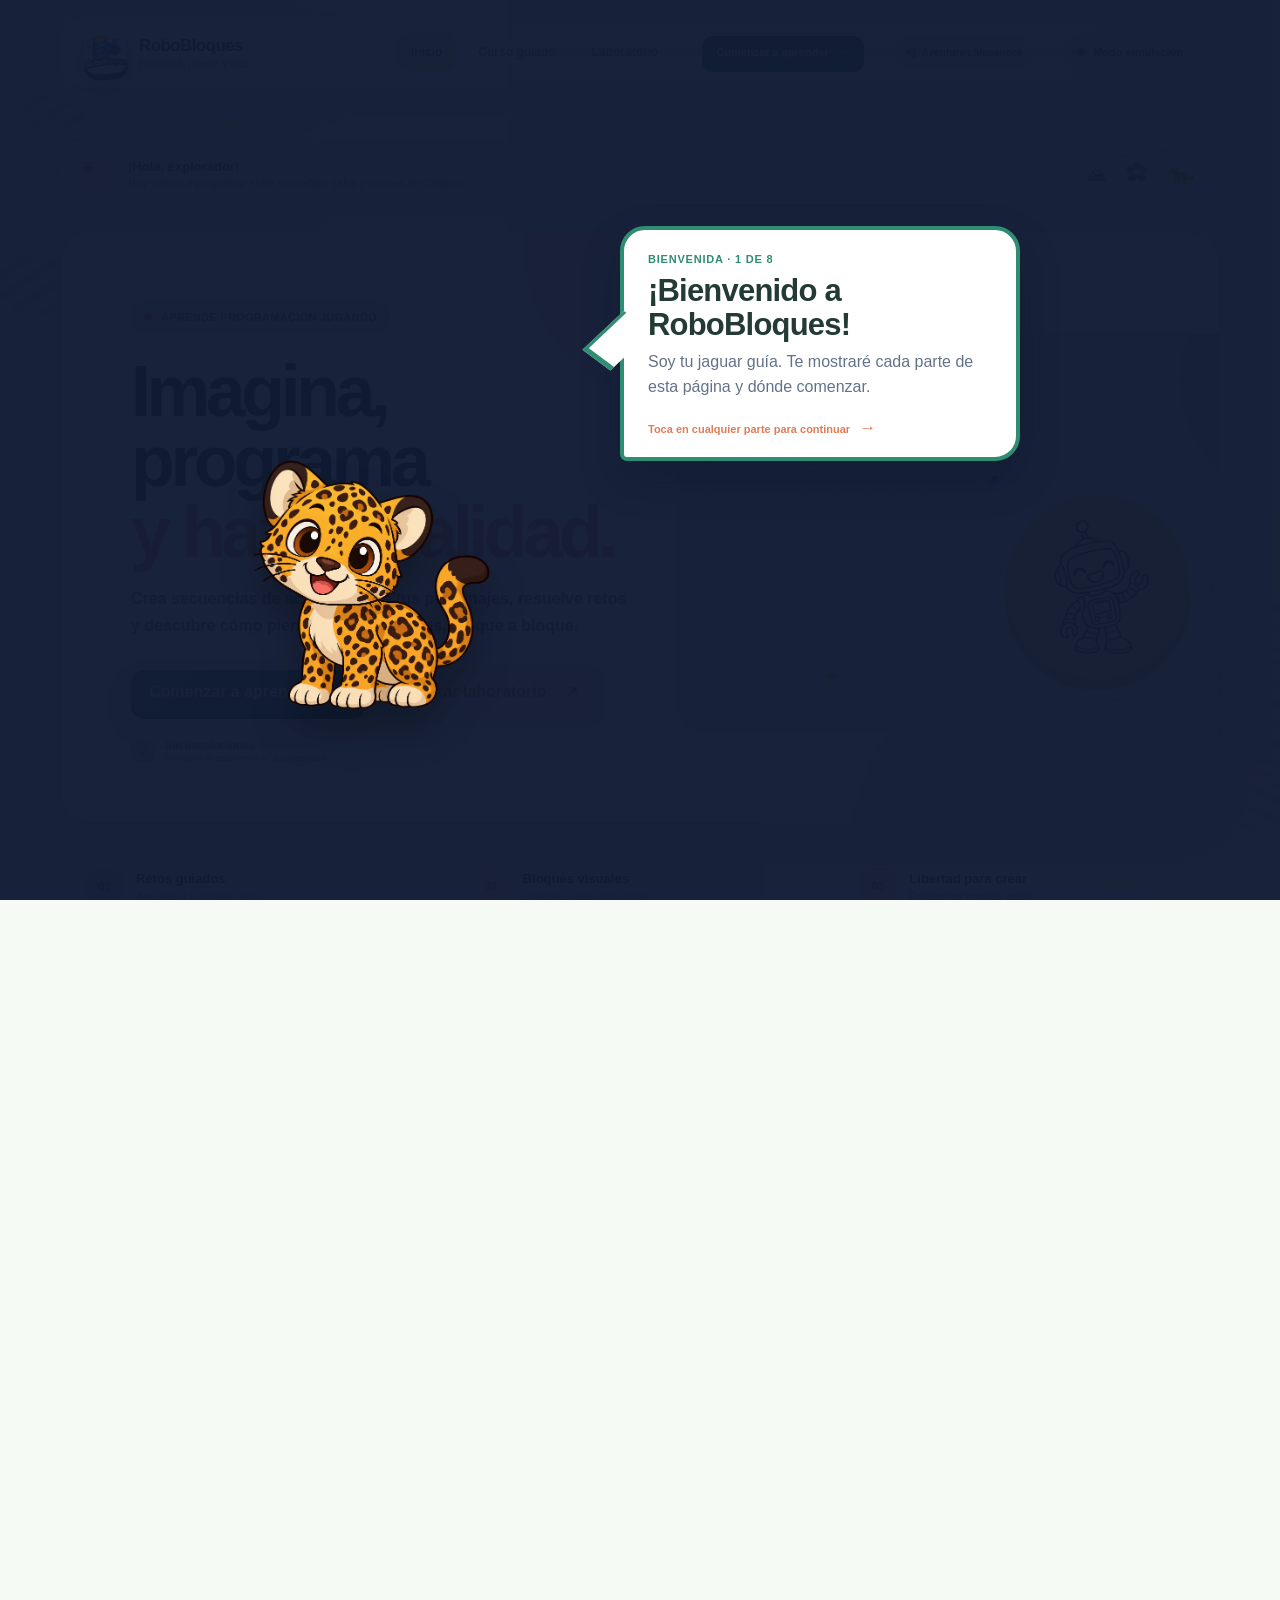
<file: index.html>
<!DOCTYPE html>
<html lang="es">
<head>
  <meta charset="UTF-8">
  <meta name="viewport" content="width=device-width, initial-scale=1.0">
  <meta name="theme-color" content="#287C72">
  <link rel="icon" type="image/png" href="Recursos/Logo.png">
  <link rel="shortcut icon" type="image/png" href="Recursos/Logo.png">
  <link rel="apple-touch-icon" href="Recursos/Logo.png">
  <title>RoboBloques | Inicio</title>
  <link rel="stylesheet" href="css/styles.css?v=20261118-welcome-character-fit-v16">
</head>
<body class="site-redesign jaguar-tour-active">
  <div class="app-shell">
    <header class="topbar">
      <a class="brand" href="index.html" aria-label="RoboBloques, ir al inicio">
        <span class="brand-mark brand-mark-css"><img src="Recursos/Logo.png" alt="Logo de RoboBloques"></span>
        <span><strong>RoboBloques</strong><small>Programa, prueba y crea</small></span>
      </a>
      <nav class="main-nav" aria-label="Navegación principal">
        <a href="index.html" class="nav-link is-active">Inicio</a>
        <a href="curso.html" class="nav-link">Curso guiado</a>
        <a href="sandbox.html" class="nav-link">Laboratorio</a>
      </nav>
      <a class="header-cta" href="curso.html">Comenzar a aprender <span aria-hidden="true">→</span></a>
      <span class="region-badge" aria-label="Ambientación de Chiapas"><span aria-hidden="true">🌿</span> Aventura chiapaneca</span>
      <div class="topbar-badge"><span class="status-dot"></span> Modo simulación</div>
    </header>

    <main>
      <div class="chiapas-banner" aria-label="Explora, aprende y crea en Chiapas"><span class="chiapas-banner-icon" aria-hidden="true">☀</span><div><strong>¡Hola, explorador!</strong><span>Hoy vamos a programar entre montañas, selva y colores de Chiapas.</span></div><span class="chiapas-banner-art" aria-hidden="true">⛰ ✿ 🐆</span></div>
      <section class="home-hero home-hero-new" aria-labelledby="home-title">
        <div class="hero-copy">
          <span class="hero-kicker"><i aria-hidden="true"></i> Aprende programación jugando</span>
          <h1 id="home-title">Imagina, programa<br><em>y hazlo realidad.</em></h1>
          <p class="home-helper">Crea secuencias de acciones para tus personajes, resuelve retos y descubre cómo piensan los programas, bloque a bloque.</p>
          <div class="home-hero-actions">
            <a class="button button-primary" href="curso.html">Comenzar a aprender <span aria-hidden="true">→</span></a>
            <a class="button button-secondary" href="sandbox.html">Explorar laboratorio <span aria-hidden="true">↗</span></a>
          </div>
          <div class="hero-note"><span class="hero-note-mark">✓</span><span><strong>Sin instalaciones</strong><small>Funciona directamente en tu navegador</small></span></div>
        </div>
        <div class="hero-lab-visual" aria-label="Robotcito y bloques de programación" role="img">
          <div class="hero-sky-shape"></div><div class="hero-grid"></div>
          <div class="hero-block hero-block-a"><b>⬆</b> Avanzar</div>
          <div class="hero-block hero-block-b"><b>↷</b> Girar</div>
          <div class="hero-block hero-block-c"><b>⏱</b> Esperar</div>
          <div class="hero-robot-platform"><span class="platform-ring"></span><img src="Recursos/robotcito.png" alt=""></div>
          <span class="hero-path-dot path-dot-one"></span><span class="hero-path-dot path-dot-two"></span>
          <span class="hero-star hero-star-one" aria-hidden="true">✦</span><span class="hero-star hero-star-two" aria-hidden="true">✦</span>
        </div>
      </section>

      <section class="home-proof-row" aria-label="Características de RoboBloques">
        <div><span class="proof-icon proof-blue">01</span><p><strong>Retos guiados</strong><small>Aprende a tu propio ritmo</small></p></div>
        <div><span class="proof-icon proof-yellow">02</span><p><strong>Bloques visuales</strong><small>Entiende cada instrucción</small></p></div>
        <div><span class="proof-icon proof-green">03</span><p><strong>Libertad para crear</strong><small>Prueba tus propias ideas</small></p></div>
      </section>

      <section class="home-demo-section" aria-labelledby="demo-title">
        <div class="demo-heading"><span class="eyebrow">Mira cómo funciona</span><h2 id="demo-title">Una idea. Tres bloques.<br><span>Un resultado que puedes ver.</span></h2><p>En RoboBloques, cada instrucción se convierte en una acción visible. Elige, ordena y observa.</p></div>
        <div class="product-demo" aria-label="Ejemplo visual de un programa">
          <div class="demo-code-panel"><div class="demo-panel-label"><span>Tu programa</span><b>3 bloques</b></div><div class="demo-block demo-move"><i>⬆</i><span><strong>Avanzar</strong><small>Mover hacia adelante</small></span><b>1</b></div><div class="demo-connector"></div><div class="demo-block demo-turn"><i>↷</i><span><strong>Girar derecha</strong><small>Cambiar de dirección</small></span><b>2</b></div><div class="demo-connector"></div><div class="demo-block demo-wait"><i>⏱</i><span><strong>Esperar</strong><small>Hacer una pausa</small></span><b>3</b></div></div>
          <div class="demo-stage"><span class="demo-stage-label">Escenario</span><span class="demo-cloud cloud-one"></span><span class="demo-cloud cloud-two"></span><span class="demo-track-line"></span><span class="demo-goal">✦</span><img src="Recursos/robotcito.png" alt="Robotcito listo para ejecutar el programa"><span class="demo-speech">¡Listo para explorar!</span></div>
          <div class="demo-result"><span class="demo-result-icon">✓</span><strong>Programa ejecutado</strong><p>Robotcito siguió tus instrucciones.</p><a href="sandbox.html">Probarlo en el laboratorio →</a></div>
        </div>
      </section>

      <section class="home-paths home-paths-new" aria-labelledby="options-title">
        <div class="section-heading home-section-heading"><div><span class="eyebrow">Dos formas de aprender</span><h2 id="options-title">Elige cómo quieres comenzar</h2></div><span class="home-heading-note">Puedes cambiar de camino cuando quieras</span></div>
        <div class="learning-modes">
          <article class="learning-mode mode-course"><div class="mode-illustration"><span class="mode-sun"></span><span class="mode-road"></span><span class="mode-flag">★</span><span class="mode-step mode-step-one">1</span><span class="mode-step mode-step-two">2</span><span class="mode-step mode-step-three">3</span></div><div class="mode-copy"><span class="mode-label">Ruta paso a paso</span><h3>Curso guiado</h3><p>Misiones cortas para conocer los bloques, ordenar instrucciones y ganar confianza creando.</p><div class="mode-meta"><span>10 misiones</span><span>•</span><span>Nivel inicial</span></div><a href="curso.html" class="mode-link">Comenzar el curso <b>→</b></a></div></article>
          <article class="learning-mode mode-lab"><div class="mode-illustration"><span class="mode-lab-circle"></span><span class="mode-lab-block lab-block-one">⬆</span><span class="mode-lab-block lab-block-two">↷</span><span class="mode-lab-block lab-block-three">⏱</span><span class="mode-lab-spark">✦</span></div><div class="mode-copy"><span class="mode-label">Experimentación libre</span><h3>Laboratorio creativo</h3><p>Combina acciones, programa a tus personajes y descubre qué ocurre con cada nueva idea.</p><div class="mode-meta"><span>Sin límite de ideas</span><span>•</span><span>Modo libre</span></div><a href="sandbox.html" class="mode-link">Abrir el laboratorio <b>↗</b></a></div></article>
        </div>
      </section>

      <section class="home-process" id="how-it-works" aria-labelledby="process-title"><div class="process-intro"><span class="eyebrow">Así se aprende</span><h2 id="process-title">Del primer bloque<br><span>a tu propia aventura.</span></h2><p>La interfaz te acompaña para que aprender programación se sienta como crear, no como memorizar.</p></div><div class="process-list"><div class="process-item"><span>01</span><div><strong>Elige tus bloques</strong><p>Selecciona las acciones que necesita tu personaje.</p></div></div><div class="process-item"><span>02</span><div><strong>Organiza las instrucciones</strong><p>Arma una secuencia y piensa qué ocurrirá primero.</p></div></div><div class="process-item"><span>03</span><div><strong>Ejecuta y descubre</strong><p>Observa el resultado, cambia tu idea y vuelve a intentarlo.</p></div></div></div></section>

      <section class="home-final-cta" aria-labelledby="final-title"><div><span class="eyebrow">Tu siguiente gran idea empieza aquí</span><h2 id="final-title">¿Qué quieres crear hoy?</h2><p>Empieza con una misión o abre el laboratorio y construye tu propia aventura.</p></div><div class="final-actions"><a class="button button-primary" href="curso.html">Comenzar a aprender →</a><a class="button button-light" href="sandbox.html">Ir al laboratorio ↗</a></div></section>
    </main>
    <footer><strong>RoboBloques</strong><span>Aprende, prueba y crea con bloques visuales.</span><nav aria-label="Enlaces del pie de página"><a href="index.html">Inicio</a><a href="curso.html">Curso guiado</a><a href="sandbox.html">Laboratorio</a></nav></footer>
  </div>
  <section class="jaguar-welcome" id="jaguar-welcome" aria-label="Bienvenida guiada" aria-live="polite">
    <div class="jaguar-welcome-scrim"></div>
    <div class="jaguar-overlay-panels" aria-hidden="true">
      <i class="jaguar-overlay-panel panel-top"></i>
      <i class="jaguar-overlay-panel panel-right"></i>
      <i class="jaguar-overlay-panel panel-bottom"></i>
      <i class="jaguar-overlay-panel panel-left"></i>
    </div>
    <div class="jaguar-guide" role="dialog" aria-modal="true" aria-labelledby="jaguar-guide-title">
      <div class="jaguar-speech" id="jaguar-speech">
        <span class="jaguar-speech-tail" aria-hidden="true"></span>
        <span class="jaguar-speech-step" id="jaguar-speech-step"></span>
        <h2 id="jaguar-guide-title">¡Bienvenido a RoboBloques!</h2>
        <p id="jaguar-guide-text">Soy tu jaguar guía. Toca la pantalla para conocer esta aventura.</p>
        <span class="jaguar-speech-hint">Toca en cualquier parte para continuar <b aria-hidden="true">→</b></span>
      </div>
      <img class="jaguar-guide-image jaguar-guide-image-left" src="Recursos/Jaguar Izq.png" alt="Jaguar guía de RoboBloques mirando a la izquierda">
      <img class="jaguar-guide-image jaguar-guide-image-right" src="Recursos/Jaguar Der.png" alt="" aria-hidden="true">
    </div>
    <div class="jaguar-spotlight" id="jaguar-spotlight" aria-hidden="true"></div>
  </section>
  <script src="js/welcome.js?v=20261118-welcome-character-fit-v16"></script>
  <script src="js/mobile-tour-layout.js?v=20261118-welcome-character-fit-v16"></script>
</body>
</html>
</file>
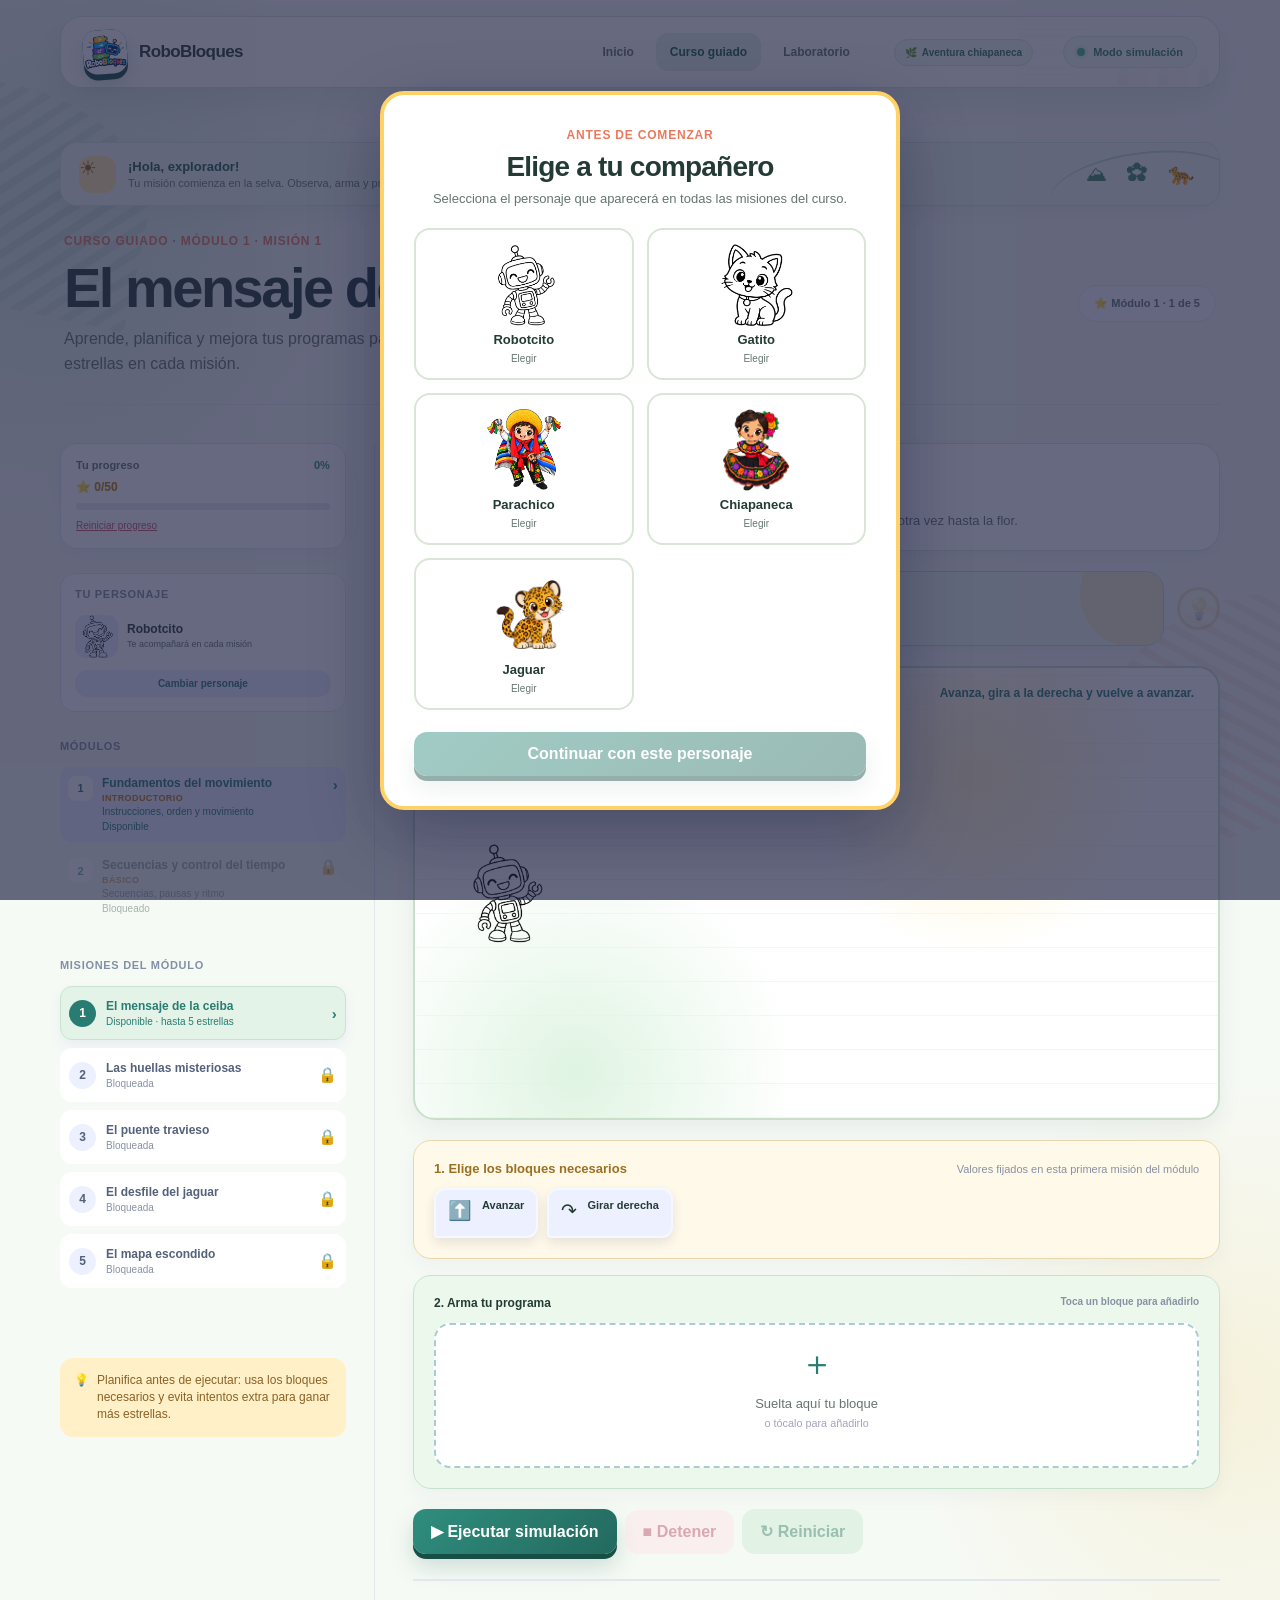
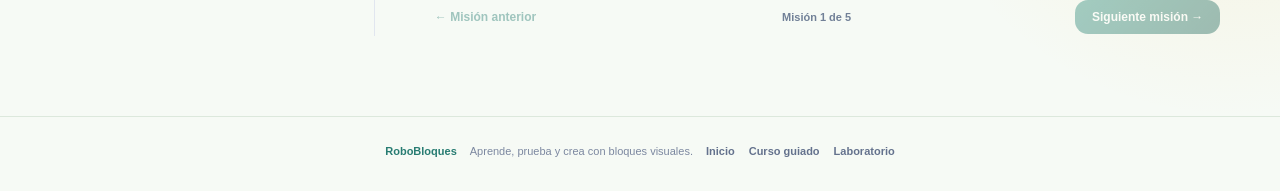
<file: curso.html>
<!DOCTYPE html>
<html lang="es">
<head>
  <meta charset="UTF-8">
  <meta name="viewport" content="width=device-width, initial-scale=1.0">
  <meta name="theme-color" content="#287C72">
  <link rel="icon" type="image/png" href="Recursos/Logo.png">
  <link rel="shortcut icon" type="image/png" href="Recursos/Logo.png">
  <link rel="apple-touch-icon" href="Recursos/Logo.png">
  <title>RoboBloques | Curso guiado</title>
  <link rel="stylesheet" href="css/styles.css?v=20261118-course-all-missions-v13">
</head>
<body class="site-redesign">
  <div class="app-shell">
    <header class="topbar">
      <a class="brand" href="index.html" aria-label="RoboBloques, ir al inicio"><span class="brand-mark brand-mark-css"><img src="Recursos/Logo.png" alt="Logo de RoboBloques"></span><span><strong>RoboBloques</strong></span></a>
      <nav class="main-nav" aria-label="Navegación principal"><a href="index.html" class="nav-link">Inicio</a><a href="curso.html" class="nav-link is-active">Curso guiado</a><a href="sandbox.html" class="nav-link">Laboratorio</a></nav>
      <span class="region-badge" aria-label="Ambientación de Chiapas"><span aria-hidden="true">🌿</span> Aventura chiapaneca</span>
      <div class="topbar-badge"><span class="status-dot"></span> Modo simulación</div>
    </header>
    <main>
      <div class="chiapas-banner" aria-label="Explora, aprende y crea en Chiapas"><span class="chiapas-banner-icon" aria-hidden="true">☀</span><div><strong>¡Hola, explorador!</strong><span>Tu misión comienza en la selva. Observa, arma y prueba.</span></div><span class="chiapas-banner-art" aria-hidden="true">⛰ ✿ 🐆</span></div>
      <section aria-labelledby="curso-title">
        <div class="page-header"><div><span class="eyebrow">Curso guiado · <span id="mission-eyebrow">Módulo 1 · Misión 1</span></span><h1 id="curso-title">Primer movimiento</h1><p id="course-description">Aprende, planifica y mejora tus programas para conseguir hasta 5 estrellas en cada misión.</p></div><span class="progress-badge" id="mission-progress">⭐ 1 de 5 misiones</span></div>
        <div class="lesson-layout">
          <aside class="lesson-sidebar"><div class="lesson-progress"><div class="progress-top"><span>Tu progreso</span><strong id="course-percent">0%</strong></div><div class="progress-stars" id="course-stars" aria-label="Estrellas acumuladas">⭐ 0/50</div><div class="progress-track"><span id="course-progress-bar" style="width: 0%"></span></div><button class="progress-reset" id="reset-course-progress" type="button">Reiniciar progreso</button></div><section class="course-character-card" aria-labelledby="course-character-title"><span class="list-title" id="course-character-title">Tu personaje</span><div class="course-character-current"><img id="course-character-preview" src="Recursos/robotcito.png" alt="Robotcito"><div><strong id="course-character-name">Robotcito</strong><small>Te acompañará en cada misión</small></div></div><button class="button button-character-change" id="change-course-character" type="button">Cambiar personaje</button></section><div class="module-nav" aria-label="Módulos del curso"><span class="list-title">Módulos</span><div id="module-list"></div></div><div class="lesson-list"><span class="list-title">Misiones del módulo</span><div id="mission-list"></div></div><div class="tip-box"><span>💡</span><p>Planifica antes de ejecutar: usa los bloques necesarios y evita intentos extra para ganar más estrellas.</p></div></aside>
          <div class="lesson-content">
            <div class="lesson-intro"><div class="lesson-number" id="lesson-number">01</div><div><span class="module-kicker" id="module-kicker">Introductorio · Fundamentos del movimiento</span><h2 id="lesson-title">Haz que avance</h2><p id="lesson-objective">Usa el bloque <strong>Avanzar</strong> para mover el carrito.</p></div></div>
            <div class="challenge-area"><div class="challenge-card"><span class="challenge-icon" aria-hidden="true">🎯</span><div><strong>Tu reto</strong><p id="lesson-challenge">Haz que tu personaje avance.</p></div></div><span class="hint-wrap challenge-hint-wrap"><button class="hint-button" type="button" disabled aria-label="Pista no disponible" aria-expanded="false" aria-controls="lesson-hint">💡</button><span class="lesson-hint" id="lesson-hint" role="status" aria-hidden="true"><span class="lesson-hint-icon" aria-hidden="true">💡</span><span><strong>Pista</strong><span id="lesson-hint-text"></span></span></span></span></div>
            <div class="lesson-stage" aria-label="Escenario de la misión"><img id="lesson-character" src="Recursos/robotcito.png" alt="Tu personaje"><span class="lesson-target" id="lesson-target">¡Haz que tu personaje avance!</span><div class="lesson-success" id="lesson-success" aria-live="assertive" aria-hidden="true"><button class="success-close" id="success-close" type="button" aria-label="Cerrar pantalla de misión completada">×</button><span class="success-energy success-energy-one" aria-hidden="true"></span><span class="success-energy success-energy-two" aria-hidden="true"></span><span class="success-energy success-energy-three" aria-hidden="true"></span><span class="success-energy success-energy-four" aria-hidden="true"></span><span class="success-star" aria-hidden="true">★</span><span class="success-star-core" aria-hidden="true">✦</span><span class="success-burst success-burst-one" aria-hidden="true">✦</span><span class="success-burst success-burst-two" aria-hidden="true">✦</span><span class="success-burst success-burst-three" aria-hidden="true">✦</span><span class="success-burst success-burst-four" aria-hidden="true">✦</span><span class="success-spark success-spark-one" aria-hidden="true"></span><span class="success-spark success-spark-two" aria-hidden="true"></span><span class="success-spark success-spark-three" aria-hidden="true"></span><span class="success-spark success-spark-four" aria-hidden="true"></span><strong>¡Misión completada!</strong><span>Tu programa llegó al objetivo.</span><div class="success-score-panel"><strong class="success-score" id="success-score" aria-label="Puntaje de la misión">⭐⭐⭐⭐⭐</strong><span class="success-score-label" id="success-score-label">Alcanzaste 5 estrellas</span><span class="success-score-details" id="success-score-details"></span></div><div class="success-actions"><button class="button button-success-replay" id="success-replay" type="button">↻ Intentar para mejorar</button><button class="button button-success-prev" id="success-prev" type="button" hidden>← Misión anterior</button><button class="button button-success-next" id="success-next" type="button" hidden>Siguiente misión →</button></div></div></div>
            <div class="lesson-success-scrim" id="lesson-success-scrim" aria-hidden="true"></div>
            <div class="lesson-block-picker"><div><strong>1. Elige los bloques necesarios</strong><small id="block-note">Solo los bloques de esta misión están disponibles</small></div><div class="lesson-blocks" id="lesson-blocks" aria-label="Bloques disponibles para la misión"></div></div>
            <div class="block-workspace lesson-workspace"><div class="workspace-label"><span>2. Arma tu programa</span><small>Toca un bloque para añadirlo</small></div><div class="lesson-drop-zone" id="lesson-drop-zone" tabindex="0"></div></div>
            <div class="lesson-guide" id="lesson-guide" aria-live="polite" aria-hidden="true"><div class="lesson-guide-backdrop"></div><div class="lesson-guide-spotlight" id="lesson-guide-spotlight" aria-hidden="true"></div><div class="lesson-action-demo lesson-drag-demo" id="lesson-drag-demo" aria-hidden="true"><span class="demo-drag-block">⬆️ <strong>Avanzar</strong></span><span class="demo-drag-hand">👆</span></div><div class="lesson-action-demo lesson-execute-demo" id="lesson-execute-demo" aria-hidden="true"><span class="demo-click-hand">👆</span><span class="demo-click-ring"></span></div><div class="lesson-guide-card"><img class="lesson-guide-mentor" src="Recursos/Parachico.png" alt="Parachico te acompaña durante la misión"><span class="lesson-guide-step" id="lesson-guide-step"></span><span class="lesson-guide-icon" id="lesson-guide-icon">🧩</span><span class="lesson-guide-arrow" aria-hidden="true">↓</span><h3 id="lesson-guide-title"></h3><p id="lesson-guide-text"></p><button class="button button-primary" id="lesson-guide-next" type="button">Siguiente ➜</button></div></div>
            <div class="lesson-actions"><button class="button button-primary execute-button" type="button">▶ Ejecutar simulación</button><button class="button button-stop stop-lesson-button" type="button" disabled>■ Detener</button><button class="button button-restart restart-lesson-button" type="button" disabled>↻ Reiniciar</button></div>
            <nav class="lesson-navigation" aria-label="Navegación entre misiones"><button class="button button-quiet" id="previous-mission" type="button">← Misión anterior</button><span id="mission-navigation-status">Misión 1 de 5</span><button class="button button-primary" id="next-mission" type="button">Siguiente misión →</button></nav>
          </div>
        </div>
      </section>
    </main>
    <div class="course-character-modal" id="course-character-modal" role="dialog" aria-modal="true" aria-labelledby="course-character-modal-title" aria-hidden="true">
      <div class="course-character-modal-card">
        <span class="eyebrow">Antes de comenzar</span>
        <h2 id="course-character-modal-title">Elige a tu compañero</h2>
        <p>Selecciona el personaje que aparecerá en todas las misiones del curso.</p>
        <div class="course-character-options" id="course-character-options"></div>
        <button class="button button-primary" id="confirm-course-character" type="button" disabled>Continuar con este personaje</button>
      </div>
    </div>
    <footer><strong>RoboBloques</strong><span>Aprende, prueba y crea con bloques visuales.</span><nav aria-label="Enlaces del pie de página"><a href="index.html">Inicio</a><a href="curso.html">Curso guiado</a><a href="sandbox.html">Laboratorio</a></nav></footer>
  </div>
  <script src="js/app.js?v=20261118-course-all-missions-v13"></script>
</body>
</html>
</file>
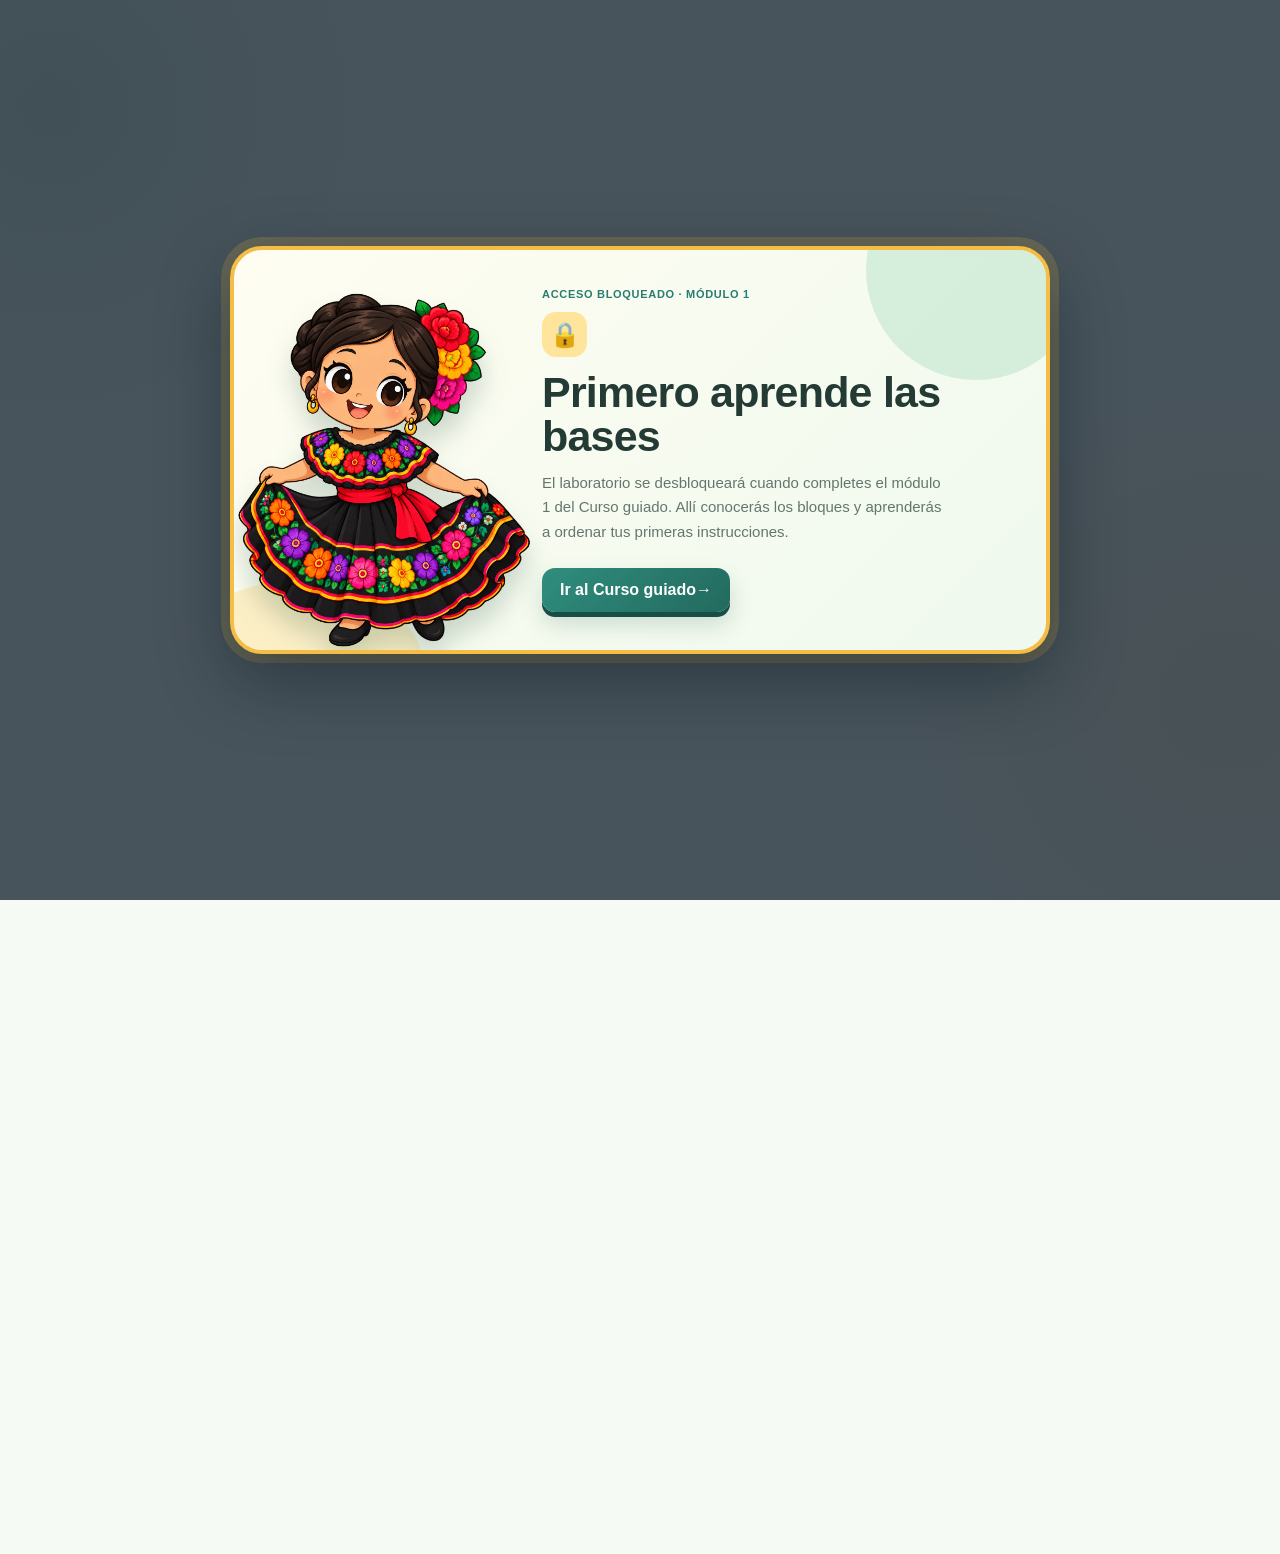
<file: sandbox.html>
<!DOCTYPE html>
<html lang="es">
<head>
  <meta charset="UTF-8">
  <meta name="viewport" content="width=device-width, initial-scale=1.0">
  <meta name="theme-color" content="#287C72">
  <link rel="icon" type="image/png" href="Recursos/Logo.png">
  <link rel="shortcut icon" type="image/png" href="Recursos/Logo.png">
  <link rel="apple-touch-icon" href="Recursos/Logo.png">
  <title>RoboBloques | Laboratorio creativo</title>
  <link rel="stylesheet" href="css/styles.css?v=20261118-unified-mobile-tours-v5">
</head>
<body class="site-redesign laboratory-locked">
  <section class="laboratory-lock" id="laboratory-lock" aria-label="Laboratorio bloqueado" aria-modal="true" role="dialog">
    <div class="laboratory-lock-scrim"></div>
    <div class="laboratory-lock-card">
      <img class="laboratory-lock-mentor" src="Recursos/Chiapaneca.png" alt="Chiapaneca te explica el acceso al laboratorio">
      <div class="laboratory-lock-message">
        <span class="laboratory-lock-step" id="laboratory-lock-step">Acceso bloqueado · Módulo 1</span>
        <span class="laboratory-lock-icon" id="laboratory-lock-icon" aria-hidden="true">🔒</span>
        <h2 id="laboratory-lock-title">Primero aprende las bases</h2>
        <p id="laboratory-lock-text">El laboratorio se desbloqueará cuando completes el módulo 1 del Curso guiado. Allí conocerás los bloques y aprenderás a ordenar tus primeras instrucciones.</p>
        <button class="button button-primary" id="laboratory-lock-course" type="button">Ir al Curso guiado <span aria-hidden="true">→</span></button>
      </div>
    </div>
  </section>
  <div class="app-shell">
    <header class="topbar">
      <a class="brand" href="index.html" aria-label="RoboBloques, ir al inicio">
        <span class="brand-mark brand-mark-css"><img src="Recursos/Logo.png" alt="Logo de RoboBloques"></span>
        <span><strong>RoboBloques</strong><small>Programa, prueba y crea</small></span>
      </a>
      <nav class="main-nav" id="laboratory-navigation" aria-label="Navegación principal">
        <a href="index.html" class="nav-link">Inicio</a>
        <a href="curso.html" class="nav-link">Curso guiado</a>
        <a href="sandbox.html" class="nav-link is-active">Laboratorio</a>
        <button class="mobile-navigation-close" id="mobile-navigation-close" type="button" aria-label="Ocultar menú de navegación">×</button>
      </nav>
      <span class="region-badge" aria-label="Ambientación de Chiapas"><span aria-hidden="true">🌿</span> Aventura chiapaneca</span>
      <div class="topbar-badge"><span class="status-dot"></span> Modo simulación</div>
    </header>

    <main class="workspace-page">
      <button class="mobile-navigation-toggle" id="mobile-navigation-toggle" type="button" aria-controls="laboratory-navigation" aria-expanded="false"><span aria-hidden="true">⌂</span><span class="sr-only">Abrir menú de navegación</span></button>
      <button class="mobile-panel-toggle" id="mobile-block-menu-toggle" type="button" aria-controls="biblioteca" aria-expanded="false"><span aria-hidden="true">🧩</span><span class="sr-only">Abrir menú de bloques</span></button>
      <button class="mobile-sequence-toggle" id="mobile-sequence-menu-toggle" type="button" aria-controls="programa" aria-expanded="false"><span aria-hidden="true">📋</span><span class="sr-only">Abrir menú de secuencia</span></button>
      <div class="chiapas-banner" aria-label="Explora, aprende y crea en Chiapas"><span class="chiapas-banner-icon" aria-hidden="true">☀</span><div><strong>¡Hola, explorador!</strong><span>Construye tu recorrido y descubre la selva a tu manera.</span></div><span class="chiapas-banner-art" aria-hidden="true">⛰ ✿ 🐆</span></div>
      <section class="workspace-heading" aria-labelledby="workspace-title">
        <div>
          <span class="eyebrow">Laboratorio creativo</span>
          <h1 id="workspace-title">Crea tu propia <span>aventura</span></h1>
          <p>Selecciona un personaje, agrega acciones y observa cómo las realiza en el escenario. En celular puedes tocar los personajes y bloques para agregarlos.</p>
        </div>
        <div class="workspace-actions" id="workspace-execution-menu">
          <button class="mobile-execution-toggle" id="mobile-execution-toggle" type="button" aria-controls="workspace-execution-menu" aria-expanded="false" aria-label="Abrir controles de ejecución"><span class="execution-chevron" aria-hidden="true"></span></button>
          <span class="mobile-execution-label">Controles</span>
          <button class="button button-primary" id="execute-program" type="button">▶ Ejecutar</button>
          <button class="button button-stop" id="stop-program" type="button" disabled>■ Detener</button>
          <button class="button button-restart" id="restart-program" type="button" disabled>↻ Reiniciar</button>
        </div>
      </section>

      <section class="workspace-layout" aria-label="Espacio de programación">
        <section class="program-panel" id="biblioteca" aria-labelledby="program-title">
          <div class="program-panel-heading">
            <div><span class="eyebrow">Biblioteca</span><h2 id="program-title">Bloques</h2></div>
            <button class="mobile-library-close" id="mobile-library-close" type="button" aria-label="Cerrar menú de bloques">×</button>
          </div>
          <div class="program-content">
            <div class="block-library" aria-label="Bloques disponibles">
              <div class="action-buttons" id="action-buttons"></div>
            </div>
          </div>
        </section>
        <div class="stage-column">
          <div class="stage-toolbar"><div><strong>Escenario</strong><span id="stage-status">Selecciona un personaje para comenzar</span></div><span class="stage-counter" id="stage-counter">0 personajes</span></div>
          <div class="stage" id="escenario" aria-label="Escenario de simulación"><svg class="paint-layer" id="paint-layer" viewBox="0 0 100 100" preserveAspectRatio="none" aria-hidden="true"></svg></div>
          <p class="simulation-message" id="simulation-message" aria-live="polite"></p>
        </div>
      </section>

      <section class="sequence-panel" id="programa" aria-labelledby="sequence-title">
        <div class="sequence-panel-heading">
          <div><span class="eyebrow">Programación del personaje</span><h2 id="sequence-title">Secuencia de acciones</h2></div>
          <div class="sequence-character-actions">
            <button class="mobile-sequence-close" id="mobile-sequence-close" type="button" aria-label="Cerrar secuencia de acciones">×</button>
            <span class="sequence-character" id="sequence-character">Selecciona un personaje</span>
            <button class="delete-character-button" id="delete-character" type="button" disabled>🗑 Borrar personaje</button>
          </div>
        </div>
        <div class="sequence" id="sequence" aria-label="Secuencia de acciones"></div>
      </section>
    </main>
    <footer><strong>RoboBloques</strong><span>Aprende, prueba y crea con bloques visuales.</span><nav aria-label="Enlaces del pie de página"><a href="index.html">Inicio</a><a href="curso.html">Curso guiado</a><a href="sandbox.html">Laboratorio</a></nav></footer>
  </div>
  <section class="jaguar-welcome laboratory-tour" id="laboratory-tour" aria-label="Guía del laboratorio" aria-live="polite">
    <div class="jaguar-welcome-scrim"></div>
    <div class="jaguar-overlay-panels" aria-hidden="true">
      <i class="jaguar-overlay-panel panel-top"></i>
      <i class="jaguar-overlay-panel panel-right"></i>
      <i class="jaguar-overlay-panel panel-bottom"></i>
      <i class="jaguar-overlay-panel panel-left"></i>
    </div>
    <div class="jaguar-guide guide-welcome" role="dialog" aria-modal="true" aria-labelledby="laboratory-tour-title">
      <div class="jaguar-speech">
        <span class="jaguar-speech-tail" aria-hidden="true"></span>
        <span class="jaguar-speech-step" id="laboratory-tour-step"></span>
        <h2 id="laboratory-tour-title"></h2>
        <p id="laboratory-tour-text"></p>
        <span class="jaguar-speech-hint">Toca para continuar <b aria-hidden="true">→</b></span>
      </div>
      <img class="jaguar-guide-image jaguar-guide-image-left" src="Recursos/Chiapaneca.png" alt="Chiapaneca guía del laboratorio">
    </div>
    <div class="jaguar-spotlight" id="laboratory-tour-spotlight" aria-hidden="true"></div>
  </section>
  <script src="js/app.js"></script>
  <script src="js/laboratory-lock.js"></script>
  <script src="js/laboratory-tour.js?v=20261118-unified-mobile-tours-v5"></script>
  <script src="js/mobile-tour-layout.js?v=20261118-unified-mobile-tours-v5"></script>
</body>
</html>
</file>
<file: css/styles.css>
:root {
  --ink: #202344;
  --muted: #747894;
  --purple: #5b5ce2;
  --purple-dark: #4849c9;
  --lavender: #efefff;
  --yellow: #ffc857;
  --mint: #d9f7ee;
  --pink: #ffe5f0;
  --line: #e6e6f3;
  --white: #fff;
  --shadow: 0 16px 40px rgba(55, 54, 133, .1);
}

/* Sistema fluido global: los componentes escalan antes de necesitar un breakpoint. */
:root {
  --page-gutter-fluid: clamp(12px, 4vw, 36px);
}

html,
body {
  max-width: 100%;
  overflow-x: clip;
}

img,
svg,
video,
canvas {
  max-width: 100%;
}

.site-redesign main,
.site-redesign .topbar {
  width: min(1160px, calc(100% - (var(--page-gutter-fluid) * 2)));
}

.site-redesign main {
  padding-inline: 0;
}

.site-redesign .topbar {
  gap: clamp(10px, 2.5vw, 30px);
}

.site-redesign .home-hero-new {
  grid-template-columns: minmax(0, 1fr) minmax(280px, .95fr);
  gap: clamp(20px, 4vw, 64px);
  padding-inline: clamp(22px, 6vw, 70px);
}

.site-redesign .home-hero-new h1 {
  font-size: clamp(2.5rem, 5.6vw, 4.625rem);
}

.home-proof-row,
.learning-modes,
.product-demo,
.entry-grid {
  grid-template-columns: repeat(auto-fit, minmax(min(100%, 240px), 1fr));
}

.site-redesign .lesson-layout {
  grid-template-columns: minmax(210px, .78fr) minmax(0, 2fr);
}

.site-redesign .workspace-layout {
  grid-template-columns: minmax(220px, .8fr) minmax(0, 2fr);
}

.entry-card,
.learning-mode,
.lesson-content,
.home-demo-section,
.stage-column,
.program-panel,
.sequence-panel {
  container-type: inline-size;
}

.entry-card,
.learning-mode,
.lesson-intro,
.challenge-card,
.lesson-block-picker,
.lesson-workspace,
.lesson-actions,
.lesson-navigation,
.stage-toolbar,
.sequence-panel-heading {
  min-width: 0;
}

.entry-card p,
.learning-mode p,
.lesson-intro p,
.challenge-card p,
.stage-toolbar span,
.sequence-character {
  overflow-wrap: anywhere;
}

.hero-lab-visual,
.demo-stage,
.lesson-stage {
  aspect-ratio: 16 / 9;
}

@container (max-width: 420px) {
  .entry-card {
    display: grid;
    grid-template-columns: minmax(56px, 76px) minmax(0, 1fr);
    gap: clamp(12px, 4cqw, 20px);
    min-height: 0;
    padding: clamp(16px, 5cqw, 24px);
  }

  .entry-card .card-icon {
    width: 100%;
    height: auto;
    aspect-ratio: 1;
  }

  .entry-card h3 {
    font-size: clamp(1.05rem, 6cqw, 1.4rem);
  }
}

@container (max-width: 520px) {
  .learning-mode {
    grid-template-columns: minmax(76px, 30%) minmax(0, 1fr);
  }

  .mode-copy {
    min-width: 0;
    padding: clamp(14px, 4cqw, 22px);
  }

  .mode-meta {
    flex-wrap: wrap;
  }
}

@media (max-width: 768px) {
  .site-redesign main {
    width: min(100% - 24px, 560px);
  }

  .site-redesign .home-hero-new {
    grid-template-columns: 1fr;
  }

  .site-redesign .lesson-layout,
  .site-redesign .workspace-layout {
    grid-template-columns: 1fr;
  }

  .site-redesign .lesson-actions,
  .site-redesign .lesson-navigation {
    flex-wrap: wrap;
  }

  .site-redesign .lesson-navigation > * {
    min-width: min(100%, 150px);
    flex: 1 1 150px;
  }
}

@media (max-width: 480px) {
  .site-redesign .home-hero-new h1 {
    letter-spacing: -0.08em;
  }

  .site-redesign .home-hero-new .hero-lab-visual {
    aspect-ratio: 1 / 1;
  }

  .site-redesign .lesson-stage,
  .site-redesign .demo-stage {
    aspect-ratio: 4 / 3;
  }
}

* { box-sizing: border-box; }
html { scroll-behavior: smooth; }
body { margin: 0; background: #fafaff; color: var(--ink); font-family: "Trebuchet MS", "Segoe UI", sans-serif; }
a { color: inherit; text-decoration: none; }
button { font: inherit; }
.app-shell { min-height: 100vh; }
.topbar { height: 76px; display: flex; align-items: center; gap: 36px; padding: 0 max(24px, calc((100% - 1180px) / 2)); background: var(--white); border-bottom: 1px solid var(--line); }
.brand { display: flex; align-items: center; gap: 10px; margin-right: auto; }
.brand-mark { display: grid; place-items: center; width: 48px; height: 48px; overflow: hidden; border-radius: 14px; background: var(--lavender); font-size: 25px; }
.brand-mark img { display: block; width: 100%; height: 100%; object-fit: contain; }
.brand strong, .brand small { display: block; }
.brand strong { font-size: 18px; letter-spacing: -.4px; }
.brand small { color: var(--muted); font-size: 11px; margin-top: 2px; }
.main-nav { display: flex; align-self: stretch; gap: 25px; }
.nav-link { display: flex; align-items: center; color: var(--muted); font-size: 14px; font-weight: 700; position: relative; }
.nav-link.is-active, .nav-link:hover { color: var(--purple); }
.nav-link.is-active::after { content: ""; position: absolute; right: 0; bottom: 0; left: 0; height: 3px; border-radius: 3px 3px 0 0; background: var(--purple); }
.topbar-badge, .progress-badge { padding: 9px 13px; border-radius: 20px; background: #f6f6fc; color: var(--muted); font-size: 11px; font-weight: 700; white-space: nowrap; }
.status-dot { display: inline-block; width: 8px; height: 8px; margin-right: 5px; border-radius: 50%; background: #4fcd9b; box-shadow: 0 0 0 3px #dff9ee; }
main { max-width: 1180px; margin: 0 auto; padding: 54px 24px 70px; }
.view { display: none; animation: appear .35s ease; }
.view.is-visible { display: block; }
@keyframes appear { from { opacity: 0; transform: translateY(6px); } to { opacity: 1; transform: translateY(0); } }
.hero { display: flex; align-items: center; justify-content: space-between; min-height: 350px; padding: 25px 74px; overflow: hidden; border-radius: 30px; background: linear-gradient(120deg, #eaeaff, #f5f2ff); }
.hero-copy { max-width: 540px; }
.eyebrow { display: inline-block; color: var(--purple); font-size: 12px; font-weight: 800; letter-spacing: .5px; text-transform: uppercase; }
h1, h2, h3, p { margin-top: 0; }
h1 { margin: 10px 0 14px; font-size: clamp(34px, 5vw, 51px); line-height: 1.05; letter-spacing: -1.8px; }
h1 span { color: var(--purple); }
.hero p, .page-header p { max-width: 475px; color: var(--muted); line-height: 1.6; }
.button { display: inline-flex; align-items: center; justify-content: center; border: 0; border-radius: 12px; padding: 13px 18px; cursor: pointer; font-weight: 800; transition: transform .2s, box-shadow .2s, background .2s; }
.button:hover { transform: translateY(-2px); }
.button-primary { color: white; background: var(--purple); box-shadow: 0 8px 18px rgba(91, 92, 226, .22); }
.button-primary:hover { background: var(--purple-dark); }
.button-quiet { color: var(--purple); background: transparent; }
.hero .button { gap: 18px; margin-top: 11px; }
.hero-robot { position: relative; display: grid; place-items: center; width: 340px; height: 290px; }
.robot-face { display: grid; place-items: center; width: 255px; height: 240px; overflow: visible; z-index: 2; }
.robot-face img { display: block; width: auto; height: auto; max-width: 100%; max-height: 100%; object-fit: contain; object-position: center; }
.robot-wheels { display: flex; justify-content: space-between; width: 173px; margin-top: -4px; z-index: 1; }
.robot-wheels span { width: 38px; height: 59px; border-radius: 50%; background: var(--ink); }
.hero-shadow { position: absolute; bottom: 17px; width: 250px; height: 22px; border-radius: 50%; background: rgba(91, 92, 226, .16); }
.spark { position: absolute; color: var(--purple); font-size: 27px; }.spark-one { top: 20px; right: 18px; }.spark-two { bottom: 73px; left: 15px; font-size: 19px; }
.section-heading { display: flex; align-items: end; justify-content: space-between; margin: 50px 0 21px; }
h2 { margin: 6px 0 0; font-size: 27px; letter-spacing: -.8px; }
.step-pill { padding: 8px 12px; border-radius: 16px; color: #ad7415; background: #fff4d9; font-size: 11px; font-weight: 800; }
.entry-grid { display: grid; grid-template-columns: 1fr 1fr; gap: 22px; }
.entry-card { display: flex; gap: 24px; min-height: 190px; padding: 28px; border-radius: 22px; border: 1px solid transparent; box-shadow: var(--shadow); transition: transform .2s, box-shadow .2s; }
.entry-card:hover { transform: translateY(-4px); box-shadow: 0 20px 44px rgba(55, 54, 133, .16); }
.entry-card-course { background: var(--white); border-color: #e5e4ff; }.entry-card-sandbox { background: #fff8e9; border-color: #ffedc2; }
.card-icon { display: grid; place-items: center; width: 112px; height: 112px; flex: none; overflow: visible; border-radius: 25px; background: var(--lavender); }.card-icon img { display: block; width: auto; height: auto; max-width: 100%; max-height: 100%; object-fit: contain; object-position: center; }.entry-card-sandbox .card-icon { background: #ffebb9; }
.card-label { display: block; margin-bottom: 8px; color: var(--muted); font-size: 11px; font-weight: 800; letter-spacing: .4px; text-transform: uppercase; }
.entry-card h3, .status-copy h3 { margin: 0 0 8px; font-size: 22px; }.entry-card p { margin-bottom: 18px; color: var(--muted); font-size: 13px; line-height: 1.5; }.card-action { color: var(--purple); font-size: 12px; font-weight: 800; }.card-action b { margin-left: 7px; }
.status-panel { display: flex; align-items: center; gap: 24px; margin-top: 24px; padding: 20px 28px; border: 1px solid var(--line); border-radius: 18px; background: white; }.status-illustration { display: grid; place-items: center; width: 130px; height: 82px; overflow: visible; border-radius: 18px; background: var(--mint); }.status-illustration img { display: block; width: auto; height: auto; max-width: 100%; max-height: 100%; object-fit: contain; object-position: center; }.status-copy { flex: 1; }.status-copy .card-label { margin-bottom: 3px; }.status-copy h3 { font-size: 16px; margin-bottom: 3px; }.status-copy p { margin: 0; color: var(--muted); font-size: 12px; }.connection-status { color: #43a982; font-size: 12px; font-weight: 800; }
.page-header { display: flex; align-items: end; justify-content: space-between; margin-bottom: 35px; }.page-header h1 { margin-bottom: 8px; font-size: 42px; }.page-header p { margin-bottom: 0; }
.lesson-layout, .sandbox-layout { display: grid; grid-template-columns: 250px 1fr; gap: 32px; }.lesson-sidebar { padding-right: 25px; border-right: 1px solid var(--line); }.progress-top { display: flex; justify-content: space-between; margin-bottom: 9px; color: var(--muted); font-size: 11px; font-weight: 800; }.progress-top strong { color: var(--purple); }.progress-stars { margin: -3px 0 9px; color: #b87900; font-size: 12px; font-weight: 900; }.progress-track { height: 7px; overflow: hidden; border-radius: 5px; background: #e9e9f5; }.progress-track span { display: block; height: 100%; border-radius: inherit; background: var(--purple); }.lesson-list { margin-top: 35px; }.list-title, .menu-title { display: block; margin-bottom: 15px; color: var(--muted); font-size: 11px; font-weight: 800; letter-spacing: .7px; text-transform: uppercase; }.lesson-item { display: flex; align-items: center; gap: 10px; padding: 12px 8px; margin-bottom: 8px; border-radius: 12px; }.lesson-item.is-current { background: var(--lavender); color: var(--purple); }.lesson-item.is-locked { color: #a9aabd; }.lesson-item > span { display: grid; place-items: center; width: 27px; height: 27px; border-radius: 50%; background: white; font-size: 12px; font-weight: 800; }.lesson-item.is-current > span { color: white; background: var(--purple); }.lesson-item div { flex: 1; }.lesson-item strong, .lesson-item small { display: block; }.lesson-item strong { font-size: 12px; }.lesson-item small { margin-top: 3px; font-size: 10px; }.lesson-item b { font-size: 15px; }.tip-box { display: flex; gap: 8px; margin-top: 70px; padding: 14px; border-radius: 13px; background: #fff4d9; color: #9a7228; font-size: 12px; line-height: 1.4; }.tip-box p { margin: 0; }.lesson-intro { display: flex; gap: 17px; align-items: center; }.lesson-number { display: grid; place-items: center; width: 48px; height: 48px; color: var(--purple); border-radius: 14px; background: var(--lavender); font-size: 17px; font-weight: 900; }.lesson-intro h2 { margin: 0 0 4px; font-size: 21px; }.lesson-intro p { margin: 0; color: var(--muted); font-size: 13px; }.challenge-card { display: flex; gap: 13px; margin: 25px 0; padding: 16px; border-radius: 14px; background: var(--mint); color: #267c67; }.challenge-icon { font-size: 25px; }.challenge-card strong { display: block; margin-bottom: 4px; font-size: 12px; }.challenge-card p { margin: 0; font-size: 12px; line-height: 1.45; }
.module-nav { margin-top: 24px; }.module-item { display: flex; align-items: flex-start; gap: 9px; width: 100%; margin-bottom: 7px; padding: 9px 8px; border: 0; border-radius: 11px; color: var(--muted); background: transparent; cursor: pointer; text-align: left; }.module-item:hover:not(:disabled), .module-item.is-current { color: var(--purple); background: var(--lavender); }.module-item:disabled { cursor: not-allowed; opacity: .55; }.module-item > span { display: grid; flex: 0 0 25px; place-items: center; width: 25px; height: 25px; border-radius: 8px; color: var(--purple); background: white; font-size: 11px; font-weight: 900; }.module-item div { flex: 1; }.module-item strong, .module-item small { display: block; }.module-item strong { font-size: 12px; line-height: 1.25; }.module-item small { margin-top: 2px; font-size: 10px; line-height: 1.25; }.module-item .module-level { color: #b87913; font-size: 9px; font-weight: 900; letter-spacing: .4px; text-transform: uppercase; }.module-item b { font-size: 15px; }.module-kicker { display: block; margin-bottom: 3px; color: var(--purple); font-size: 10px; font-weight: 900; letter-spacing: .6px; text-transform: uppercase; }
.progress-reset { margin-top: 10px; padding: 0; border: 0; background: transparent; color: var(--muted); font-size: 10px; text-decoration: underline; cursor: pointer; }
.progress-reset:hover, .progress-reset:focus-visible { color: var(--purple); }
.course-character-card { margin-top: 24px; padding: 14px; border: 1px solid #e5e4ff; border-radius: 15px; background: #fff; }
.course-character-current { display: flex; align-items: center; gap: 9px; margin-bottom: 12px; }
.course-character-current img { width: 43px; height: 43px; object-fit: contain; border-radius: 11px; background: var(--lavender); }
.course-character-current strong, .course-character-current small { display: block; }
.course-character-current strong { color: var(--ink); font-size: 12px; }
.course-character-current small { margin-top: 3px; color: var(--muted); font-size: 9px; line-height: 1.25; }
.button-character-change { width: 100%; padding: 8px 10px; color: var(--purple); background: var(--lavender); font-size: 10px; }
.button-character-change:hover, .button-character-change:focus-visible { background: #e2e2ff; }
.course-character-modal { position: fixed; z-index: 1200; inset: 0; display: none; place-items: center; padding: 20px; background: rgba(32, 35, 68, .68); }
.course-character-modal.is-visible { display: grid; }
.course-character-modal-card { width: min(520px, 100%); padding: 30px; border: 4px solid #ffd166; border-radius: 24px; background: #fff; box-shadow: 0 24px 70px rgba(8, 14, 48, .3); text-align: center; }
.course-character-modal-card h2 { margin: 8px 0; font-size: 28px; }
.course-character-modal-card > p { margin-bottom: 22px; color: var(--muted); font-size: 13px; }
.course-character-options { display: grid; grid-template-columns: repeat(auto-fit, minmax(150px, 1fr)); gap: 13px; margin-bottom: 22px; }
.course-character-option { display: grid; justify-items: center; gap: 6px; padding: 14px 10px; border: 2px solid var(--line); border-radius: 16px; color: var(--ink); background: #fff; cursor: pointer; }
.course-character-option:hover, .course-character-option:focus-visible, .course-character-option.is-selected { border-color: var(--purple); background: var(--lavender); }
.course-character-option img { width: 82px; height: 82px; object-fit: contain; }
.course-character-option strong { font-size: 13px; }
.course-character-option span { color: var(--muted); font-size: 10px; }
.course-character-option.is-selected span { color: var(--purple); font-weight: 800; }
.course-character-modal-card .button { width: 100%; }
.course-character-modal-open { overflow: hidden; }
@media (max-width: 700px) {
  .jaguar-guide.is-positioned {
    left: 12px !important;
    right: 12px !important;
    top: auto !important;
    bottom: 12px !important;
    width: calc(100% - 24px) !important;
    max-width: 430px;
    transform: none !important;
  }

  .jaguar-guide.guide-final {
    top: 14px !important;
    bottom: auto !important;
  }

  html.course-character-modal-open,
  body.course-character-modal-open {
    height: 100%;
    overflow: hidden;
    overscroll-behavior: none;
  }

  .course-character-modal {
    display: none;
    align-items: flex-start;
    justify-items: center;
    overflow-y: auto;
    overscroll-behavior: contain;
    padding: 12px;
    -webkit-overflow-scrolling: touch;
  }

  .course-character-modal.is-visible {
    display: grid;
  }

  .course-character-modal-card {
    width: 100%;
    max-height: calc(100dvh - 24px);
    box-sizing: border-box;
    padding: 20px 16px 16px;
    overflow-y: auto;
    overscroll-behavior: contain;
    -webkit-overflow-scrolling: touch;
  }

  .course-character-modal-card h2 {
    margin: 4px 0 6px;
    font-size: 23px;
  }

  .course-character-modal-card > p {
    margin-bottom: 14px;
    font-size: 12px;
  }

  .course-character-options {
    grid-template-columns: repeat(2, minmax(0, 1fr));
    gap: 8px;
    margin-bottom: 14px;
  }

  .course-character-option {
    gap: 3px;
    padding: 8px 6px;
  }

  .course-character-option img {
    width: 58px;
    height: 58px;
  }

  .course-character-option strong {
    font-size: 11px;
  }
}
.block-workspace { min-height: 310px; padding: 20px; border: 2px dashed #cfcef4; border-radius: 17px; background: #f8f8ff; }.workspace-label { display: flex; justify-content: space-between; color: var(--ink); font-size: 12px; font-weight: 800; }.workspace-label small { color: var(--muted); font-weight: 600; }.empty-program { display: grid; place-items: center; height: 195px; color: var(--muted); text-align: center; }.plus-icon { display: block; color: var(--purple); font-size: 34px; }.empty-program p { font-size: 13px; line-height: 1.5; }.empty-program small { color: #a3a4bb; }.workspace-placeholder { color: #c0c0d5; font-size: 11px; text-align: center; }.lesson-actions { display: flex; align-items: center; gap: 8px; margin-top: 20px; }.simulation-message { min-height: 18px; margin: 13px 0 0; color: #3b967b; font-size: 12px; font-weight: 800; }
.sandbox-header { align-items: center; }.sandbox-header .button { flex: none; }.sandbox-layout { grid-template-columns: 220px 1fr; }.blocks-menu { padding-right: 18px; }.category-button { display: flex; align-items: center; gap: 11px; width: 100%; margin-bottom: 6px; padding: 12px 10px; border: 0; border-radius: 11px; color: var(--muted); background: transparent; cursor: pointer; font-size: 12px; font-weight: 800; text-align: left; }.category-button span { font-size: 19px; }.category-button b { margin-left: auto; font-size: 18px; }.category-button:hover, .category-button.is-selected { color: var(--purple); background: var(--lavender); }.menu-note { margin-top: 50px; padding: 14px; border-radius: 13px; color: #a17626; background: #fff5db; font-size: 11px; line-height: 1.5; }.sandbox-board { min-width: 0; padding: 22px; border: 1px solid var(--line); border-radius: 20px; background: white; box-shadow: var(--shadow); }.board-toolbar { display: flex; align-items: center; justify-content: space-between; margin-bottom: 22px; }.board-toolbar strong, .board-toolbar span { display: block; }.board-toolbar strong { font-size: 17px; }.board-toolbar span { margin-top: 4px; color: var(--muted); font-size: 11px; }.board-count { padding: 7px 9px; border-radius: 10px; color: var(--purple) !important; background: var(--lavender); font-weight: 800; }.visual-blocks { display: grid; grid-template-columns: repeat(2, minmax(0, 1fr)); gap: 12px; }.visual-block { display: flex; align-items: center; gap: 10px; min-height: 62px; padding: 15px; border-radius: 12px; color: white; box-shadow: 0 5px 11px rgba(40, 40, 80, .11); }.visual-block .block-icon { font-size: 23px; }.visual-block strong { display: block; font-size: 13px; }.visual-block small { display: block; margin-top: 4px; opacity: .8; font-size: 10px; }.block-movement { background: #5b5ce2; }.block-control { background: #ed9b42; }.block-loop { background: #47b895; }.block-condition { background: #d76596; }.block-sensor { background: #4b9aca; }.blockly-reserved { display: grid; place-items: center; min-height: 210px; margin-top: 24px; border: 2px dashed #d3d2ee; border-radius: 13px; color: #b0b0c6; text-align: center; }.blockly-reserved span { font-size: 28px; opacity: .7; }.blockly-reserved strong { margin-top: 8px; color: #9999b4; font-size: 13px; }.blockly-reserved p { margin: 5px 20px 0; font-size: 11px; }
footer { padding: 22px; color: #a6a6b9; font-size: 11px; text-align: center; } footer span:first-child { color: var(--purple); font-weight: 800; }
@media (max-width: 760px) { .topbar { height: auto; flex-wrap: wrap; gap: 12px; padding: 14px 20px 0; }.brand { margin-right: auto; }.topbar-badge { display: none; }.main-nav { order: 3; width: 100%; height: 42px; gap: 22px; }.nav-link { font-size: 12px; }.hero { padding: 35px 25px; }.hero-robot { display: none; }.entry-grid, .lesson-layout, .sandbox-layout { grid-template-columns: 1fr; }.section-heading { margin-top: 36px; }.lesson-sidebar { padding-right: 0; border-right: 0; }.tip-box { margin-top: 20px; }.page-header { align-items: start; flex-direction: column; gap: 15px; }.sandbox-header .button { align-self: stretch; }.blocks-menu { padding-right: 0; }.category-button { display: inline-flex; width: auto; margin-right: 3px; }.category-button b { display: none; }.menu-note { display: none; }.visual-blocks { grid-template-columns: 1fr; }.sandbox-board { padding: 16px; } }
@media (max-width: 460px) { main { padding: 30px 16px 50px; }.hero { border-radius: 21px; }.hero h1 { font-size: 36px; }.entry-card { gap: 14px; padding: 20px; }.card-icon { width: 48px; height: 48px; font-size: 25px; }.entry-card h3 { font-size: 18px; }.status-panel { align-items: start; flex-wrap: wrap; }.connection-status { width: 100%; margin-left: 67px; }.page-header h1 { font-size: 35px; }.lesson-actions { align-items: stretch; flex-direction: column; }.lesson-actions .button { width: 100%; } }

/* Estilo infantil del laboratorio y piezas interactivas */
body { background: #fffaf2; }
.topbar { border-bottom: 4px solid #ffe7a8; box-shadow: 0 4px 0 rgba(255, 200, 87, .12); }
.brand-mark { background: #ffe9a8; transform: rotate(-4deg); }
.hero { background: linear-gradient(120deg, #d9f6ef 0%, #e9e4ff 55%, #ffe4ef 100%); border: 3px solid white; box-shadow: 0 10px 0 #c8e9df; }
.hero-copy h1 { color: #27345f; }
.hero-copy h1 span { color: #ef6c9d; }
.hero .button-primary, .sandbox-header .button-primary { background: #f06b9c; box-shadow: 0 5px 0 #c84978; }
.hero .button-primary:hover, .sandbox-header .button-primary:hover { background: #df5689; box-shadow: 0 3px 0 #c84978; }
.robot-face { background: #ffd166; border-color: #27345f; }
.section-heading h2, .page-header h1 { color: #27345f; }
.entry-card { border: 3px solid white; box-shadow: 0 7px 0 rgba(91, 92, 226, .18); }
.entry-card-course { background: #e6e2ff; border-color: #cfc9ff; }
.entry-card-sandbox { background: #ffe9b6; border-color: #ffd67a; }
.entry-card h3 { color: #27345f; }
.status-panel { border: 3px solid white; box-shadow: 0 5px 0 #dcefe8; background: #e2f8ef; }
.sandbox-header { padding: 25px 30px; border-radius: 24px; background: #ffe9b6; border: 3px solid white; box-shadow: 0 7px 0 #f1d687; }
.sandbox-header h1 { margin-top: 5px; margin-bottom: 2px; }
.sandbox-layout { margin-top: 29px; grid-template-columns: 220px minmax(0, 1fr); }
.blocks-menu { padding: 19px 14px 20px; border-radius: 22px; background: #e9e4ff; box-shadow: 0 6px 0 #d2cbff; }
.menu-title { color: #5b5ce2; padding-left: 8px; }
.category-button { color: #52577d; border: 2px solid transparent; }
.category-button:hover, .category-button.is-selected { color: #413db2; border-color: #aaa4f5; background: white; }
.menu-note { background: #fff8d9; border: 2px dashed #f5c75a; }
.sandbox-board { padding: 26px; border: 3px solid white; background: #ffffff; box-shadow: 0 7px 0 #ddd9ef; }
.board-toolbar { padding-bottom: 14px; border-bottom: 2px dashed #dddaf2; }
.board-toolbar strong { color: #27345f; font-size: 21px; }
.board-count { background: #e1f7ed; color: #2d9b79 !important; border: 2px solid #b6e9d7; }
.visual-blocks { grid-template-columns: repeat(3, minmax(0, 1fr)); gap: 14px; }
.visual-block { min-height: 83px; align-items: flex-start; padding: 15px 13px; border: 3px solid rgba(255, 255, 255, .55); border-radius: 17px 17px 17px 5px; cursor: grab; user-select: none; transition: transform .18s, filter .18s, box-shadow .18s; }
.visual-block:hover, .visual-block:focus { transform: translateY(-5px) rotate(-1deg); filter: saturate(1.12); box-shadow: 0 9px 0 rgba(39, 52, 95, .16); outline: none; }
.visual-block:active, .visual-block.is-dragging { cursor: grabbing; opacity: .55; transform: scale(.97); }
.visual-block .block-icon { font-size: 27px; }
.visual-block strong { font-size: 14px; }
.program-area { margin-top: 27px; padding: 18px; border-radius: 20px; background: #f4f2ff; border: 3px solid #d6d1ff; }
.program-heading { display: flex; align-items: center; justify-content: space-between; color: #413db2; font-size: 15px; font-weight: 900; }
.program-heading button { border: 0; padding: 6px 10px; border-radius: 9px; color: #df5689; background: #ffe1ed; cursor: pointer; font-size: 11px; font-weight: 800; }
.drop-zone { display: flex; flex-wrap: wrap; align-content: flex-start; align-items: center; gap: 10px; min-height: 145px; margin-top: 13px; padding: 15px; border: 3px dashed #aba5ea; border-radius: 15px; background: #fff; transition: background .2s, border-color .2s, transform .2s; }
.drop-zone.is-over { border-color: #f06b9c; background: #fff1f7; transform: scale(1.01); }
.drop-hint { display: grid; width: 100%; place-items: center; gap: 4px; color: #8b8ca9; text-align: center; }
.drop-hint span { font-size: 28px; }.drop-hint strong { color: #5b5ce2; font-size: 14px; }.drop-hint small { line-height: 1.4; font-size: 11px; }
.program-block { display: flex; align-items: center; gap: 8px; min-width: 145px; padding: 12px 9px 12px 13px; border-radius: 12px 12px 12px 4px; color: white; box-shadow: 0 4px 0 rgba(39, 52, 95, .18); animation: block-pop .22s ease-out; }.program-block span { font-size: 20px; }.program-block strong { flex: 1; font-size: 12px; }.program-block button { padding: 0 3px; border: 0; color: white; background: transparent; cursor: pointer; font-size: 18px; font-weight: 900; }
@keyframes block-pop { from { opacity: 0; transform: scale(.7) rotate(-4deg); } to { opacity: 1; transform: scale(1) rotate(0); } }
.program-area .blockly-reserved { min-height: 86px; margin-top: 14px; border-width: 2px; background: rgba(255, 255, 255, .5); }.program-area .blockly-reserved span { font-size: 20px; }.program-area .blockly-reserved strong { margin-top: 3px; font-size: 11px; }.program-area .blockly-reserved p { margin: 2px 0 0; font-size: 10px; }
.block-control { background: #f2a33f; }.block-loop { background: #44b991; }.block-sensor { background: #4d9fd0; }.block-movement { background: #6868e7; }
@media (max-width: 900px) { .visual-blocks { grid-template-columns: repeat(2, minmax(0, 1fr)); } }
@media (max-width: 760px) { .sandbox-header { padding: 20px; }.sandbox-layout { margin-top: 20px; }.blocks-menu { padding: 15px 9px; }.visual-blocks { grid-template-columns: repeat(2, minmax(0, 1fr)); }.program-area { padding: 13px; } }
@media (max-width: 460px) { .visual-blocks { grid-template-columns: 1fr; }.visual-block { min-height: 68px; align-items: center; }.sandbox-board { padding: 18px 14px; }.drop-zone { min-height: 160px; } }

/* Inicio simple y curso guiado con bloques visibles */
.home-hero { min-height: 320px; padding: 28px 70px; }
.home-helper { margin-bottom: 0 !important; color: #5d6385 !important; font-size: 18px; font-weight: 700; }
.home-section-heading { margin-top: 39px; }
.home-section-heading h2 { font-size: 25px; }
.home-status { margin-top: 22px; }
.home-status .status-copy h3 { font-size: 17px; }
.lesson-block-picker { margin: 23px 0 13px; padding: 14px 16px; border: 2px solid #ffe09a; border-radius: 15px; background: #fff8dd; }
.challenge-area { display: flex; align-items: center; gap: 13px; margin: 20px 0 18px; }
.challenge-area .challenge-card { flex: 1; margin: 0; }
.challenge-hint-wrap { position: relative; display: inline-flex; flex: 0 0 auto; }
.challenge-hint-wrap .hint-button { display: grid; place-items: center; width: 43px; height: 43px; padding: 0; border: 3px solid #f0b72f; border-radius: 50%; background: #fff4c7; color: #704c00; font-size: 21px; line-height: 1; box-shadow: 0 4px 0 #e4a91f; cursor: pointer; transition: transform .18s ease, background .18s ease, opacity .18s ease; }
.challenge-hint-wrap .hint-button:not(:disabled):hover, .challenge-hint-wrap .hint-button:not(:disabled):focus-visible { background: #ffe89a; transform: translateY(-2px); }
.challenge-hint-wrap .hint-button:disabled { cursor: not-allowed; opacity: .38; box-shadow: none; filter: grayscale(.5); }
.challenge-hint-wrap .lesson-hint { right: 0; bottom: calc(100% + 14px); }
.challenge-card { position: relative; display: flex; align-items: center; gap: 13px; margin: 20px 0 18px; padding: 17px 19px; overflow: hidden; border: 3px solid #706fe8; border-radius: 20px; background: linear-gradient(135deg, #f4f2ff 0%, #fff 58%, #fff7d7 100%); box-shadow: 0 7px 0 rgba(91, 92, 226, .13), 0 10px 22px rgba(55, 54, 133, .1); }
.challenge-card::after { position: absolute; top: -34px; right: -27px; width: 110px; height: 110px; border-radius: 50%; background: rgba(255, 200, 87, .22); content: ""; pointer-events: none; }
.challenge-card-heading { position: relative; z-index: 1; display: flex; align-items: center; gap: 11px; }
.challenge-icon { display: grid; flex: 0 0 48px; place-items: center; width: 48px; height: 48px; border-radius: 15px; background: #706fe8; box-shadow: 0 4px 0 #5253c9; font-size: 26px; }
.challenge-label { display: block; color: #6d6cbd; font-size: 10px; font-weight: 900; letter-spacing: .8px; text-transform: uppercase; }
.challenge-card h3 { margin: 1px 0 0; color: var(--ink); font-size: 21px; }
.challenge-card > div { position: relative; z-index: 1; }
.challenge-card > div > strong { display: block; margin-bottom: 4px; color: var(--ink); font-size: 14px; }
.challenge-card > div > p { margin: 0; color: #267c67; font-size: 13px; font-weight: 800; line-height: 1.45; }
.challenge-kind { position: relative; z-index: 1; margin-left: auto; padding: 6px 9px; border: 2px solid #f0b72f; border-radius: 999px; background: #fff8d9; color: #765700; font-size: 10px; font-weight: 900; text-transform: uppercase; }
.challenge-main { position: relative; z-index: 1; padding: 12px 14px; border-left: 5px solid #f06b9c; border-radius: 9px; background: rgba(255, 255, 255, .78); }
.challenge-main strong { display: block; margin-bottom: 3px; color: #3b3a91; font-size: 16px; }
.challenge-main p { margin: 0; color: var(--muted); font-size: 13px; line-height: 1.45; }
.challenge-sequence-wrap { position: relative; z-index: 1; }
.challenge-subtitle { display: block; margin-bottom: 8px; color: #6d6cbd; font-size: 10px; font-weight: 900; letter-spacing: .6px; text-transform: uppercase; }
.challenge-sequence { display: flex; align-items: center; flex-wrap: wrap; gap: 7px; min-height: 42px; }
.challenge-step { display: inline-flex; align-items: center; gap: 6px; padding: 9px 11px; border: 2px solid #aba5ea; border-radius: 10px 10px 10px 3px; background: #fff; color: #3b3a91; font-size: 12px; font-weight: 800; box-shadow: 0 3px 0 #dedcff; }
.challenge-step-icon { font-size: 17px; }
.challenge-arrow { color: #f06b9c; font-size: 19px; font-weight: 900; }
.challenge-free { padding: 9px 12px; border: 2px dashed #f0b72f; border-radius: 11px; background: #fffdf0; color: #765700; font-size: 12px; font-weight: 800; }
.challenge-start { position: relative; z-index: 1; display: flex; align-items: center; gap: 8px; padding-top: 11px; border-top: 2px dashed rgba(112, 111, 232, .25); color: #4d4b9e; font-size: 12px; }
.challenge-start > span { display: grid; flex: 0 0 26px; place-items: center; width: 26px; height: 26px; border-radius: 50%; background: #ffe89a; font-size: 15px; }
.lesson-stage { position: relative; display: flex; align-items: center; min-height: 170px; margin: 20px 0; overflow: hidden; padding: 18px 34px; border: 3px solid #e5e4ff; border-radius: 18px; background: linear-gradient(180deg, #fff, #f5f3ff); }
.lesson-stage img { position: relative; z-index: 1; width: 112px; height: 100px; object-fit: contain; transition: none; }
.lesson-target { position: absolute; top: 18px; right: 24px; color: var(--purple); font-size: 12px; font-weight: 800; }
.lesson-success-scrim { position: fixed; z-index: 1090; inset: 0; display: none; background: rgba(18, 24, 58, .78); pointer-events: none; }
.lesson-success-scrim.is-visible { display: block; pointer-events: auto; animation: success-scrim-in .35s ease-out both; }
.lesson-success { position: absolute; z-index: 3; inset: 0; display: grid; place-content: center; justify-items: center; overflow: hidden; color: var(--ink); background: radial-gradient(circle at center, rgba(255, 255, 255, .97) 0 21%, rgba(255, 237, 162, .93) 22%, rgba(255, 255, 255, .88) 52%, rgba(112, 111, 232, .7) 100%); opacity: 0; pointer-events: none; transform: scale(.8); }
.lesson-success::before, .lesson-success::after { position: absolute; top: 50%; left: 50%; width: 20px; height: 20px; border-radius: 4px; content: ""; opacity: 0; pointer-events: none; }
.lesson-success::before { background: #f06b9c; box-shadow: -150px -62px #f0b72f, 153px -48px #287c72, -178px 35px #706fe8, 170px 67px #ff8b5f, -93px 105px #287c72, 107px 112px #f06b9c, -207px -8px #ffcf4a, 210px 12px #706fe8; transform: rotate(18deg); }
.lesson-success::after { width: 270px; height: 270px; border: 7px dotted rgba(255, 255, 255, .9); border-radius: 50%; background: transparent; box-shadow: 0 0 0 14px rgba(255, 200, 87, .22), 0 0 0 30px rgba(255, 255, 255, .14); transform: translate(-50%, -50%) scale(.2); }
.lesson-success.is-visible { animation: success-splash 1.05s cubic-bezier(.2, .8, .2, 1) forwards; }
.lesson-success.is-visible { position: fixed; z-index: 1100; inset: 50% auto auto 50%; width: min(620px, calc(100% - 32px)); min-height: 390px; padding: 42px 24px; border: 5px solid #ffd166; border-radius: 32px; box-sizing: border-box; transform: translate(-50%, -50%) scale(.8); box-shadow: 0 0 0 10px rgba(255, 209, 102, .2), 0 24px 70px rgba(8, 14, 48, .45); }
.success-close { position: absolute; z-index: 5; top: 12px; right: 14px; display: grid; width: 36px; height: 36px; place-items: center; border: 0; border-radius: 50%; color: #513d00; background: rgba(255, 255, 255, .8); font-size: 28px; line-height: 1; cursor: pointer; }
.success-close:hover { background: #fff; transform: scale(1.05); }
.lesson-success.is-visible::before { animation: success-confetti 1.15s .08s ease-out forwards; }
.lesson-success.is-visible::after { animation: success-ring 1.1s ease-out forwards; }
.success-star { position: relative; z-index: 1; display: block; color: var(--yellow); font-size: clamp(94px, 20vw, 156px); line-height: .72; text-shadow: 0 8px 0 #e7a932, 0 0 16px #fff, 0 0 42px rgba(255, 200, 87, .95); transform: scale(.1) rotate(-25deg); }
.lesson-success.is-visible .success-star { animation: star-splash .95s cubic-bezier(.15, .9, .25, 1.25) forwards, star-orbit 2.2s 1s ease-in-out infinite; }
.success-burst { position: absolute; z-index: 1; color: #fff; font-size: 42px; opacity: 0; text-shadow: 0 0 16px currentColor; }
.success-burst-one { color: #ffd166; }
.success-burst-two { color: #f06b9c; }
.success-burst-three { color: #8fe1c2; }
.success-burst-four { color: #9da5ff; }
.lesson-success.is-visible .success-burst { animation: success-burst-explode 1.1s cubic-bezier(.16,.84,.32,1) forwards; }
.lesson-success.is-visible .success-burst-one { --burst-x: -170px; --burst-y: -90px; }
.lesson-success.is-visible .success-burst-two { --burst-x: 170px; --burst-y: -70px; animation-delay: .08s; }
.lesson-success.is-visible .success-burst-three { --burst-x: -190px; --burst-y: 85px; animation-delay: .14s; }
.lesson-success.is-visible .success-burst-four { --burst-x: 190px; --burst-y: 75px; animation-delay: .2s; }
.success-spark { position: absolute; top: 50%; left: 50%; z-index: 1; width: 8px; height: 28px; border-radius: 999px; background: #fff; box-shadow: 0 0 12px 3px currentColor; color: #ffd166; opacity: 0; transform: translate(-50%, -50%) rotate(var(--spark-angle)) scale(.2); }
.success-spark-one, .success-spark-three, .success-spark-five, .success-spark-seven { width: 6px; height: 20px; }
.success-spark-one { --spark-angle: 0deg; --spark-x: 0px; --spark-y: -190px; }
.success-spark-two { --spark-angle: 45deg; --spark-x: 135px; --spark-y: -135px; color: #f06b9c; }
.success-spark-three { --spark-angle: 90deg; --spark-x: 190px; --spark-y: 0px; }
.success-spark-four { --spark-angle: 135deg; --spark-x: 135px; --spark-y: 135px; color: #8fe1c2; }
.success-spark-five { --spark-angle: 180deg; --spark-x: 0px; --spark-y: 190px; }
.success-spark-six { --spark-angle: 225deg; --spark-x: -135px; --spark-y: 135px; color: #9da5ff; }
.success-spark-seven { --spark-angle: 270deg; --spark-x: -190px; --spark-y: 0px; }
.success-spark-eight { --spark-angle: 315deg; --spark-x: -135px; --spark-y: -135px; color: #f06b9c; }
.lesson-success.is-visible .success-spark { animation: success-spark-shoot 1.25s .12s cubic-bezier(.15,.8,.25,1) forwards; }
.lesson-success.is-visible .success-spark-two { animation-delay: .18s; }
.lesson-success.is-visible .success-spark-three { animation-delay: .24s; }
.lesson-success.is-visible .success-spark-four { animation-delay: .3s; }
.lesson-success.is-visible .success-spark-five { animation-delay: .36s; }
.lesson-success.is-visible .success-spark-six { animation-delay: .42s; }
.lesson-success.is-visible .success-spark-seven { animation-delay: .48s; }
.lesson-success.is-visible .success-spark-eight { animation-delay: .54s; }
.success-energy { position: absolute; top: 50%; left: 50%; width: 34px; height: 34px; border: 5px solid #ffd166; border-radius: 50%; opacity: 0; transform: translate(-50%, -50%) scale(.2); }
.success-energy-one { border-color: #ffd166; }
.success-energy-two { border-color: #f06b9c; }
.success-energy-three { border-color: #8fe1c2; }
.success-energy-four { border-color: #9da5ff; }
.lesson-success.is-visible .success-energy { animation: success-energy-wave 1.8s cubic-bezier(.15,.8,.25,1) forwards; }
.lesson-success.is-visible .success-energy-two { animation-delay: .16s; }
.lesson-success.is-visible .success-energy-three { animation-delay: .32s; }
.lesson-success.is-visible .success-energy-four { animation-delay: .48s; }
.success-star-core { position: absolute; z-index: 2; color: #fff; font-size: 42px; opacity: 0; text-shadow: 0 0 22px #fff, 0 0 42px #ffd166; }
.lesson-success.is-visible .success-star-core { animation: core-flash 1.15s .2s ease-out forwards; }
.lesson-success strong { position: relative; z-index: 1; margin-top: 14px; color: var(--purple); font-size: clamp(25px, 5vw, 42px); text-shadow: 0 3px 0 #fff; }
.lesson-success > span:last-child { position: relative; z-index: 1; margin-top: 5px; color: var(--ink); font-size: clamp(15px, 3vw, 21px); font-weight: 900; }
.success-actions { position: relative; z-index: 4; display: flex; align-items: center; justify-content: center; flex-wrap: wrap; gap: 10px; margin-top: 25px; pointer-events: auto; }
.success-actions .button { min-height: 42px; padding: 10px 14px; border-radius: 12px; font-size: 12px; font-weight: 900; }
.button-success-replay { color: #fff; background: #287c72; box-shadow: 0 4px 0 #1d6159; }
.button-success-prev { color: #34426d; background: #eef0ff; box-shadow: 0 4px 0 #cdd2f5; }
.button-success-next { color: #513d00; background: #ffd166; box-shadow: 0 4px 0 #e0a932; }
.success-actions .button:hover { transform: translateY(-2px); filter: saturate(1.1); }
.success-actions [hidden] { display: none; }
@keyframes success-splash { 0% { opacity: 0; transform: translate(-50%, -50%) scale(.8); } 35% { opacity: 1; transform: translate(-50%, -50%) scale(1.05); } 62%, 100% { opacity: 1; transform: translate(-50%, -50%) scale(1); } }
.progress-stars { margin: -3px 0 9px; color: #b87900; font-size: 12px; font-weight: 900; }
.progress-stars { margin-top: 8px; color: #b87900; font-size: 12px; font-weight: 900; }
.success-score { margin-top: 14px !important; color: #e7a932 !important; font-size: clamp(22px, 5vw, 34px) !important; letter-spacing: 3px; text-shadow: 0 2px 0 #fff !important; }
.success-score-details { position: relative; z-index: 1; margin-top: 4px; color: var(--muted); font-size: 12px; font-weight: 800; }
.lesson-success > strong + span { position: relative; z-index: 1; margin-top: 5px; color: var(--ink); font-size: clamp(15px, 3vw, 21px); font-weight: 900; }
@keyframes star-splash { 0% { opacity: 0; transform: scale(.1) rotate(-25deg); } 48% { opacity: 1; transform: scale(1.28) rotate(10deg); } 72% { transform: scale(.92) rotate(-5deg); } 100% { opacity: 1; transform: scale(1) rotate(0); } }
@keyframes star-orbit { 0%, 100% { transform: scale(1) rotate(0); filter: brightness(1); } 25% { transform: scale(1.12) rotate(8deg); filter: brightness(1.35); } 50% { transform: scale(.96) rotate(-8deg); filter: brightness(1.05); } 75% { transform: scale(1.08) rotate(5deg); filter: brightness(1.5); } }
@keyframes success-ring { 0% { opacity: 0; transform: translate(-50%, -50%) scale(.2); } 45% { opacity: 1; } 100% { opacity: 0; transform: translate(-50%, -50%) scale(1.8); } }
@keyframes success-confetti { 0% { opacity: 0; transform: rotate(18deg) scale(.2); } 25% { opacity: 1; } 100% { opacity: 0; transform: rotate(18deg) scale(1.15) translateY(-8px); } }
@keyframes success-wiggle { 0%, 100% { transform: rotate(0) scale(1); } 50% { transform: rotate(4deg) scale(1.04); } }
@keyframes success-scrim-in { from { opacity: 0; } to { opacity: 1; } }
@keyframes success-burst-explode { 0% { opacity: 0; transform: translate(0, 0) scale(.15) rotate(0); } 18% { opacity: 1; } 100% { opacity: 0; transform: translate(var(--burst-x), var(--burst-y)) scale(1.55) rotate(180deg); } }
@keyframes success-energy-wave { 0% { opacity: 0; transform: translate(-50%, -50%) scale(.2); } 18% { opacity: .95; } 100% { opacity: 0; transform: translate(-50%, -50%) scale(10); } }
@keyframes core-flash { 0% { opacity: 0; transform: scale(.1) rotate(-45deg); } 25% { opacity: 1; transform: scale(2.2) rotate(20deg); } 55% { opacity: 1; transform: scale(.9) rotate(-8deg); } 100% { opacity: .7; transform: scale(1) rotate(0); } }
@keyframes success-spark-shoot { 0% { opacity: 0; transform: translate(-50%, -50%) rotate(var(--spark-angle)) translate(0) scale(.2); } 18% { opacity: 1; } 100% { opacity: 0; transform: translate(-50%, -50%) rotate(var(--spark-angle)) translate(var(--spark-x), var(--spark-y)) scale(1); } }
.lesson-guide.message-refresh .lesson-guide-card h3 { animation: message-title-pop .42s cubic-bezier(.2,.9,.25,1.2) both; }
.lesson-guide.message-refresh .lesson-guide-card p { animation: message-copy-in .5s .06s ease-out both; }
.lesson-guide.message-refresh .lesson-guide-icon { animation: message-icon-bounce .55s cubic-bezier(.2,.9,.25,1.3) both; }
.lesson-guide.message-refresh .lesson-guide-step { animation: message-step-glow .7s ease-out both; }
.lesson-guide.message-refresh .lesson-guide-next { animation: message-button-arrive .5s .12s ease-out both; }
.lesson-guide.message-refresh .lesson-guide-spotlight { animation: none; }
@keyframes message-title-pop { from { opacity: 0; transform: translateY(10px) scale(.9); } to { opacity: 1; transform: translateY(0) scale(1); } }
@keyframes message-copy-in { from { opacity: 0; transform: translateY(8px); } to { opacity: 1; transform: translateY(0); } }
@keyframes message-icon-bounce { 0% { opacity: 0; transform: scale(.4) rotate(-18deg); } 70% { opacity: 1; transform: scale(1.18) rotate(8deg); } 100% { transform: scale(1) rotate(0); } }
@keyframes message-step-glow { 0% { opacity: 0; letter-spacing: 0; } 45% { opacity: 1; color: #f06b9c; letter-spacing: 1.8px; } 100% { opacity: 1; letter-spacing: .5px; } }
@keyframes message-button-arrive { from { opacity: 0; transform: translateY(8px) scale(.92); } to { opacity: 1; transform: translateY(0) scale(1); } }
@keyframes spotlight-arrive { from { opacity: .2; transform: scale(.94); } to { opacity: 1; transform: scale(1); } }
@media (prefers-reduced-motion: reduce) {
  .lesson-success-scrim.is-visible, .lesson-success.is-visible, .lesson-success.is-visible::before, .lesson-success.is-visible::after, .lesson-success.is-visible .success-star, .lesson-success.is-visible .success-star-core, .lesson-success.is-visible .success-burst, .lesson-success.is-visible .success-energy, .lesson-success.is-visible .success-spark { animation: none; }
  .lesson-success.is-visible { opacity: 1; transform: translate(-50%, -50%) scale(1); }
  .lesson-success.is-visible .success-star, .lesson-success.is-visible .success-star-core { opacity: 1; transform: none; }
}
.lesson-content { position: relative; }
.lesson-guide { position: fixed; z-index: 1000; inset: 0; display: none; }
.lesson-guide.is-visible { display: block; }
.lesson-guide-backdrop { position: absolute; z-index: 0; inset: 0; background: transparent; pointer-events: auto; }
.lesson-guide-spotlight { position: absolute; z-index: 1; border: 4px solid var(--yellow); border-radius: 17px; background: transparent; box-shadow: 0 0 0 100vmax rgba(24, 35, 61, .68), 0 0 0 7px rgba(255, 200, 87, .25), 0 5px 0 rgba(231, 169, 50, .18); pointer-events: none; animation: none; transition: none; }
.lesson-guide-card { position: absolute; z-index: 2; left: 50%; bottom: 18px; display: grid; justify-items: center; box-sizing: border-box; width: min(390px, calc(100% - 28px)); min-height: 212px; padding: 23px 24px 19px; overflow: visible; border: 4px solid #2f8d72; border-radius: 25px 25px 25px 7px; background: #fff; box-shadow: 0 18px 38px rgba(10, 20, 45, .28); text-align: center; transform: translateX(-50%); animation: mentor-card-in .38s ease-out both; }
.lesson-guide-mentor { position: absolute; z-index: 3; left: -208px; bottom: -8px; width: 240px; height: 300px; object-fit: contain; object-position: bottom center; filter: drop-shadow(0 22px 18px rgba(0, 0, 0, .25)); animation: mentor-pop .65s cubic-bezier(.2, .9, .25, 1.2) both; }
.lesson-guide-card::before { position: absolute; left: -33px; bottom: 34%; width: 40px; height: 40px; border-left: 4px solid #2f8d72; border-bottom: 4px solid #2f8d72; background: #fff; content: ""; transform: skew(-28deg) rotate(28deg); }
.lesson-guide.is-welcome .lesson-guide-card { width: min(620px, calc(100% - 34px)); min-height: 290px; padding: 27px 30px 23px 210px; }
.lesson-guide.is-welcome .lesson-guide-mentor { left: -230px; bottom: -28px; width: min(25vw, 360px); height: min(48vh, 470px); filter: drop-shadow(0 22px 18px rgba(0, 0, 0, .25)); }
.lesson-guide.is-welcome .lesson-guide-card::before { left: -42px; bottom: 34%; }
.lesson-guide.is-welcome .lesson-guide-card { animation-name: welcome-card-in; }
.lesson-guide:not(.is-welcome) .lesson-guide-card { animation-name: guide-card-in; }
.lesson-guide[data-placement="right"] .lesson-guide-arrow { transform: rotate(-90deg); }
.lesson-guide[data-placement="left"] .lesson-guide-arrow { transform: rotate(90deg); }
.lesson-guide[data-placement="bottom"] .lesson-guide-arrow { transform: none; }
.lesson-guide-step { color: var(--purple); font-size: 11px; font-weight: 900; letter-spacing: .5px; text-transform: uppercase; }
.lesson-guide-icon { margin-top: 1px; font-size: 36px; }
.lesson-guide-arrow { margin-top: -3px; color: var(--purple); font-size: 25px; font-weight: 900; line-height: .7; animation: guide-bounce 1s ease-in-out infinite; }
.lesson-guide-card h3 { margin: 5px 0 4px; color: var(--ink); font-size: 19px; }
.lesson-guide-card p { max-width: 285px; margin: 0 0 11px; color: var(--muted); font-size: 12px; line-height: 1.4; }
.lesson-guide-card .button { padding: 9px 15px; font-size: 12px; }
@media (min-width: 701px) and (max-width: 1100px) {
  .lesson-guide-card { width: min(390px, calc(100% - 180px)); }
  .lesson-guide-mentor { left: -154px; width: 178px; height: 230px; }
  .lesson-guide-card::before { left: -25px; width: 34px; height: 34px; }
  .lesson-guide.is-welcome .lesson-guide-card { width: min(560px, calc(100% - 180px)); min-height: 270px; padding-left: 180px; }
  .lesson-guide.is-welcome .lesson-guide-mentor { left: -170px; width: 220px; height: 330px; }
  .lesson-guide-card p { max-width: 320px; }
}
@keyframes mentor-card-in { from { opacity: 0; transform: translateX(-50%) translateY(16px) scale(.96); } to { opacity: 1; transform: translateX(-50%) translateY(0) scale(1); } }
@keyframes guide-card-in { from { opacity: 0; transform: translateY(16px) scale(.96); } to { opacity: 1; transform: translateY(0) scale(1); } }
@keyframes welcome-card-in { from { opacity: 0; box-shadow: 0 18px 38px rgba(10, 20, 45, .08); } to { opacity: 1; box-shadow: 0 18px 38px rgba(10, 20, 45, .28); } }
@keyframes mentor-pop { 0% { opacity: 0; transform: translateX(-28px) rotate(-10deg) scale(.7); } 70% { opacity: 1; transform: translateX(5px) rotate(3deg) scale(1.05); } 100% { opacity: 1; transform: translateX(0) rotate(0) scale(1); } }
@media (max-width: 600px) {
  .lesson-guide-card { min-height: 216px; padding: 16px 12px 14px 98px; }
  .lesson-guide-mentor { left: 0; bottom: 6px; width: 102px; height: 150px; }
  .lesson-guide-card::before { left: -23px; width: 30px; height: 30px; border-width: 3px; }
  .lesson-guide-card h3 { font-size: 17px; }
  .lesson-guide-card p { max-width: 225px; font-size: 11px; line-height: 1.35; }
  .lesson-guide.is-welcome .lesson-guide-card { width: calc(100% - 28px); min-height: 285px; padding: 18px 12px 16px 34%; }
  .lesson-guide.is-welcome .lesson-guide-mentor { left: 0; bottom: 6px; width: 33vw; height: 30vh; min-width: 118px; max-width: 170px; min-height: 178px; max-height: 230px; }
  .lesson-guide.is-welcome .lesson-guide-card::before { left: -23px; bottom: 32px; }
}
@media (max-width: 340px) {
  .lesson-guide-card { padding-left: 84px; }
  .lesson-guide-mentor { width: 88px; height: 132px; }
  .lesson-guide-card h3 { font-size: 15px; }
  .lesson-guide-card p { max-width: 190px; font-size: 10px; }
  .lesson-guide.is-welcome .lesson-guide-card { min-height: 270px; padding-left: 34%; }
  .lesson-guide.is-welcome .lesson-guide-mentor { width: 33vw; min-width: 106px; max-width: 132px; min-height: 156px; max-height: 190px; }
}
.lesson-action-demo { position: absolute; z-index: 3; display: none; pointer-events: none; }
.lesson-action-demo.is-visible { display: block; }
.demo-drag-block { display: inline-flex; align-items: center; gap: 5px; padding: 8px 11px; border: 2px solid #7c78d8; border-radius: 11px 11px 11px 4px; background: #f0efff; color: var(--ink); box-shadow: 0 5px 0 #c1bff1, 0 8px 14px rgba(55, 54, 133, .2); font-size: 11px; opacity: .94; transform: translate(0, 0) scale(.95); animation: demo-drag 3.2s ease-in-out infinite; }
.demo-drag-hand { position: absolute; right: -18px; bottom: -23px; font-size: 25px; filter: drop-shadow(0 2px 1px rgba(55, 54, 133, .2)); animation: demo-hand-drag 3.2s ease-in-out infinite; }
.demo-click-hand { position: absolute; z-index: 2; font-size: 30px; filter: drop-shadow(0 2px 1px rgba(55, 54, 133, .2)); animation: demo-click 1.5s ease-in-out infinite; }
.demo-click-ring { position: absolute; top: 17px; left: 7px; width: 22px; height: 22px; border: 3px solid #f06b9c; border-radius: 50%; opacity: 0; animation: demo-ring 1.5s ease-out infinite; }
@keyframes demo-drag { 0%, 12% { opacity: .94; transform: translate(0, 0) scale(.95); } 43%, 67% { opacity: .94; transform: translate(var(--drag-x), var(--drag-y)) scale(.95); } 78%, 100% { opacity: .94; transform: translate(0, 0) scale(.95); } }
@keyframes demo-hand-drag { 0%, 12% { transform: translate(0, 0); } 43%, 67% { transform: translate(var(--drag-x), var(--drag-y)); } 78%, 100% { transform: translate(0, 0); } }
@keyframes demo-click { 0%, 20%, 100% { transform: translate(0, 0) scale(1); } 35%, 55% { transform: translate(0, 7px) scale(.88); } }
@keyframes demo-ring { 35% { opacity: .8; transform: scale(.5); } 70%, 100% { opacity: 0; transform: scale(1.8); } }
.lesson-actions .hint-button { border: 2px solid #f0b72f; background: #fff4c7; color: #704c00; font-weight: 900; box-shadow: 0 4px 0 #e4a91f; }
.lesson-actions .hint-button:hover, .lesson-actions .hint-button:focus-visible { background: #ffe89a; transform: translateY(-1px); }
.lesson-actions .hint-button::first-letter { font-size: 1.15em; }
.hint-wrap { position: relative; display: inline-flex; }
.lesson-hint { position: absolute; z-index: 12; right: 0; bottom: calc(100% + 14px); display: flex; align-items: flex-start; gap: 9px; width: min(290px, 76vw); padding: 13px 15px; border: 3px solid #f0b72f; border-radius: 16px; background: #fffdf0; color: #684b10; box-shadow: 0 8px 18px rgba(91, 77, 20, .2); font-size: 13px; line-height: 1.4; opacity: 0; pointer-events: none; transform: translateY(8px) scale(.96); transform-origin: bottom right; transition: opacity .18s ease, transform .18s ease; }
.lesson-hint::after { position: absolute; right: 22px; bottom: -10px; width: 16px; height: 16px; border-right: 3px solid #f0b72f; border-bottom: 3px solid #f0b72f; background: #fffdf0; content: ""; transform: rotate(45deg); }
.lesson-hint.is-visible { opacity: 1; pointer-events: auto; transform: translateY(0) scale(1); }
.lesson-hint-icon { flex: 0 0 auto; font-size: 22px; }
.lesson-hint strong { display: block; margin-bottom: 2px; color: #8a5e00; font-size: 12px; text-transform: uppercase; }
.lesson-content:has(.lesson-hint.is-visible)::before { position: fixed; z-index: 1000; inset: 0; background: rgba(24, 35, 61, .42); content: ""; pointer-events: auto; }
.challenge-hint-wrap { position: relative; z-index: 1001; }
.lesson-navigation { display: flex; align-items: center; justify-content: space-between; gap: 12px; margin-top: 18px; padding: 13px 0 2px; border-top: 2px solid #ecebfa; }
.lesson-navigation .button { min-width: 145px; padding: 10px 13px; font-size: 12px; }
.lesson-navigation span { color: var(--muted); font-size: 11px; font-weight: 900; text-align: center; }
.lesson-navigation .button:disabled { cursor: not-allowed; opacity: .42; box-shadow: none; }
@media (max-width: 460px) { .hint-wrap { width: 100%; }.challenge-hint-wrap { width: auto; }.lesson-hint { right: 0; bottom: calc(100% + 12px); width: min(320px, calc(100vw - 34px)); }.lesson-hint::after { right: 24px; } }
@media (max-width: 600px) { .challenge-area { align-items: stretch; }.challenge-area .challenge-card { min-width: 0; }.challenge-hint-wrap { align-items: center; } }
@media (max-width: 600px) { .lesson-navigation { flex-wrap: wrap; }.lesson-navigation span { order: -1; width: 100%; }.lesson-navigation .button { flex: 1; min-width: 0; } }
@keyframes guide-pulse { 0%, 100% { transform: scale(1); } 50% { transform: scale(1.025); } }
@keyframes guide-bounce { 0%, 100% { transform: translateY(0); } 50% { transform: translateY(4px); } }
.lesson-block-picker > div:first-child { display: flex; align-items: baseline; justify-content: space-between; margin-bottom: 12px; color: #9b7021; }
.lesson-list .lesson-item { width: 100%; border: 0; font: inherit; text-align: left; cursor: pointer; }
.lesson-list .lesson-item:disabled { cursor: not-allowed; }
.lesson-list .lesson-item:not(:disabled):hover { background: #f3f2ff; }
.lesson-list .lesson-item.is-current:not(:disabled):hover { background: var(--lavender); }
.lesson-block-picker strong { font-size: 13px; }
.lesson-block-picker small { font-size: 11px; }
.lesson-blocks { display: flex; flex-wrap: wrap; gap: 9px; }
.lesson-blocks .visual-block { min-height: 50px; padding: 9px 12px; border-width: 2px; border-radius: 11px 11px 11px 4px; }
.lesson-blocks .visual-block .block-icon { font-size: 19px; }
.lesson-blocks .visual-block strong { font-size: 11px; }
.lesson-blocks .visual-block small { display: none; }
.lesson-drop-zone { display: flex; flex-wrap: wrap; align-content: flex-start; align-items: center; gap: 10px; min-height: 146px; margin-top: 13px; padding: 12px; border: 3px dashed #aba5ea; border-radius: 15px; background: #fff; transition: background .2s, border-color .2s; }
.lesson-drop-zone.is-over { border-color: #f06b9c; background: #fff1f7; }
.lesson-drop-zone .empty-program { width: 100%; height: 112px; }
.lesson-drop-zone .program-block { animation: block-pop .22s ease-out; cursor: grab; }
.lesson-drop-zone .program-block.is-selected { outline: 3px solid #f06b9c; outline-offset: 3px; transform: translateY(-2px); box-shadow: 0 8px 18px rgba(240, 107, 156, .24); }
.lesson-drop-zone .program-block.is-dragging { opacity: .45; }
.lesson-drop-zone .program-block label { display: inline-flex; align-items: center; gap: 4px; font-size: 9px; }
.lesson-drop-zone .program-block input { width: 42px; padding: 3px; border: 0; border-radius: 4px; font-size: 10px; }
.lesson-drop-zone .program-block > strong { min-width: 65px; }
.lesson-workspace { min-height: auto; }
.robot-face { border: 0; border-radius: 0; background: transparent; box-shadow: none; }
.card-icon img { max-width: 92%; max-height: 92%; padding: 3px; }
.status-illustration img { max-width: 94%; max-height: 94%; padding: 2px; }
@media (max-width: 760px) { .home-hero { padding: 30px 25px; }.home-helper { font-size: 16px; }.lesson-block-picker > div:first-child { gap: 8px; flex-direction: column; }.lesson-blocks { display: grid; grid-template-columns: repeat(2, 1fr); }.lesson-blocks .visual-block { min-width: 0; } }
@media (max-width: 760px) { .home-hero { min-height: 275px; }.hero-robot { width: 220px; height: 220px; }.robot-face { width: 205px; height: 200px; }.card-icon { width: 88px; height: 88px; }.status-illustration { width: 105px; height: 72px; } }
@media (max-width: 460px) { .card-icon { width: 82px; height: 82px; }.status-illustration { width: 100px; height: 70px; }.status-panel { gap: 14px; padding: 16px; } }

/* Página única de programación */
.workspace-page { max-width: 1240px; }
.workspace-heading { display: flex; align-items: end; justify-content: space-between; gap: 30px; margin-bottom: 28px; }
.workspace-heading h1 { margin-bottom: 8px; font-size: clamp(34px, 4vw, 48px); }
.workspace-heading p { margin: 0; color: var(--muted); }
.workspace-actions { display: flex; align-items: center; gap: 9px; flex-wrap: wrap; justify-content: flex-end; }
.button-stop { color: #d6547f; background: #fff0f5; }
.button-restart { color: #347b68; background: var(--mint); }
.button:disabled { cursor: not-allowed; opacity: .45; transform: none; }
.workspace-layout { display: grid; grid-template-columns: 220px minmax(0, 1fr); gap: 20px; align-items: stretch; }
.character-panel, .stage-column, .program-panel { border: 1px solid var(--line); border-radius: 22px; background: var(--white); box-shadow: var(--shadow); }
.character-panel { padding: 20px 15px; }
.panel-heading, .program-panel-heading, .stage-toolbar { display: flex; align-items: center; justify-content: space-between; gap: 12px; }
.panel-heading h2, .program-panel-heading h2 { margin-top: 4px; font-size: 20px; }
.icon-button { width: 34px; height: 34px; border: 0; border-radius: 10px; color: var(--purple); background: var(--lavender); cursor: pointer; font-weight: 800; }
.character-list { display: grid; gap: 8px; margin-top: 20px; }
.character-item { display: flex; align-items: center; gap: 10px; width: 100%; padding: 8px; border: 1px solid transparent; border-radius: 14px; color: var(--ink); background: transparent; text-align: left; cursor: pointer; touch-action: manipulation; }
.character-item:hover, .character-item.is-selected { border-color: #d9d8ff; background: var(--lavender); }
.character-item img { width: 46px; height: 46px; object-fit: contain; }
.character-item span { flex: 1; }.character-item strong, .character-item small { display: block; }.character-item small { margin-top: 3px; color: var(--muted); font-size: 10px; }.character-item b { color: var(--purple); font-size: 20px; }
.panel-tip { margin-top: 25px; padding: 12px; border-radius: 13px; color: #8b6c2e; background: #fff7df; font-size: 11px; line-height: 1.45; }
.stage-column { min-width: 0; padding: 22px; }
.stage-toolbar { margin-bottom: 12px; }.stage-toolbar strong, .stage-toolbar span { display: block; }.stage-toolbar strong { font-size: 16px; }.stage-toolbar span { margin-top: 3px; color: var(--muted); font-size: 11px; }.stage-counter { padding: 7px 10px; border-radius: 14px; color: var(--purple); background: var(--lavender); font-weight: 800; white-space: nowrap; }
.stage { position: relative; min-height: 760px; overflow: hidden; border: 3px solid #e5e4ff; border-radius: 18px; background: #fff; }
.paint-layer { position: absolute; z-index: 1; inset: 3px; width: calc(100% - 6px); height: calc(100% - 6px); pointer-events: none; }
.paint-stroke { opacity: .95; }
.stage.is-over { border-color: var(--purple); background: #fafaff; }
.stage-character { position: absolute; z-index: 2; display: block; width: 118px; height: 96px; padding: 0; border: 0; outline: 0; border-radius: 0; background: transparent; cursor: grab; touch-action: none; appearance: none; transition: left .45s ease, top .45s ease, transform .2s; }
.stage-character.is-dragging { cursor: grabbing; transition: none; opacity: .88; }
.stage-character.is-running { transition: none !important; cursor: default; }
.stage-character:hover, .stage-character.is-selected { background: transparent; box-shadow: none; }
.stage-character:focus-visible { outline: 2px solid rgba(91,92,226,.45); outline-offset: 4px; border-radius: 12px; }
.stage-character img { display: block; width: 100%; height: 96px; object-fit: contain; pointer-events: none; }
.speech-bubble { position: absolute; z-index: 3; width: max-content; max-width: min(260px, calc(100% - 24px)); padding: 8px 11px; border: 2px solid #d9d8ff; border-radius: 14px; color: var(--ink); background: white; box-shadow: 0 5px 14px rgba(55,54,133,.15); font-size: 11px; font-weight: 700; line-height: 1.35; overflow-wrap: anywhere; white-space: normal; transform: translate(-10%, -100%); }
.speech-bubble::after { content: ""; position: absolute; bottom: -7px; left: 18px; width: 12px; height: 12px; border-right: 2px solid #d9d8ff; border-bottom: 2px solid #d9d8ff; background: white; transform: rotate(45deg); }
.stage-action-menu { position: absolute; z-index: 4; width: 270px; max-height: 260px; overflow-y: auto; padding: 10px; border: 1px solid #d9d8ff; border-radius: 13px; background: white; box-shadow: 0 10px 24px rgba(55,54,133,.16); }
.stage-action-menu::before { content: ""; position: absolute; top: 50%; left: -7px; width: 12px; height: 12px; border-bottom: 1px solid #d9d8ff; border-left: 1px solid #d9d8ff; background: white; transform: translateY(-50%) rotate(45deg); }
.stage-menu-header { display: flex; align-items: center; justify-content: space-between; gap: 8px; margin-bottom: 7px; }.stage-menu-header strong { color: var(--muted); font-size: 10px; }.delete-character-button { padding: 3px 5px; border: 0; border-radius: 5px; color: #d6547f; background: #fff0f5; cursor: pointer; font-size: 12px; }.delete-character-button:hover { background: #ffdce9; }.stage-menu-drop { min-height: 31px; margin-bottom: 7px; padding: 5px 8px; border: 2px dashed #aaa8e8; border-radius: 8px; color: var(--purple); background: #f7f7ff; cursor: copy; text-align: center; font-size: 17px; }.stage-menu-drop.is-over { border-color: #f06b9c; background: #fff0f6; transform: scale(1.06); }.stage-menu-actions { display: grid; gap: 5px; }.stage-menu-action { display: flex; align-items: center; gap: 6px; padding: 5px; border-radius: 8px; background: #fafaff; }.stage-menu-action-number { display: grid; place-items: center; width: 18px; height: 18px; border-radius: 50%; color: var(--purple); background: var(--lavender); font-size: 9px; font-weight: 800; }.stage-menu-action-icon { display: grid; place-items: center; width: 25px; height: 25px; border-radius: 6px; font-size: 13px; }.stage-menu-action > span:nth-child(3) { flex: 1; }.stage-menu-action strong, .stage-menu-action small { display: block; }.stage-menu-action strong { color: var(--ink); font-size: 10px; }.stage-menu-action small { margin-top: 1px; color: var(--muted); font-size: 8px; }.stage-menu-action-copy { flex: 1; min-width: 0; }.stage-menu-action label { display: inline-flex; align-items: center; gap: 4px; margin-top: 4px; color: var(--muted); font-size: 8px; }.stage-menu-action input { width: 42px; padding: 2px 3px; border: 1px solid #d9d8ff; border-radius: 4px; color: var(--ink); background: white; font: inherit; font-size: 9px; }.stage-menu-action button { border: 0; color: #c2c3d3; background: transparent; cursor: pointer; font-size: 16px; }
.stage-action-menu { display: none; }
.simulation-message { min-height: 20px; margin: 10px 2px 0; color: var(--purple); font-size: 12px; font-weight: 800; }
.program-panel { margin-top: 20px; padding: 20px; }.program-panel-heading { padding-bottom: 15px; border-bottom: 1px solid var(--line); }.program-panel-heading h2 { font-size: 22px; }.program-panel-heading h2 span { color: var(--purple); }
.program-content { display: block; padding-top: 18px; }.block-library { overflow: hidden; border: 1px solid #ddddee; border-radius: 16px; background: #fbfbff; }.library-tabs { display: flex; align-items: end; gap: 8px; padding: 0 12px; border-bottom: 2px solid #d8d7f5; background: #f1f0ff; }.library-tab { min-width: 112px; min-height: 52px; margin-top: 8px; padding: 9px 16px; border: 1px solid #d8d7f5; border-bottom: 0; border-radius: 18px 18px 0 0; color: var(--muted); background: #e5e4fa; cursor: pointer; font-size: 12px; font-weight: 800; transition: min-height .15s, color .15s, background .15s; }.library-tab:hover { color: var(--purple); background: #efefff; }.library-tab.is-active { min-height: 59px; color: var(--purple); background: #fff; box-shadow: 0 -3px 0 var(--purple); }.library-tools { display: none; }.action-menu > strong { display: block; margin-bottom: 10px; font-size: 13px; }.action-buttons { display: grid; grid-template-columns: repeat(auto-fit, minmax(220px, 1fr)); gap: 16px; padding: 20px 18px 24px; }
.action-button { display: flex; align-items: center; gap: 10px; min-height: 76px; padding: 12px 14px; border: 1px solid transparent; border-radius: 13px; color: var(--ink); background: #f7f7fd; cursor: pointer; touch-action: manipulation; text-align: left; }.action-button:hover { border-color: var(--purple); transform: translateY(-1px); }.action-button span { font-size: 25px; }.action-button strong { font-size: 13px; }
.block-movement { background: #edf0ff; }.block-control { background: #fff2db; }.block-loop { background: #e3f8ed; }.block-sensor { background: #e8f7fa; }.block-paint { background: #fff0e7; }.block-programmed { background: #f0e9ff; }
.visual-block, .program-block { color: var(--ink); }
.program-block button { color: var(--purple); }
.sequence-drop-target { min-width: 0; margin-top: 20px; }.sequence { min-height: 190px; }
.sequence-panel { margin-top: 20px; padding: 20px; border: 1px solid var(--line); border-radius: 22px; background: var(--white); box-shadow: var(--shadow); }.sequence-panel-heading { display: flex; align-items: center; justify-content: space-between; gap: 12px; padding-bottom: 14px; border-bottom: 1px solid var(--line); }.sequence-panel-heading h2 { margin-top: 4px; font-size: 22px; }.sequence-character-actions { display: flex; align-items: center; justify-content: flex-end; gap: 8px; flex-wrap: wrap; }.sequence-character { padding: 7px 10px; border-radius: 14px; color: var(--purple); background: var(--lavender); font-size: 11px; font-weight: 800; }.delete-character-button { padding: 7px 10px; border: 0; border-radius: 9px; color: #c34d76; background: #fff0f5; cursor: pointer; font-size: 10px; font-weight: 800; }.delete-character-button:hover { background: #ffdce9; }.delete-character-button:disabled { cursor: not-allowed; opacity: .45; }.sequence-panel .sequence { margin-top: 16px; }
.sequence-panel .sequence.is-empty { display: grid; }
.sequence { display: grid; grid-template-columns: repeat(auto-fit, minmax(220px, 1fr)); gap: 12px; min-height: 190px; align-content: start; padding: 16px; border: 2px dashed #d9d8f3; border-radius: 14px; background: #fcfcff; }.sequence.is-empty { display: none; }.sequence-item { display: flex; align-items: center; gap: 10px; min-height: 70px; padding: 12px; border-radius: 10px; background: white; box-shadow: 0 3px 10px rgba(55,54,133,.07); cursor: grab; }.sequence-item.is-dragging { opacity: .45; cursor: grabbing; }.sequence-item.is-drop-target { outline: 2px dashed var(--purple); outline-offset: 3px; }.sequence-insert-zone { position: relative; z-index: 2; grid-column: 1 / -1; min-height: 8px; margin: -6px 0; border: 2px solid transparent; border-radius: 8px; }.sequence-insert-zone.is-over { min-height: 18px; border-color: #f06b9c; background: #fff0f6; }.sequence-number { display: grid; place-items: center; width: 25px; height: 25px; border-radius: 50%; color: var(--purple); background: var(--lavender); font-size: 11px; font-weight: 800; }.sequence-icon { display: grid; place-items: center; width: 38px; height: 38px; border-radius: 8px; }.sequence-item div { flex: 1; }.sequence-item strong, .sequence-item small { display: block; }.sequence-item small { margin-top: 2px; color: var(--muted); font-size: 10px; }.sequence-item button { border: 0; color: #c2c3d3; background: transparent; cursor: pointer; font-size: 20px; }.sequence-item button:hover { color: #d6547f; }.sequence-container { display: grid; grid-template-columns: auto auto 1fr auto; }.nested-drop-zone { display: grid; grid-column: 1 / -1; grid-template-columns: minmax(0, 1fr); gap: 4px; min-height: 54px; padding: 12px; border-left: 5px solid #75cda8; border-radius: 0 10px 10px 0; background: #f0fbf6; color: #5b9b80; font-size: 10px; }.nested-drop-zone > span { display: block; grid-column: 1; pointer-events: none !important; }.nested-drop-zone .sequence-insert-zone { margin: 0; min-height: 18px; }.nested-drop-zone.is-over { border-color: #f06b9c; background: #fff0f6; }.nested-drop-zone .sequence-item { margin-top: 8px; border: 1px solid #d9f0e5; }.sequence-empty { display: grid; grid-column: 1 / -1; place-items: center; align-content: center; min-height: 150px; color: var(--muted); text-align: center; }.sequence-empty span { font-size: 24px; }.sequence-empty strong { margin-top: 5px; color: var(--ink); font-size: 13px; }.sequence-empty small { margin-top: 4px; font-size: 11px; }
.sequence-item.is-touch-selected { outline: 3px solid var(--purple); outline-offset: 3px; }
.sequence-item-copy { min-width: 0; }.sequence-parameters { display: flex; flex-wrap: wrap; gap: 6px; margin-top: 7px; }.sequence-parameters label { display: inline-flex; align-items: center; gap: 4px; color: var(--muted); font-size: 9px; }.sequence-parameters input { width: 48px; padding: 4px; border: 1px solid #d9d8ff; border-radius: 5px; color: var(--ink); background: #fff; font: inherit; font-size: 10px; }.sequence-parameters input.sequence-text-parameter { width: min(180px, 100%); }.sequence-parameters input:focus { outline: 2px solid rgba(91,92,226,.2); border-color: var(--purple); }
@media (max-width: 820px) { .workspace-heading { align-items: flex-start; flex-direction: column; }.workspace-actions { justify-content: flex-start; }.workspace-layout { grid-template-columns: 1fr; }.character-panel { padding: 15px; }.character-list { grid-template-columns: repeat(3, 1fr); }.panel-tip { display: none; }.program-content { grid-template-columns: 1fr; } }
@media (max-width: 520px) { main.workspace-page { padding: 30px 14px 50px; }.topbar { height: auto; min-height: 70px; gap: 12px; padding: 10px 14px; flex-wrap: wrap; }.main-nav { order: 3; width: 100%; height: 35px; gap: 18px; }.topbar-badge { margin-left: auto; }.workspace-actions .button { flex: 1; padding: 11px 9px; font-size: 12px; }.stage { min-height: 400px; }.stage-character { width: 92px; min-height: 90px; }.stage-character img { height: 62px; }.stage-action-menu { max-width: 190px; flex-wrap: wrap; }.stage-action-menu strong { width: 100%; }.character-list { grid-template-columns: 1fr 1fr; }.program-panel { padding: 14px; }.program-panel-heading { align-items: flex-start; }.program-panel-heading .button { padding: 8px 0; font-size: 11px; } }

/* Biblioteca lateral junto al escenario, con la secuencia debajo */
.workspace-layout { grid-template-columns: 220px minmax(0, 1fr); }
.workspace-layout > .program-panel { grid-column: 1; grid-row: 1; margin: 0; padding: 18px 12px; }
.workspace-layout > .stage-column { grid-column: 2; grid-row: 1; }
.workspace-layout > .program-panel .library-tabs { display: none; }
.workspace-layout > .program-panel .library-tab { width: 100%; min-width: 0; min-height: 42px; margin: 0; padding: 9px 10px; border: 1px solid #d8d7f5; border-radius: 10px; text-align: left; }
.workspace-layout > .program-panel .library-tab.is-active { min-height: 42px; box-shadow: 3px 0 0 var(--purple); }
.workspace-layout > .program-panel .action-buttons { grid-template-columns: 1fr; gap: 10px; padding: 14px 10px 18px; }
.library-section { overflow: hidden; margin-bottom: 8px; border: 1px solid #ddddee; border-radius: 12px; background: #fbfbff; }
.library-section-toggle { display: flex; align-items: center; gap: 8px; width: 100%; padding: 10px 11px; border: 0; color: var(--ink); background: #f1f0ff; cursor: pointer; touch-action: manipulation; text-align: left; }
.library-section-toggle:hover { background: #e9e8ff; }.library-section-toggle span { font-size: 16px; }.library-section-toggle strong { flex: 1; font-size: 11px; }.library-section-toggle b { color: var(--purple); font-size: 16px; transition: transform .15s; }.library-section:not(.is-open) .library-section-toggle b { transform: rotate(-90deg); }
.library-section-content { display: none; gap: 8px; padding: 9px; }.library-section.is-open .library-section-content { display: grid; }.library-section-content .character-item { width: 100%; padding: 8px; }.library-section-content .action-button { min-height: 58px; padding: 9px; }.library-section-content .action-button span { font-size: 20px; }.library-section-content .action-button strong { font-size: 11px; }
@media (max-width: 820px) { .workspace-layout { grid-template-columns: 1fr; }.workspace-layout > .program-panel, .workspace-layout > .stage-column { grid-column: 1; grid-row: auto; }.workspace-layout > .program-panel .library-tabs { display: flex; overflow-x: auto; }.workspace-layout > .program-panel .library-tab { min-width: 105px; text-align: center; }.workspace-layout > .program-panel .action-buttons { grid-template-columns: repeat(auto-fit, minmax(180px, 1fr)); } }

/* Bienvenida del jaguar en la portada */
.jaguar-welcome { position: fixed; z-index: 20; inset: 0; overflow: hidden; background: transparent; }
.jaguar-welcome.is-intro { background: rgba(17, 27, 52, .68); }
.jaguar-tour-seen .jaguar-welcome { display: none; }
.jaguar-tour-active { overflow: hidden; height: 100%; overscroll-behavior: none; }
html.jaguar-tour-active,
html.jaguar-tour-active body {
  overflow: hidden;
  overscroll-behavior: none;
}
@media (max-width: 700px) {
  html.jaguar-tour-active,
  html.jaguar-tour-active body {
    height: auto;
    overflow-x: hidden;
    overflow-y: auto;
  }
}

/* Reglas finales móviles: una sola geometría para Inicio, Curso y Laboratorio. */
@media (max-width: 700px) {
  .jaguar-mobile-card,
  .lesson-mobile-card {
    position: fixed !important;
    z-index: 1002 !important;
    right: 10px !important;
    bottom: 12px !important;
    left: 10px !important;
    width: auto !important;
    min-height: 190px !important;
    max-height: calc(100dvh - 24px) !important;
    box-sizing: border-box !important;
  }

  .jaguar-mobile-card.is-intro,
  .jaguar-mobile-card.is-final,
  .lesson-mobile-card.is-welcome {
    top: 50% !important;
    bottom: auto !important;
    transform: translateY(-50%) !important;
  }

  .jaguar-mobile-card.is-final {
    top: 12px !important;
    transform: none !important;
  }

  .jaguar-mobile-speech,
  .lesson-mobile-card {
    overflow: visible;
  }

  .jaguar-mobile-speech p,
  .lesson-mobile-card p {
    max-height: min(96px, 25dvh);
    overflow-y: auto;
  }

  .jaguar-mobile-character {
    width: 96px !important;
    height: 96px !important;
  }

  .laboratory-tour .jaguar-guide,
  .laboratory-tour .jaguar-guide.is-positioned,
  .laboratory-tour .jaguar-guide.guide-welcome {
    position: fixed !important;
    z-index: 1002 !important;
    right: 10px !important;
    left: 10px !important;
    width: calc(100% - 20px) !important;
    max-width: none !important;
    height: min(220px, 30dvh) !important;
    max-height: 220px !important;
    transform: none !important;
  }

  .laboratory-tour .jaguar-guide {
    top: auto !important;
    bottom: 12px !important;
  }

  .laboratory-tour .jaguar-guide.guide-welcome {
    top: 50% !important;
    bottom: auto !important;
    transform: translateY(-50%) !important;
  }

  .laboratory-tour .jaguar-speech {
    position: absolute !important;
    top: 0 !important;
    right: 0 !important;
    left: 0 !important;
    width: 100% !important;
    max-height: none !important;
    box-sizing: border-box;
  }

  .laboratory-tour .jaguar-guide-image {
    right: 8px !important;
    bottom: -1px !important;
    width: 82px !important;
    height: 82px !important;
  }
}
.laboratory-locked {
  overflow: hidden;
  height: 100%;
  overscroll-behavior: none;
}
.laboratory-locked .app-shell {
  visibility: hidden;
}
.laboratory-lock {
  position: fixed;
  z-index: 1200;
  inset: 0;
  display: grid;
  place-items: center;
  overflow: hidden;
}
.laboratory-lock-scrim {
  position: absolute;
  inset: 0;
  background: rgba(18, 32, 44, .76);
  animation: laboratory-lock-scrim-in .45s ease-out both;
}
.laboratory-lock-card {
  position: relative;
  z-index: 1;
  display: grid;
  grid-template-columns: minmax(180px, 300px) minmax(280px, 460px);
  align-items: center;
  width: min(820px, calc(100% - 40px));
  min-height: 390px;
  overflow: hidden;
  border: 4px solid #f4bd45;
  border-radius: 32px;
  background: linear-gradient(135deg, #fffdf1, #eff9ee);
  box-shadow: 0 26px 70px rgba(4, 19, 28, .42), 0 0 0 9px rgba(244, 189, 69, .18);
  animation: laboratory-lock-card-in .7s cubic-bezier(.2, .9, .25, 1.15) both;
}
.laboratory-lock-card::before,
.laboratory-lock-card::after {
  position: absolute;
  border-radius: 50%;
  content: "";
  pointer-events: none;
}
.laboratory-lock-card::before { top: -90px; right: -40px; width: 220px; height: 220px; background: rgba(201, 235, 213, .72); animation: laboratory-lock-orbit 7s linear infinite; }
.laboratory-lock-card::after { bottom: -110px; left: -60px; width: 250px; height: 180px; background: rgba(255, 228, 157, .5); }
.laboratory-lock-mentor {
  position: relative;
  z-index: 1;
  align-self: end;
  justify-self: center;
  width: min(300px, 30vw);
  max-height: 390px;
  object-fit: contain;
  filter: drop-shadow(0 18px 12px rgba(25, 75, 55, .2));
  animation: laboratory-lock-mentor-float 3.8s ease-in-out infinite;
}
.laboratory-lock-message {
  position: relative;
  z-index: 1;
  padding: 38px 38px 38px 8px;
  color: #243b35;
}
.laboratory-lock-step { display: block; margin-bottom: 12px; color: #287c72; font-size: 11px; font-weight: 900; letter-spacing: .7px; text-transform: uppercase; }
.laboratory-lock-icon { display: inline-grid; place-items: center; width: 45px; height: 45px; margin-bottom: 13px; border-radius: 14px; background: #ffe49b; font-size: 24px; animation: laboratory-lock-icon-pulse 2s ease-in-out infinite; }
.laboratory-lock-message h2 { margin: 0 0 12px; color: #1d5f50; font-size: clamp(28px, 4vw, 43px); line-height: 1.03; }
.laboratory-lock-message p { max-width: 410px; margin: 0 0 23px; color: #65766e; font-size: 15px; line-height: 1.65; }
.laboratory-lock-message .button { animation: laboratory-lock-button-pulse 2.6s 1s ease-in-out infinite; }
.laboratory-lock.is-unlocked-message .laboratory-lock-icon { background: #d9f1df; }
.laboratory-lock.is-unlocked-message .laboratory-lock-message h2 { color: #287c72; }
.library-section.is-locked .library-section-toggle { color: #89958f; background: #edf2ed; }
.library-lock-icon { margin-left: auto; color: #9b7a2f; font-size: 12px; line-height: 1; }
.library-section.is-locked .library-section-content { opacity: .55; }
.library-section.is-locked .action-button { cursor: not-allowed; filter: grayscale(.35); }
@keyframes laboratory-lock-scrim-in { from { opacity: 0; } to { opacity: 1; } }
@keyframes laboratory-lock-card-in { from { opacity: 0; transform: translateY(28px) scale(.9); } to { opacity: 1; transform: translateY(0) scale(1); } }
@keyframes laboratory-lock-mentor-float { 0%, 100% { transform: translateY(0) rotate(-1deg); } 50% { transform: translateY(-12px) rotate(1.5deg); } }
@keyframes laboratory-lock-icon-pulse { 0%, 100% { transform: scale(1); box-shadow: 0 0 0 0 rgba(244, 189, 69, .2); } 50% { transform: scale(1.1) rotate(-4deg); box-shadow: 0 0 0 8px rgba(244, 189, 69, .16); } }
@keyframes laboratory-lock-button-pulse { 0%, 100% { box-shadow: 0 5px 0 #174e46, 0 12px 24px rgba(29, 95, 80, .2); } 50% { box-shadow: 0 5px 0 #174e46, 0 0 0 7px rgba(47, 142, 126, .16), 0 16px 28px rgba(29, 95, 80, .25); } }
@keyframes laboratory-lock-orbit { to { transform: rotate(360deg); } }
@media (max-width: 700px) {
  .laboratory-lock-card { grid-template-columns: 1fr; width: min(430px, calc(100% - 28px)); min-height: 0; max-height: calc(100vh - 28px); border-radius: 27px; }
  .laboratory-lock-mentor { align-self: center; width: min(230px, 58vw); max-height: 245px; margin-top: 13px; }
  .laboratory-lock-message { padding: 8px 24px 27px; text-align: center; }
  .laboratory-lock-step { margin-bottom: 8px; font-size: 10px; }
  .laboratory-lock-icon { width: 39px; height: 39px; margin-bottom: 8px; font-size: 20px; }
  .laboratory-lock-message h2 { margin-bottom: 9px; font-size: clamp(25px, 8vw, 34px); }
  .laboratory-lock-message p { margin: 0 auto 18px; font-size: 13px; line-height: 1.48; }
  .laboratory-lock-message .button { width: 100%; }
}

/* Laboratorio móvil en orientación horizontal */
@media (orientation: landscape) and (max-height: 700px) {
  body:not(.laboratory-locked) { overflow: hidden; }
  body:not(.laboratory-locked) .topbar,
  body:not(.laboratory-locked) .chiapas-banner,
  body:not(.laboratory-locked) .workspace-heading > div:first-child,
  body:not(.laboratory-locked) footer { display: none; }
  body:not(.laboratory-locked) .workspace-page {
    position: fixed;
    inset: 0;
    z-index: 1;
    width: 100%;
    max-width: none;
    padding: 0;
    overflow: hidden;
  }
  body:not(.laboratory-locked) .workspace-layout { display: block; height: 100%; }
  body:not(.laboratory-locked) .stage-column {
    position: absolute;
    inset: 0;
    display: flex;
    flex-direction: column;
    padding: 35px 7px 5px;
    border: 0;
    border-radius: 0;
    box-shadow: none;
  }
  body:not(.laboratory-locked) .stage-toolbar { min-height: 27px; margin: 0 5px 3px; }
  body:not(.laboratory-locked) .stage-toolbar strong { font-size: 11px; }
  body:not(.laboratory-locked) .stage-toolbar span { margin-top: 1px; font-size: 8px; }
  body:not(.laboratory-locked) .stage-counter { padding: 4px 6px; font-size: 8px; }
  body:not(.laboratory-locked) .stage { flex: 1; min-height: 0; border-width: 2px; }
  body:not(.laboratory-locked) .simulation-message {
    position: absolute;
    right: 12px;
    bottom: 8px;
    left: 12px;
    min-height: 0;
    margin: 0;
    text-align: center;
    font-size: 9px;
    pointer-events: none;
  }
  body:not(.laboratory-locked) .mobile-panel-toggle {
    position: fixed;
    z-index: 12;
    top: 6px;
    left: 7px;
    display: grid;
    width: 32px;
    height: 32px;
    padding: 0;
    border: 0;
    border-radius: 10px;
    color: #fff;
    background: #287c72;
    box-shadow: 0 5px 14px rgba(29, 95, 80, .28);
    cursor: pointer;
    font-size: 17px;
  }
  body:not(.laboratory-locked) .program-panel,
  body:not(.laboratory-locked) .sequence-panel {
    top: 0;
    bottom: 0;
    margin: 0;
    overflow-y: auto;
    border-radius: 0 18px 18px 0;
  }
  body:not(.laboratory-locked) .program-panel {
    left: 0;
    width: min(31vw, 330px);
    padding: 42px 9px 10px;
    transform: translateX(-105%);
  }
  body:not(.laboratory-locked) .sequence-panel {
    right: 0;
    width: min(34vw, 350px);
    padding: 42px 9px 10px;
    border-radius: 18px 0 0 18px;
    transform: translateX(105%);
  }
  html.mobile-blocks-open body:not(.laboratory-locked) .program-panel,
  html.mobile-program-open body:not(.laboratory-locked) .sequence-panel { transform: translateX(0); }
  body:not(.laboratory-locked) .program-panel-heading,
  body:not(.laboratory-locked) .sequence-panel-heading { padding-bottom: 7px; }
  body:not(.laboratory-locked) .program-panel-heading h2,
  body:not(.laboratory-locked) .sequence-panel-heading h2 { font-size: 15px; }
  body:not(.laboratory-locked) .library-section-content { max-height: 190px; }
  body:not(.laboratory-locked) .action-button { min-height: 38px; padding: 6px 7px; font-size: 10px; }
  body:not(.laboratory-locked) .action-button span { font-size: 14px; }
  body:not(.laboratory-locked) .character-item { gap: 6px; padding: 5px; }
  body:not(.laboratory-locked) .character-item img { width: 32px; height: 32px; }
  body:not(.laboratory-locked) .character-item strong { font-size: 10px; }
  body:not(.laboratory-locked) .character-item small,
  body:not(.laboratory-locked) .sequence-item small { font-size: 8px; }
  body:not(.laboratory-locked) .sequence-panel-heading { display: block; }
  body:not(.laboratory-locked) .sequence-character-actions { gap: 5px; margin-top: 6px; }
  body:not(.laboratory-locked) .mobile-sequence-close { display: grid; }
  body:not(.laboratory-locked) .mobile-sequence-close { width: 25px; height: 25px; font-size: 18px; }
  body:not(.laboratory-locked) .sequence-character,
  body:not(.laboratory-locked) .delete-character-button { padding: 5px 6px; font-size: 8px; }
  body:not(.laboratory-locked) .sequence { min-height: 70px; padding: 5px; }
  body:not(.laboratory-locked) .sequence-item { min-height: 48px; gap: 4px; padding: 5px; }
  body:not(.laboratory-locked) .sequence-item strong { font-size: 9px; }
  body:not(.laboratory-locked) .workspace-actions {
    position: fixed;
    z-index: 12;
    right: 50%;
    bottom: 5px;
    display: flex;
    flex-direction: column;
    gap: 6px;
    width: auto;
    margin: 0;
    transform: translateX(50%);
  }
  body:not(.laboratory-locked) .mobile-execution-toggle {
    position: static;
    display: grid;
    width: 38px;
    height: 29px;
    margin: 0 auto;
    padding: 0;
    border: 1px solid #d3d9d7;
    border-radius: 9px;
    color: #5e6b68;
    background: #edf1ef;
    cursor: pointer;
    font-size: 19px;
  }
  html.mobile-execution-open body:not(.laboratory-locked) .workspace-actions { flex-direction: row; align-items: center; width: auto; }
  html.mobile-execution-open body:not(.laboratory-locked) .workspace-actions .button {
    width: auto;
    min-width: 74px;
    min-height: 29px;
    padding: 5px 7px;
    font-size: 9px;
  }
}

@media (max-width: 700px) and (orientation: landscape) {
  body:not(.laboratory-locked) .stage-column {
    padding: 35px 7px 5px;
  }

  body:not(.laboratory-locked) .stage-toolbar {
    min-height: 27px;
    margin-bottom: 3px;
  }

  body:not(.laboratory-locked) .stage-toolbar strong {
    font-size: 11px;
  }

  body:not(.laboratory-locked) .stage-toolbar span {
    margin-top: 1px;
    font-size: 8px;
  }

  body:not(.laboratory-locked) .stage-counter {
    padding: 4px 6px;
    font-size: 8px;
  }

  .mobile-panel-toggle {
    top: 6px;
    left: 7px;
    width: 32px;
    height: 32px;
    border-radius: 10px;
    font-size: 17px;
  }

  body:not(.laboratory-locked) .program-panel,
  body:not(.laboratory-locked) .sequence-panel {
    padding-top: 42px;
  }

  body:not(.laboratory-locked) .program-panel {
    width: min(31vw, 330px);
    padding-right: 9px;
    padding-left: 9px;
  }

  body:not(.laboratory-locked) .sequence-panel {
    width: min(34vw, 350px);
    padding-right: 9px;
    padding-left: 9px;
  }

  body:not(.laboratory-locked) .program-panel-heading {
    padding-bottom: 8px;
  }

  body:not(.laboratory-locked) .program-panel-heading h2,
  body:not(.laboratory-locked) .sequence-panel-heading h2 {
    font-size: 15px;
  }

  body:not(.laboratory-locked) .library-section-content {
    max-height: 190px;
  }

  body:not(.laboratory-locked) .character-item {
    gap: 6px;
    padding: 5px;
  }

  body:not(.laboratory-locked) .character-item img {
    width: 32px;
    height: 32px;
  }

  body:not(.laboratory-locked) .character-item strong {
    font-size: 10px;
  }

  body:not(.laboratory-locked) .character-item small {
    font-size: 8px;
  }

  body:not(.laboratory-locked) .action-button {
    min-height: 38px;
    padding: 6px 7px;
    font-size: 10px;
  }

  body:not(.laboratory-locked) .action-button span {
    font-size: 14px;
  }

  body:not(.laboratory-locked) .sequence-panel-heading {
    padding-bottom: 7px;
  }

  body:not(.laboratory-locked) .sequence-character-actions {
    gap: 5px;
    margin-top: 6px;
  }

  body:not(.laboratory-locked) .mobile-sequence-close {
    width: 25px;
    height: 25px;
    font-size: 18px;
  }

  body:not(.laboratory-locked) .sequence-character,
  body:not(.laboratory-locked) .delete-character-button {
    padding: 5px 6px;
    font-size: 8px;
  }

  body:not(.laboratory-locked) .sequence {
    min-height: 70px;
    padding: 5px;
  }

  body:not(.laboratory-locked) .sequence-item {
    min-height: 48px;
    gap: 4px;
    padding: 5px;
  }

  body:not(.laboratory-locked) .sequence-item strong {
    font-size: 9px;
  }

  body:not(.laboratory-locked) .sequence-item small {
    font-size: 7px;
  }

  .workspace-actions {
    right: 50%;
    bottom: 5px;
    width: auto;
    transform: translateX(50%);
  }

  .mobile-execution-toggle {
    width: 38px;
    height: 29px;
    margin: 0 auto;
    border-radius: 9px;
    font-size: 19px;
  }

  html.mobile-execution-open .mobile-execution-label {
    padding: 2px 8px;
    font-size: 8px;
  }

  html.mobile-execution-open .workspace-actions {
    flex-direction: row;
    align-items: center;
    width: auto;
  }

  html.mobile-execution-open .workspace-actions .button {
    width: auto;
    min-width: 74px;
    min-height: 29px;
    padding: 5px 7px;
    font-size: 9px;
  }
}
@media (prefers-reduced-motion: reduce) {
  .laboratory-lock-scrim,
  .laboratory-lock-card,
  .laboratory-lock-mentor,
  .laboratory-lock-icon,
  .laboratory-lock-message .button,
  .laboratory-lock-card::before { animation: none; }
}
.jaguar-welcome-scrim { position: absolute; z-index: 20; inset: 0; background: transparent; animation: jaguar-scrim-in .45s ease both; }
.jaguar-welcome.is-intro .jaguar-welcome-scrim { background: rgba(17, 27, 52, .68); }
.jaguar-welcome:not(.is-intro) .jaguar-spotlight {
  box-shadow: 0 0 0 100vmax rgba(17, 27, 52, .68), 0 0 0 7px rgba(255, 209, 102, .38), 0 0 28px rgba(255, 209, 102, .8);
}
.jaguar-overlay-panels { position: absolute; z-index: 21; inset: 0; pointer-events: none; }
.jaguar-overlay-panel { position: fixed; display: block; background: rgba(17, 27, 52, .68); }
.jaguar-guide { position: absolute; z-index: 23; left: 50%; bottom: 2vh; width: min(700px, 94vw); height: 440px; transform: translateX(-50%); animation: jaguar-arrive .9s cubic-bezier(.2,.8,.25,1) both; }
.jaguar-guide.is-positioned { width: var(--guide-width, 700px); transform: none; animation: none; transition: left .55s ease, top .55s ease; }
.jaguar-guide.is-positioned.guide-side-left .jaguar-guide-image { left: auto; right: 0; }
.jaguar-guide.is-positioned.guide-side-left .jaguar-speech { left: 0; }
.jaguar-guide.is-positioned.guide-side-left .jaguar-speech-tail { left: auto; right: -37px; border: 0; border-top: 4px solid #2f8d72; border-right: 4px solid #2f8d72; transform: skew(28deg) rotate(-28deg); }
.jaguar-guide.is-positioned.guide-side-right .jaguar-guide-image { left: 0; right: auto; }
.jaguar-guide.is-positioned.guide-side-right .jaguar-speech { left: 330px; }
.jaguar-guide.place-bottom-left { left: 20px; bottom: 16px; top: auto; }
.jaguar-guide.place-bottom-right { right: 20px; left: auto; bottom: 16px; top: auto; }
.jaguar-guide.place-top-left { left: 20px; top: 16px; bottom: auto; }
.jaguar-guide.place-top-right { right: 20px; left: auto; top: 16px; bottom: auto; }
.jaguar-guide-image { position: absolute; z-index: 2; bottom: 0; left: 0; width: 350px; max-height: 440px; object-fit: contain; object-position: bottom center; filter: drop-shadow(0 22px 18px rgba(0, 0, 0, .25)); transition: opacity .25s ease; }
.jaguar-guide-image { animation: jaguar-guide-float 3.8s ease-in-out infinite; transform-origin: 50% 100%; }
.jaguar-guide.looks-left .jaguar-guide-image-left { animation-name: jaguar-guide-float-left; }
.jaguar-guide.looks-right .jaguar-guide-image-right { animation-name: jaguar-guide-float-right; }
.jaguar-guide-image-right { display: none; }
.jaguar-guide.looks-right .jaguar-guide-image-left { display: none; }
.jaguar-guide.looks-right .jaguar-guide-image-right { display: block; }
.jaguar-spotlight { position: fixed; z-index: 22; border: 3px solid #ffd166; border-radius: 16px; box-shadow: 0 0 0 7px rgba(255, 209, 102, .38), 0 0 28px rgba(255, 209, 102, .8); pointer-events: none; transition: none; animation: none; }
.jaguar-speech { position: absolute; z-index: 3; top: 8%; left: 330px; width: 350px; padding: 23px 24px 19px; border: 4px solid #2f8d72; border-radius: 25px 25px 25px 7px; color: #203752; background: #fff; box-shadow: 0 18px 38px rgba(10, 20, 45, .28); animation: jaguar-bubble-in .45s .55s ease both; }
.jaguar-guide.guide-welcome .jaguar-speech,
.jaguar-guide.is-positioned .jaguar-speech { animation: jaguar-bubble-in .45s ease both, jaguar-bubble-float 3.6s .55s ease-in-out infinite; }
.jaguar-speech-tail { position: absolute; left: -37px; bottom: 37%; width: 44px; height: 44px; border-left: 4px solid #2f8d72; border-bottom: 4px solid #2f8d72; background: #fff; transform: skew(-28deg) rotate(28deg); }
.jaguar-speech-tail { animation: jaguar-tail-pulse 2.2s ease-in-out infinite; transform-origin: 100% 50%; }
.jaguar-speech-step { display: block; margin-bottom: 9px; color: #2f8d72; font-size: 11px; font-weight: 900; letter-spacing: .8px; text-transform: uppercase; }
.jaguar-speech h2 { position: relative; margin: 0 0 9px; color: #203752; font-size: clamp(21px, 2.7vw, 31px); line-height: 1.08; }
.jaguar-speech p { position: relative; margin: 0; color: #63728a; font-size: clamp(13px, 1.4vw, 16px); line-height: 1.55; }
.jaguar-speech-hint { position: relative; display: block; margin-top: 18px; color: #e17c54; font-size: 11px; font-weight: 800; }
.jaguar-speech-hint b { margin-left: 6px; font-size: 17px; }
.jaguar-welcome.is-final .jaguar-speech { border-color: #e17c54; }
.jaguar-welcome.is-final .jaguar-speech-tail { border-color: #e17c54; }
.jaguar-welcome.is-dismissed { pointer-events: none; opacity: 0; transition: opacity .4s ease; }
.laboratory-tour { z-index: 1300; }
.laboratory-tour:not(.is-ready) { visibility: hidden; opacity: 0; }
.laboratory-tour.is-ready { visibility: visible; opacity: 1; }
.laboratory-tour .jaguar-guide { pointer-events: none; }
.laboratory-tour .jaguar-speech { pointer-events: none; }
.laboratory-tour .jaguar-speech-hint { color: #287c72; }
.laboratory-tour .jaguar-guide-image-right { display: none; }
.laboratory-tour .jaguar-guide.tour-guide-top { top: 10px !important; bottom: auto !important; }
.laboratory-tour .jaguar-guide.tour-guide-bottom { top: auto !important; bottom: 10px !important; }
@keyframes jaguar-scrim-in { from { opacity: 0; } to { opacity: 1; } }
@keyframes jaguar-arrive { from { opacity: 0; transform: translateX(-82%) translateY(24px); } to { opacity: 1; transform: translateX(-50%) translateY(0); } }
@keyframes jaguar-highlight-pulse { 50% { border-color: #ffe49a; box-shadow: 0 0 0 14px rgba(255, 209, 102, .18), 0 0 52px 12px rgba(255, 209, 102, .98); } }
@keyframes jaguar-bubble-in { from { opacity: 0; transform: translateX(25px) scale(.96); } to { opacity: 1; transform: translateX(0) scale(1); } }
@keyframes jaguar-guide-float { 0%, 100% { transform: translateY(0) rotate(0); } 50% { transform: translateY(-8px) rotate(-1deg); } }
@keyframes jaguar-guide-float-left { 0%, 100% { transform: translateY(0) rotate(0); } 50% { transform: translateY(-8px) rotate(-1deg); } }
@keyframes jaguar-guide-float-right { 0%, 100% { transform: translateY(0) rotate(0); } 50% { transform: translateY(-8px) rotate(1deg); } }
@keyframes jaguar-bubble-float { 0%, 100% { box-shadow: 0 18px 38px rgba(10, 20, 45, .28); } 50% { box-shadow: 0 23px 44px rgba(10, 20, 45, .34), 0 0 0 5px rgba(255, 209, 102, .12); } }
@keyframes jaguar-tail-pulse { 0%, 100% { opacity: .9; } 50% { opacity: 1; } }
@media (max-width: 650px) {
  .jaguar-guide { bottom: 0; width: 100%; height: 410px; }
  .jaguar-guide.is-positioned { width: min(var(--guide-width, 410px), calc(100% - 28px)); }
  .jaguar-guide.place-bottom-left, .jaguar-guide.place-bottom-right { left: 14px; right: auto; bottom: 10px; top: auto; }
  .jaguar-guide.place-top-left, .jaguar-guide.place-top-right { left: 14px; right: auto; top: 10px; bottom: auto; }
  .jaguar-guide-image { bottom: 0; left: 0; width: min(270px, 64vw); max-height: 410px; }
  .jaguar-speech { top: 1%; left: 245px; width: min(300px, calc(100% - 255px)); padding: 18px 18px 15px; border-radius: 21px 21px 21px 7px; }
  .jaguar-speech-tail { left: -25px; bottom: 32%; width: 30px; height: 30px; border-left: 4px solid #2f8d72; border-bottom: 4px solid #2f8d72; transform: skew(-25deg) rotate(25deg); }
  .jaguar-speech h2 { font-size: 22px; }
  .jaguar-speech p { font-size: 13px; }
}
@media (prefers-reduced-motion: reduce) {
  .jaguar-welcome-scrim, .jaguar-guide { animation: none; }
  .jaguar-guide-image { animation: jaguar-guide-float 3.8s ease-in-out infinite !important; }
  .jaguar-guide.guide-welcome .jaguar-speech,
  .jaguar-guide.is-positioned .jaguar-speech {
    animation: jaguar-bubble-in .45s ease both, jaguar-bubble-float 3.6s .55s ease-in-out infinite !important;
  }
  .jaguar-speech-tail { animation: jaguar-tail-pulse 2.2s ease-in-out infinite !important; }
  .jaguar-spotlight { animation: none !important; transition: none !important; }
  .jaguar-welcome.is-dismissed { transition: none; }
}

/* Layout estable para bibliotecas abiertas y secuencias extensas */
.workspace-layout { align-items: start; }
.workspace-layout > .program-panel { min-width: 0; max-height: 620px; padding: 16px 10px; }
.workspace-layout > .program-panel .program-panel-heading { padding: 0 8px 12px; }
.workspace-layout > .program-panel .program-panel-heading h2 { font-size: 19px; }
.workspace-layout > .program-panel .program-content { min-height: 0; padding-top: 12px; }
.workspace-layout > .program-panel .block-library { max-height: 530px; overflow-x: hidden; overflow-y: auto; scrollbar-color: #c9c9ed transparent; scrollbar-width: thin; }
.workspace-layout > .program-panel .action-buttons { display: block; padding: 8px; }
.library-section { margin-bottom: 7px; }
.library-section:last-child { margin-bottom: 0; }
.library-section-content { max-height: 250px; overflow-y: auto; scrollbar-color: #c9c9ed transparent; scrollbar-width: thin; }
.library-section-content .action-button { width: 100%; }
.stage-column { min-width: 0; }
.sequence-panel { min-width: 0; }

/* Portada interactiva */
.brand-mark-css { color: var(--purple); background: linear-gradient(135deg, #e9e8ff, #fff0c9); font-size: 28px; animation: home-mark-pulse 2.8s ease-in-out infinite; }
.home-hero { position: relative; min-height: 475px; padding: 54px 70px; border: 1px solid #e4e2ff; background: radial-gradient(circle at 80% 15%, rgba(255, 200, 87, .35), transparent 26%), linear-gradient(125deg, #e9e8ff 0%, #f8f4ff 58%, #fff8e9 100%); }
.home-hero::after { position: absolute; right: 6%; bottom: -95px; width: 320px; height: 190px; border-radius: 50%; background: rgba(255, 255, 255, .38); content: ""; transform: rotate(-15deg); }
.home-copy { position: relative; z-index: 2; }
.home-hero h1 { font-size: clamp(39px, 5.2vw, 64px); letter-spacing: -2.5px; }
.home-hero h1 span { background: linear-gradient(90deg, var(--purple), #9d61d9); -webkit-background-clip: text; background-clip: text; color: transparent; }
.home-helper { font-size: 16px; }
.home-hero-actions { display: flex; align-items: center; gap: 10px; flex-wrap: wrap; margin-top: 22px; }
.home-hero-actions .button { gap: 18px; }
.home-secondary-action { padding-right: 10px; padding-left: 10px; }
.home-trust-row { display: flex; gap: 16px; flex-wrap: wrap; margin-top: 22px; color: #686b91; font-size: 11px; font-weight: 800; }
.home-visual { position: relative; z-index: 1; width: 400px; height: 330px; flex: 0 0 400px; }
.home-robot-emoji { position: absolute; z-index: 2; top: 86px; left: 143px; display: grid; place-items: center; width: 120px; height: 120px; border: 8px solid rgba(255, 255, 255, .78); border-radius: 42% 42% 48% 48%; background: linear-gradient(145deg, #7779ed, #5153cf); box-shadow: 0 17px 0 #4142b7, 0 22px 35px rgba(55, 54, 133, .24); font-size: 66px; animation: home-robot-float 3.6s ease-in-out infinite; }
.home-robot-emoji::after { position: absolute; right: 19px; bottom: -18px; width: 62px; height: 15px; border-radius: 50%; background: rgba(55, 54, 133, .2); content: ""; filter: blur(2px); }
.home-block-float { position: absolute; z-index: 3; display: flex; align-items: center; gap: 7px; padding: 11px 14px; border: 2px solid rgba(91, 92, 226, .25); border-radius: 12px 12px 12px 4px; color: var(--ink); background: rgba(255, 255, 255, .9); box-shadow: 0 8px 16px rgba(55, 54, 133, .14); font-size: 13px; }
.home-block-float strong { font-size: 11px; }
.float-forward { top: 44px; left: 22px; animation: home-chip-one 4s ease-in-out infinite; }
.float-wait { right: 8px; bottom: 38px; background: #fff5db; animation: home-chip-two 4.5s ease-in-out infinite; }
.float-turn { top: 20px; right: 22px; background: #e7f9f0; animation: home-chip-three 4.2s ease-in-out infinite; }
.home-orbit { position: absolute; border: 2px dashed rgba(91, 92, 226, .27); border-radius: 50%; transform: rotate(-25deg); }
.orbit-one { top: 38px; left: 74px; width: 250px; height: 245px; animation: home-orbit 8s linear infinite; }
.orbit-two { top: 69px; left: 103px; width: 195px; height: 185px; border-color: rgba(255, 200, 87, .5); animation: home-orbit-reverse 6s linear infinite; }
.home-spark { position: absolute; z-index: 2; color: var(--purple); font-size: 24px; animation: home-spark 2s ease-in-out infinite; }
.spark-a { top: 87px; left: 8px; }.spark-b { right: 58px; bottom: 80px; animation-delay: .7s; }
.home-heading-note { color: var(--muted); font-size: 11px; font-weight: 800; }
.home-paths .section-heading { margin-top: 54px; }
.entry-card { position: relative; min-height: 215px; align-items: center; padding: 30px; overflow: hidden; }
.entry-card::after { position: absolute; right: -45px; bottom: -55px; width: 150px; height: 150px; border-radius: 50%; background: rgba(255, 255, 255, .45); content: ""; transition: transform .3s ease; }
.entry-card:hover::after, .entry-card:focus-visible::after { transform: scale(1.35); }
.entry-card:focus-visible { outline: 3px solid var(--yellow); outline-offset: 4px; }
.entry-card-content { position: relative; z-index: 1; }
.card-icon { position: relative; z-index: 1; font-size: 43px; transition: transform .3s ease; }
.entry-card:hover .card-icon, .entry-card:focus-visible .card-icon { transform: rotate(-8deg) scale(1.08); }
.card-icon-course { background: #eae9ff; }.card-icon-sandbox { background: #ffebb9; }
.entry-card-number { position: absolute; top: 17px; right: 22px; z-index: 1; color: rgba(91, 92, 226, .25); font-size: 12px; font-weight: 900; }
.entry-card-sandbox .entry-card-number { color: rgba(173, 116, 21, .3); }
.home-how { display: grid; grid-template-columns: minmax(220px, .8fr) 1.5fr; gap: 45px; align-items: center; margin-top: 55px; padding: 32px 38px; border: 1px solid #e3e2f3; border-radius: 24px; background: #fff; box-shadow: var(--shadow); }
.home-how-heading h2 { margin-bottom: 9px; }.home-how-heading p { margin: 0; color: var(--muted); font-size: 13px; line-height: 1.5; }
.home-steps { display: grid; grid-template-columns: 1fr auto 1fr auto 1fr; align-items: center; gap: 10px; }
.home-step { text-align: center; }.home-step > span { display: grid; place-items: center; width: 39px; height: 39px; margin: 0 auto 9px; border-radius: 13px; color: white; background: var(--purple); box-shadow: 0 5px 0 #4446bd; font-weight: 900; }
.home-step:nth-child(3) > span { background: #f0ae35; box-shadow: 0 5px 0 #d38b16; }.home-step:nth-child(5) > span { background: #55b98d; box-shadow: 0 5px 0 #378e6b; }
.home-step strong { font-size: 13px; }.home-step p { margin: 5px 0 0; color: var(--muted); font-size: 11px; line-height: 1.35; }.home-step-arrow { color: #b8b7d8; font-size: 24px; font-weight: 900; }
.home-status { display: flex; align-items: center; gap: 18px; margin-top: 24px; padding: 18px 24px; border: 1px solid #d9f0e5; border-radius: 18px; background: #f2fcf7; }
.home-status-icon { display: grid; place-items: center; width: 45px; height: 45px; border-radius: 14px; color: #3d9c76; background: #d9f7ee; font-size: 22px; }.home-status h3 { margin: 0 0 3px; font-size: 16px; }.home-status p { margin: 0; color: var(--muted); font-size: 12px; }.home-status .connection-status { margin-left: auto; }
@keyframes home-mark-pulse { 50% { transform: rotate(12deg) scale(1.08); } }
@keyframes home-robot-float { 0%, 100% { transform: translateY(0) rotate(-2deg); } 50% { transform: translateY(-13px) rotate(2deg); } }
@keyframes home-chip-one { 0%, 100% { transform: translate(0, 0) rotate(-4deg); } 50% { transform: translate(8px, -10px) rotate(3deg); } }
@keyframes home-chip-two { 0%, 100% { transform: translate(0, 0) rotate(3deg); } 50% { transform: translate(-8px, 8px) rotate(-3deg); } }
@keyframes home-chip-three { 0%, 100% { transform: translate(0, 0) rotate(4deg); } 50% { transform: translate(-6px, -8px) rotate(-4deg); } }
@keyframes home-orbit { to { transform: rotate(335deg); } }
@keyframes home-orbit-reverse { to { transform: rotate(-385deg); } }
@keyframes home-spark { 0%, 100% { opacity: .35; transform: scale(.8); } 50% { opacity: 1; transform: scale(1.2); } }
@media (prefers-reduced-motion: reduce) { .brand-mark-css, .home-robot-emoji, .home-block-float, .home-orbit, .home-spark { animation: none; } }
@media (max-width: 820px) { .home-hero { padding: 38px 30px; }.home-visual { width: 310px; flex-basis: 310px; transform: scale(.85); margin-right: -20px; }.home-how { grid-template-columns: 1fr; gap: 25px; } }
@media (max-width: 650px) { .home-hero { display: block; min-height: 0; padding: 34px 25px 15px; }.home-hero::after { display: none; }.home-visual { width: 100%; height: 260px; margin: 12px 0 -15px; transform: scale(.8); }.home-robot-emoji { left: calc(50% - 60px); }.home-hero-actions { align-items: stretch; flex-direction: column; }.home-hero-actions .button { width: 100%; }.home-heading-note { display: none; }.entry-grid { grid-template-columns: 1fr; }.entry-card { min-height: 175px; }.home-how { padding: 26px 20px; }.home-steps { grid-template-columns: 1fr; gap: 14px; }.home-step-arrow { transform: rotate(90deg); }.home-status { align-items: flex-start; flex-wrap: wrap; }.home-status .connection-status { width: 100%; margin-left: 63px; } }

/* Rediseño visual compartido: navegación oscura, acentos neón y paneles de juego */
.site-redesign { --ink: #f4f7ff; --muted: #aab7d4; --purple: #8b7cff; --purple-dark: #7566f0; --lavender: #29294a; --yellow: #ffcb66; --mint: #193f4a; --pink: #4a2948; --line: #303456; --white: #171a31; --shadow: 0 18px 45px rgba(3, 6, 24, .28); background: #0c1024; color: var(--ink); }
.site-redesign h1, .site-redesign h2, .site-redesign h3, .site-redesign .page-header h1, .site-redesign .section-heading h2, .site-redesign .entry-card h3 { color: #f4f7ff; }
.site-redesign .hero-copy h1, .site-redesign .page-header h1, .site-redesign .workspace-heading h1 { color: #f4f7ff; }
.site-redesign .topbar { background: #10152d; border-bottom-color: #2b3158; box-shadow: 0 8px 24px rgba(3, 6, 24, .2); }
.site-redesign .brand-mark { background: #27254b; }.site-redesign .brand strong { color: #f4f7ff; }.site-redesign .brand small, .site-redesign .nav-link { color: #aab7d4; }.site-redesign .nav-link.is-active, .site-redesign .nav-link:hover { color: #72e0ce; }.site-redesign .nav-link.is-active::after { background: #72e0ce; }
.site-redesign .topbar-badge, .site-redesign .progress-badge { background: #202544; color: #b8c3df; }.site-redesign .status-dot { background: #72e0ce; box-shadow: 0 0 0 3px rgba(114, 224, 206, .15); }
.site-redesign main { background: transparent; }.site-redesign footer { color: #7785a9; }.site-redesign .eyebrow { color: #72e0ce; }.site-redesign h1 span, .site-redesign h2 span { color: #ffcb66; }
.site-redesign .button-primary { color: #10152d; background: #72e0ce; box-shadow: 0 8px 20px rgba(114, 224, 206, .2); }.site-redesign .button-primary:hover { background: #9bf1e3; }.site-redesign .button-quiet { color: #72e0ce; }.site-redesign .button-stop { color: #ff9cae; background: #3d233b; }.site-redesign .button-restart { color: #9deacb; background: #193f4a; }

/* Inicio */
.site-redesign .home-hero { border-color: #343a6a; background: radial-gradient(circle at 82% 25%, rgba(114, 224, 206, .19), transparent 25%), linear-gradient(135deg, #171b3a, #25204b 55%, #332844); box-shadow: 0 22px 55px rgba(3, 6, 24, .3); }.site-redesign .home-hero::after { background: rgba(114, 224, 206, .06); }.site-redesign .home-hero h1 span { background: linear-gradient(90deg, #72e0ce, #ffcb66); -webkit-background-clip: text; background-clip: text; }.site-redesign .home-trust-row { color: #aab7d4; }.site-redesign .home-robot-emoji { border-color: #34326b; background: linear-gradient(145deg, #8b7cff, #5147bd); box-shadow: 0 17px 0 #3a358d, 0 22px 35px rgba(2, 3, 17, .4); }.site-redesign .home-orbit { border-color: rgba(114, 224, 206, .35); }.site-redesign .orbit-two { border-color: rgba(255, 203, 102, .45); }.site-redesign .home-block-float { border-color: #414775; color: #f4f7ff; background: #202544; box-shadow: 0 9px 18px rgba(3, 6, 24, .3); }.site-redesign .float-wait { background: #3d3040; }.site-redesign .float-turn { background: #1e4147; }.site-redesign .home-spark { color: #ffcb66; }
.site-redesign .home-heading-note, .site-redesign .home-how-heading p, .site-redesign .home-step p { color: #aab7d4; }.site-redesign .entry-card { border-color: #343a6a; box-shadow: 0 18px 40px rgba(3, 6, 24, .25); }.site-redesign .entry-card-course { background: #1a2040; }.site-redesign .entry-card-sandbox { background: #31263d; border-color: #5a3c58; }.site-redesign .entry-card p { color: #aab7d4; }.site-redesign .entry-card .card-action { color: #72e0ce; }.site-redesign .card-icon-course { background: #302c62; }.site-redesign .card-icon-sandbox { background: #55374d; }.site-redesign .entry-card-number { color: rgba(114, 224, 206, .35); }.site-redesign .entry-card-sandbox .entry-card-number { color: rgba(255, 203, 102, .45); }.site-redesign .entry-card::after { background: rgba(114, 224, 206, .07); }
.site-redesign .home-how { border-color: #303456; background: #151a33; }.site-redesign .home-step > span { color: #10152d; background: #72e0ce; box-shadow: 0 5px 0 #3d9d91; }.site-redesign .home-step:nth-child(3) > span { background: #ffcb66; box-shadow: 0 5px 0 #c68d2d; }.site-redesign .home-step:nth-child(5) > span { background: #ff8fa3; box-shadow: 0 5px 0 #b44d65; }.site-redesign .home-step-arrow { color: #596486; }.site-redesign .home-status { border-color: #285355; background: #142c38; }.site-redesign .home-status-icon { color: #72e0ce; background: #193f4a; }.site-redesign .home-status p { color: #aab7d4; }.site-redesign .connection-status { color: #72e0ce; }

/* Curso */
.site-redesign .page-header { border-bottom-color: #303456; }.site-redesign .page-header p, .site-redesign .lesson-intro p, .site-redesign .workspace-heading p { color: #aab7d4; }.site-redesign .lesson-sidebar { border-right-color: #303456; }.site-redesign .progress-track { background: #292d50; }.site-redesign .progress-track span { background: #72e0ce; }.site-redesign .progress-top strong { color: #72e0ce; }.site-redesign .progress-reset { color: #ff9cae; background: transparent; }.site-redesign .list-title { color: #7180a7; }.site-redesign .lesson-item { color: #b7c1db; }.site-redesign .lesson-item.is-current { color: #72e0ce; background: #202544; }.site-redesign .lesson-item > span { background: #292d50; }.site-redesign .lesson-item.is-current > span { color: #10152d; background: #72e0ce; }.site-redesign .tip-box { color: #ffcb66; background: #3d3040; }.site-redesign .lesson-intro { border-color: #343a6a; background: #171a32; }.site-redesign .lesson-number { color: #10152d; background: #ffcb66; }.site-redesign .module-kicker { color: #72e0ce; }.site-redesign .challenge-card { border-color: #454978; background: #202544; }.site-redesign .challenge-card p { color: #d1d8ed; }.site-redesign .lesson-stage { border-color: #454978; background: radial-gradient(circle at 70% 25%, rgba(114, 224, 206, .12), transparent 30%), #171b35; }.site-redesign .lesson-target { color: #72e0ce; }.site-redesign .lesson-block-picker { border-color: #5c4c75; background: #27233d; }.site-redesign .lesson-block-picker > div:first-child { color: #ffcb66; }.site-redesign .lesson-block-picker small, .site-redesign .workspace-label small { color: #aab7d4; }.site-redesign .lesson-workspace { border-color: #345f67; background: #142c38; }.site-redesign .lesson-drop-zone { border-color: #4f7190; background: #11182f; }.site-redesign .lesson-drop-zone.is-over { border-color: #ff8fa3; background: #3d233b; }.site-redesign .lesson-navigation { border-top-color: #303456; }.site-redesign .lesson-navigation span { color: #aab7d4; }

/* Laboratorio */
.site-redesign .character-panel, .site-redesign .stage-column, .site-redesign .program-panel, .site-redesign .sequence-panel { border-color: #303456; background: #151a33; box-shadow: 0 18px 42px rgba(3, 6, 24, .28); }.site-redesign .panel-heading, .site-redesign .program-panel-heading, .site-redesign .stage-toolbar { border-color: #303456; }.site-redesign .panel-heading h2, .site-redesign .program-panel-heading h2, .site-redesign .sequence-panel-heading h2 { color: #f4f7ff; }.site-redesign .character-item { color: #d2d9eb; }.site-redesign .character-item:hover, .site-redesign .character-item.is-selected { border-color: #4c5885; background: #202544; }.site-redesign .character-item small, .site-redesign .panel-tip, .site-redesign .stage-toolbar span { color: #aab7d4; }.site-redesign .panel-tip { background: #3d3040; }.site-redesign .stage { border-color: #454978; background: radial-gradient(circle at 50% 15%, rgba(114, 224, 206, .12), transparent 33%), #10152d; }.site-redesign .stage-counter, .site-redesign .sequence-character { color: #72e0ce; background: #193f4a; }.site-redesign .block-library { border-color: #3b416c; background: #11182f; }.site-redesign .library-tabs { border-bottom-color: #454978; background: #1b2140; }.site-redesign .library-tab { border-color: #3b416c; color: #aab7d4; background: #272d51; }.site-redesign .library-tab.is-active { color: #72e0ce; background: #151a33; box-shadow: 0 -3px 0 #72e0ce; }.site-redesign .action-button { color: #f4f7ff; background: #202544; }.site-redesign .action-button:hover { border-color: #72e0ce; }.site-redesign .sequence { border-color: #3b416c; background: #11182f; }.site-redesign .sequence-item { color: #e5eaff; background: #202544; box-shadow: 0 4px 12px rgba(3, 6, 24, .25); }.site-redesign .sequence-item small, .site-redesign .sequence-panel-heading .eyebrow { color: #aab7d4; }.site-redesign .sequence-empty { color: #aab7d4; }.site-redesign .sequence-empty strong { color: #f4f7ff; }.site-redesign .sequence-item button { color: #8190b4; }.site-redesign .simulation-message { color: #72e0ce; }
.site-redesign .action-button strong, .site-redesign .action-button small { color: inherit; }.site-redesign .lesson-list .lesson-item:not(.is-current) { color: #d5ddf1; background: #202544; }.site-redesign .lesson-list .lesson-item:not(.is-current) > span { color: #d5ddf1; background: #2c335b; }.site-redesign .lesson-list .lesson-item:not(.is-current) small { color: #aab7d4; }

@media (max-width: 760px) { .site-redesign .topbar { height: auto; min-height: 72px; padding-top: 10px; padding-bottom: 10px; flex-wrap: wrap; }.site-redesign .main-nav { order: 3; width: 100%; height: 42px; justify-content: space-around; }.site-redesign .main-nav .nav-link { font-size: 12px; }.site-redesign .workspace-heading { align-items: flex-start; flex-direction: column; }.site-redesign .workspace-actions { justify-content: flex-start; }.site-redesign .lesson-layout, .site-redesign .sandbox-layout { grid-template-columns: 1fr; }.site-redesign .lesson-sidebar { padding-right: 0; padding-bottom: 18px; border-right: 0; border-bottom: 1px solid #303456; } }

/* Segunda dirección visual: cuaderno de exploración, clara y amigable */
.site-redesign {
  --ink: #17243d;
  --muted: #66738b;
  --purple: #4b5bdc;
  --purple-dark: #3848bf;
  --lavender: #edf0ff;
  --yellow: #ffc857;
  --mint: #d8f4e9;
  --pink: #ffe3e8;
  --line: #dfe5ef;
  --white: #ffffff;
  --shadow: 0 14px 35px rgba(34, 50, 84, .1);
  background: #f7f8fc;
  color: var(--ink);
}
.site-redesign .topbar {
  position: sticky;
  top: 14px;
  z-index: 20;
  width: min(1120px, calc(100% - 32px));
  height: 66px;
  margin: 14px auto 0;
  padding: 0 18px;
  border: 1px solid #e3e7f0;
  border-radius: 18px;
  background: rgba(255, 255, 255, .92);
  box-shadow: 0 8px 24px rgba(34, 50, 84, .08);
  backdrop-filter: blur(12px);
}
.site-redesign .brand-mark-css { width: 42px; height: 42px; border-radius: 13px; color: #fff; background: var(--purple); box-shadow: 0 4px 0 #3543ac; }
.site-redesign .brand strong { color: var(--ink); }
.site-redesign .brand small, .site-redesign .nav-link { color: var(--muted); }
.site-redesign .nav-link { font-size: 13px; }
.site-redesign .nav-link.is-active, .site-redesign .nav-link:hover { color: var(--purple); }
.site-redesign .nav-link.is-active::after { bottom: 12px; height: 4px; background: var(--yellow); }
.site-redesign .topbar-badge, .site-redesign .progress-badge { border: 1px solid #e4e8f0; background: #f7f9fc; color: var(--muted); }
.site-redesign .status-dot { background: #42b889; box-shadow: 0 0 0 3px #d9f4e8; }
.site-redesign main { max-width: 1120px; padding-top: 48px; }
.site-redesign h1, .site-redesign h2, .site-redesign h3, .site-redesign .page-header h1, .site-redesign .section-heading h2, .site-redesign .entry-card h3 { color: var(--ink); }
.site-redesign .eyebrow { color: #d2674e; letter-spacing: .8px; }
.site-redesign .button-primary { color: #fff; background: var(--purple); box-shadow: 0 5px 0 #3848bf, 0 10px 18px rgba(75, 91, 220, .18); }
.site-redesign .button-primary:hover { background: var(--purple-dark); transform: translateY(-2px); }
.site-redesign .button-quiet { color: var(--purple); }
.site-redesign .button-stop { color: #b64760; background: var(--pink); }
.site-redesign .button-restart { color: #26785b; background: var(--mint); }

/* Inicio */
.site-redesign .home-hero {
  min-height: 440px;
  padding: 52px 62px;
  border: 1px solid #dfe5f0;
  border-radius: 32px;
  background: #fff;
  box-shadow: var(--shadow);
}
.site-redesign .home-hero::before { position: absolute; top: -80px; right: 33%; width: 180px; height: 180px; border-radius: 50%; background: #fff1c9; content: ""; opacity: .8; }
.site-redesign .home-hero::after { right: -80px; bottom: -110px; width: 330px; height: 250px; background: #e0f6ee; }
.site-redesign .home-hero h1 { max-width: 580px; color: var(--ink); font-size: clamp(40px, 5.4vw, 67px); letter-spacing: -2.8px; }
.site-redesign .home-hero h1 span { color: #e16f56; background: none; }
.site-redesign .home-helper { max-width: 490px; color: var(--muted); font-size: 16px; }
.site-redesign .home-hero-actions { margin-top: 25px; }
.site-redesign .home-trust-row { color: #748199; }
.site-redesign .home-visual { filter: drop-shadow(0 12px 16px rgba(34, 50, 84, .08)); }
.site-redesign .home-robot-emoji { border: 7px solid #fff; background: #ffe09a; box-shadow: 0 12px 0 #edbd5a, 0 20px 25px rgba(34, 50, 84, .16); }
.site-redesign .home-orbit { border-color: #cfd6f8; }
.site-redesign .orbit-two { border-color: #f3d995; }
.site-redesign .home-block-float { border: 1px solid #dfe5ef; color: var(--ink); background: #fff; box-shadow: 0 8px 16px rgba(34, 50, 84, .1); }
.site-redesign .float-wait { background: #fff8e6; }.site-redesign .float-turn { background: #e8f8f1; }
.site-redesign .home-spark { color: #e16f56; }
.site-redesign .home-paths .section-heading { margin-top: 58px; }
.site-redesign .home-heading-note { color: #8791a4; }
.site-redesign .entry-card { border: 1px solid #dfe5ef; border-radius: 24px; box-shadow: 0 8px 22px rgba(34, 50, 84, .08); }
.site-redesign .entry-card::before { position: absolute; top: 0; left: 0; width: 8px; height: 100%; background: var(--purple); content: ""; }
.site-redesign .entry-card-course { background: #fff; }.site-redesign .entry-card-sandbox { background: #fffaf0; border-color: #f0dfbd; }.site-redesign .entry-card-sandbox::before { background: #e8a739; }
.site-redesign .entry-card:hover, .site-redesign .entry-card:focus-visible { box-shadow: 0 18px 35px rgba(34, 50, 84, .14); transform: translateY(-5px); }
.site-redesign .card-icon-course { background: #edf0ff; }.site-redesign .card-icon-sandbox { background: #fff0c5; }
.site-redesign .entry-card p { color: var(--muted); }.site-redesign .entry-card .card-action { color: var(--purple); }.site-redesign .entry-card-sandbox .card-action { color: #c68019; }
.site-redesign .home-how { border-color: #dfe5ef; border-radius: 24px; background: #fff; box-shadow: var(--shadow); }
.site-redesign .home-how-heading p, .site-redesign .home-step p { color: var(--muted); }
.site-redesign .home-step > span { color: #fff; background: var(--purple); box-shadow: 0 4px 0 #3848bf; }.site-redesign .home-step:nth-child(3) > span { color: #704c00; background: var(--yellow); box-shadow: 0 4px 0 #e1a833; }.site-redesign .home-step:nth-child(5) > span { color: #21634d; background: #8ed9b8; box-shadow: 0 4px 0 #5db88e; }
.site-redesign .home-status { border-color: #cdeadd; background: #effaf5; }.site-redesign .home-status-icon { color: #26785b; background: #d8f4e9; }.site-redesign .home-status p { color: var(--muted); }.site-redesign .connection-status { color: #2e936d; }

/* Curso guiado */
.site-redesign .page-header { border-bottom: 1px solid #e5e9f1; }
.site-redesign .page-header p, .site-redesign .lesson-intro p, .site-redesign .workspace-heading p { color: var(--muted); }
.site-redesign .lesson-sidebar { border-right-color: #e1e6ef; }
.site-redesign .progress-track { background: #e6eaf3; }.site-redesign .progress-track span { background: #42b889; }.site-redesign .progress-top strong { color: #2e936d; }
.site-redesign .progress-reset { color: #c4576c; background: transparent; }
.site-redesign .list-title { color: #8290a5; }.site-redesign .lesson-item { color: #53617a; }.site-redesign .lesson-item.is-current { color: var(--purple); background: #edf0ff; }.site-redesign .lesson-item > span { background: #fff; }.site-redesign .lesson-item.is-current > span { color: #fff; background: var(--purple); }
.site-redesign .lesson-list .lesson-item:not(.is-current) { color: #53617a; background: #fff; }.site-redesign .lesson-list .lesson-item:not(.is-current) > span { color: #53617a; background: #edf0ff; }.site-redesign .lesson-list .lesson-item:not(.is-current) small { color: #8791a4; }
.site-redesign .tip-box { color: #8b651d; background: #fff5d9; }
.site-redesign .lesson-intro { padding: 17px 19px; border: 1px solid #dfe5ef; border-radius: 18px; background: #fff; box-shadow: 0 7px 18px rgba(34, 50, 84, .06); }.site-redesign .lesson-number { color: #704c00; background: #ffe09a; }.site-redesign .module-kicker { color: #d2674e; }
.site-redesign .challenge-card { border: 1px solid #cdeadd; background: #effaf5; color: #26785b; }.site-redesign .challenge-card p { color: #53617a; }
.site-redesign .lesson-stage { border: 2px solid #d8dfed; border-radius: 22px; background: radial-gradient(circle at 70% 24%, #fff6d8, transparent 27%), #fff; box-shadow: 0 9px 24px rgba(34, 50, 84, .07); }.site-redesign .lesson-target { color: var(--purple); }
.site-redesign .lesson-block-picker { border: 1px solid #efdfb8; border-radius: 18px; background: #fffaf0; }.site-redesign .lesson-block-picker > div:first-child { color: #9b7021; }.site-redesign .lesson-block-picker small, .site-redesign .workspace-label small { color: #8791a4; }
.site-redesign .lesson-workspace { border: 1px solid #cdeadd; border-radius: 18px; background: #effaf5; }.site-redesign .lesson-drop-zone { border-color: #a9cbd1; background: #fff; }.site-redesign .lesson-drop-zone.is-over { border-color: #e16f56; background: #fff1f0; }.site-redesign .lesson-navigation { border-top-color: #e1e6ef; }.site-redesign .lesson-navigation span { color: #718097; }

/* Laboratorio creativo */
.site-redesign .character-panel, .site-redesign .stage-column, .site-redesign .program-panel, .site-redesign .sequence-panel { border-color: #dfe5ef; border-radius: 22px; background: #fff; box-shadow: var(--shadow); }
.site-redesign .panel-heading, .site-redesign .program-panel-heading, .site-redesign .stage-toolbar { border-color: #e5e9f1; }.site-redesign .panel-heading h2, .site-redesign .program-panel-heading h2, .site-redesign .sequence-panel-heading h2 { color: var(--ink); }
.site-redesign .character-item { color: #53617a; }.site-redesign .character-item:hover, .site-redesign .character-item.is-selected { border-color: #cbd3fa; background: #edf0ff; }.site-redesign .character-item small, .site-redesign .stage-toolbar span { color: #8791a4; }.site-redesign .panel-tip { color: #8b651d; background: #fff5d9; }
.site-redesign .stage { border-color: #cbd3e5; border-radius: 18px; background: radial-gradient(circle at 50% 12%, #e8f8f1, transparent 32%), #f6f8fc; }.site-redesign .stage-counter, .site-redesign .sequence-character { color: #26785b; background: #d8f4e9; }
.site-redesign .block-library { border-color: #dfe5ef; background: #f7f9fc; }.site-redesign .library-tabs { border-bottom-color: #dfe5ef; background: #edf0ff; }.site-redesign .library-tab { border-color: #dfe5ef; color: #66738b; background: #e2e6f8; }.site-redesign .library-tab.is-active { color: var(--purple); background: #fff; box-shadow: 0 -3px 0 var(--purple); }
.site-redesign .action-button { color: var(--ink); background: #fff; box-shadow: 0 3px 10px rgba(34, 50, 84, .05); }.site-redesign .action-button:hover { border-color: var(--purple); }.site-redesign .sequence { border-color: #dfe5ef; background: #f7f9fc; }.site-redesign .sequence-item { color: var(--ink); background: #fff; box-shadow: 0 4px 12px rgba(34, 50, 84, .08); }.site-redesign .sequence-item small, .site-redesign .sequence-panel-heading .eyebrow { color: #8791a4; }.site-redesign .sequence-empty { color: #8791a4; }.site-redesign .sequence-empty strong { color: var(--ink); }.site-redesign .sequence-item button { color: #9ba6b9; }.site-redesign .simulation-message { color: #2e936d; }

@media (max-width: 760px) {
  .site-redesign .topbar { position: relative; top: 0; width: calc(100% - 24px); margin-top: 12px; }
  .site-redesign main { padding-top: 32px; }
  .site-redesign .home-hero { padding: 38px 28px 18px; }
}
.sequence-panel .sequence { grid-template-columns: minmax(0, 1fr); max-height: 620px; overflow-x: hidden; overflow-y: auto; align-content: start; scrollbar-color: #c9c9ed transparent; scrollbar-width: thin; }
.sequence-item { width: 100%; min-width: 0; }
.sequence-container { min-width: 0; }
.nested-drop-zone { min-width: 0; }
.nested-drop-zone .sequence-item { width: 100%; }
.sequence-item-copy { overflow-wrap: anywhere; }

@media (max-width: 820px) {
  .workspace-layout > .program-panel { max-height: none; }
  .workspace-layout > .program-panel .block-library { max-height: 430px; }
  .workspace-layout > .program-panel .library-section-content { max-height: 210px; }
  .sequence-panel .sequence { max-height: none; }
}

/* Dirección visual principal: estudio creativo */
.site-redesign {
  --ink: #18233d;
  --muted: #6c7892;
  --purple: #4c5ee8;
  --purple-dark: #3546c5;
  --yellow: #ffbd4a;
  --mint: #bfeeda;
  --line: #dfe5f1;
  background:
    radial-gradient(circle at 6% 18%, rgba(117, 139, 255, .11), transparent 24rem),
    radial-gradient(circle at 92% 63%, rgba(255, 189, 74, .11), transparent 22rem),
    #f4f7fb;
  color: var(--ink);
}
.site-redesign .app-shell { position: relative; overflow: hidden; }
.site-redesign .app-shell::before,
.site-redesign .app-shell::after {
  position: fixed;
  z-index: -1;
  width: 260px;
  height: 260px;
  border: 1px solid rgba(76, 94, 232, .1);
  border-radius: 50%;
  content: "";
  pointer-events: none;
}
.site-redesign .app-shell::before { top: 12%; left: -180px; box-shadow: 0 0 0 28px rgba(76, 94, 232, .025), 0 0 0 56px rgba(76, 94, 232, .018); }
.site-redesign .app-shell::after { right: -190px; bottom: 4%; border-color: rgba(255, 189, 74, .16); }
.site-redesign .topbar {
  width: min(1160px, calc(100% - 36px));
  height: 72px;
  margin: 16px auto 0;
  padding: 0 22px;
  border: 1px solid rgba(219, 226, 240, .95);
  border-radius: 22px;
  background: rgba(255, 255, 255, .84);
  box-shadow: 0 14px 34px rgba(35, 53, 95, .08);
  backdrop-filter: blur(18px);
}
.site-redesign .brand { gap: 12px; }
.site-redesign .brand-mark-css { position: relative; width: 44px; height: 44px; border-radius: 14px; background: linear-gradient(145deg, #6473f1, #4050d4); box-shadow: 0 6px 0 #3342ad, 0 10px 18px rgba(76, 94, 232, .2); }
.site-redesign .brand-mark-css::after { position: absolute; inset: 5px; border: 1px solid rgba(255,255,255,.34); border-radius: 10px; content: ""; }
.site-redesign .brand strong { font-size: 17px; letter-spacing: -.6px; }
.site-redesign .brand small { color: #8490a7; font-size: 10px; }
.site-redesign .main-nav { gap: 8px; align-items: center; }
.site-redesign .nav-link { align-self: center; height: 38px; padding: 0 14px; border-radius: 12px; font-size: 12px; transition: background .2s, color .2s, transform .2s; }
.site-redesign .nav-link.is-active { background: #edf0ff; color: var(--purple); }
.site-redesign .nav-link.is-active::after { display: none; }
.site-redesign .nav-link:hover { background: #f3f5ff; transform: translateY(-1px); }
.site-redesign .topbar-badge { border-color: #dbece4; background: #f0faf5; color: #378062; }
.site-redesign main { width: min(1160px, calc(100% - 36px)); max-width: none; padding: 54px 0 80px; }
.site-redesign footer { color: #7c88a0; }
.site-redesign .button { border-radius: 13px; }
.site-redesign .button-primary { background: linear-gradient(135deg, #5668f0, #4354d7); box-shadow: 0 5px 0 #3545bd, 0 12px 24px rgba(76, 94, 232, .2); }
.site-redesign .button-primary:hover { background: linear-gradient(135deg, #6676f4, #4050d1); }
.site-redesign .button-secondary { color: #4050c8; border: 1px solid #d8defa; background: #f3f5ff; box-shadow: 0 5px 12px rgba(76, 94, 232, .08); }
.site-redesign .button-secondary:hover { border-color: #bfc9ff; background: #e9edff; }
.site-redesign :is(a, button):focus-visible { outline: 3px solid rgba(76, 94, 232, .38); outline-offset: 3px; }
.site-redesign footer { display: flex; align-items: center; justify-content: center; gap: 13px; flex-wrap: wrap; padding: 28px 20px 34px; font-size: 11px; }
.site-redesign footer strong { color: var(--purple); }
.site-redesign footer nav { display: inline-flex; gap: 14px; }
.site-redesign footer a { color: #64728d; font-weight: 700; }
.site-redesign footer a:hover { color: var(--purple); }

/* Portada */
.site-redesign .home-hero {
  position: relative;
  display: grid;
  grid-template-columns: minmax(0, 1fr) 430px;
  gap: 28px;
  min-height: 500px;
  padding: 72px 72px 60px;
  border: 1px solid #dce3f0;
  border-radius: 34px;
  background: linear-gradient(122deg, #fff 0%, #fff 57%, #f0f3ff 100%);
  box-shadow: 0 20px 50px rgba(35, 53, 95, .1);
}
.site-redesign .home-hero::before { top: -100px; right: 28%; width: 250px; height: 250px; background: #fff3ca; opacity: .6; }
.site-redesign .home-hero::after { right: -100px; bottom: -150px; width: 410px; height: 330px; background: #ddf6ed; opacity: .75; }
.site-redesign .hero-copy { position: relative; z-index: 2; align-self: center; max-width: 610px; }
.site-redesign .home-hero .eyebrow { display: inline-flex; align-items: center; gap: 8px; padding: 7px 11px; border: 1px solid #e3e7fb; border-radius: 20px; background: #f5f6ff; color: #5866cf; }
.eyebrow-pulse { width: 7px; height: 7px; border-radius: 50%; background: #ffb83f; box-shadow: 0 0 0 4px #fff0c9; }
.site-redesign .home-hero h1 { margin-top: 22px; font-size: clamp(43px, 5.8vw, 76px); line-height: .98; letter-spacing: -4px; }
.site-redesign .home-hero h1 span { color: #ee765e; }
.site-redesign .home-helper { max-width: 520px; margin-bottom: 0; font-size: 17px; line-height: 1.7; }
.site-redesign .home-hero-actions { margin-top: 30px; }
.site-redesign .home-trust-row { gap: 18px; margin-top: 22px; font-size: 11px; }
.site-redesign .home-visual { z-index: 1; width: 430px; height: 360px; align-self: center; }
.site-redesign .home-robot-emoji { width: 194px; height: 194px; border: 8px solid #fff; background: linear-gradient(145deg, #ffe8a7, #ffd27d); box-shadow: 0 14px 0 #edbc58, 0 25px 34px rgba(40, 59, 103, .17); font-size: 84px; }
.site-redesign .home-block-float { padding: 13px 16px; border-radius: 15px; font-size: 14px; }
.site-redesign .float-forward { top: 66px; left: 11px; }.site-redesign .float-wait { right: 8px; bottom: 75px; }.site-redesign .float-turn { top: 16px; right: 50px; }
.site-redesign .home-orbit { width: 300px; height: 300px; }.site-redesign .orbit-two { width: 380px; height: 190px; }
.site-redesign .home-highlight-strip { display: grid; grid-template-columns: repeat(3, 1fr); gap: 0; margin: 22px 0 64px; padding: 15px 12px; border: 1px solid #e0e6f0; border-radius: 20px; background: rgba(255,255,255,.8); box-shadow: 0 10px 25px rgba(35,53,95,.05); }
.highlight-item { display: flex; align-items: center; gap: 12px; min-height: 48px; padding: 0 22px; border-right: 1px solid #e7ebf3; }.highlight-item:last-child { border-right: 0; }
.highlight-item strong, .highlight-item span { display: block; }.highlight-item strong { color: var(--ink); font-size: 13px; }.highlight-item div span { margin-top: 3px; color: #8792a7; font-size: 11px; }
.highlight-icon { display: grid; place-items: center; width: 34px; height: 34px; border-radius: 11px; font-size: 17px; font-weight: 800; }.highlight-icon-blue { color: #4c5ee8; background: #e9edff; }.highlight-icon-yellow { color: #9f6a0f; background: #fff1c7; }.highlight-icon-green { color: #23805b; background: #d9f5e8; }
.site-redesign .home-paths .section-heading { margin-top: 0; }.site-redesign .home-heading-note { padding-bottom: 4px; }
.site-redesign .entry-grid { gap: 26px; }.site-redesign .entry-card { min-height: 232px; padding: 32px; border-radius: 26px; }.site-redesign .entry-card::before { width: 6px; }
.site-redesign .entry-card h3 { font-size: 25px; }.site-redesign .entry-card p { max-width: 330px; font-size: 14px; line-height: 1.65; }.site-redesign .entry-card-number { color: #dbe1ee; font-size: 48px; font-weight: 900; }
.site-redesign .home-how { display: grid; grid-template-columns: .8fr 1.4fr; gap: 40px; align-items: center; margin-top: 28px; padding: 36px 40px; }
.site-redesign .home-how-heading p { max-width: 300px; line-height: 1.6; }.site-redesign .home-steps { gap: 15px; }.site-redesign .home-step { min-width: 0; }.site-redesign .home-step p { font-size: 11px; line-height: 1.45; }
.site-redesign .home-status { margin-top: 22px; padding: 22px 28px; border-radius: 20px; }.site-redesign .home-status h3 { font-size: 16px; }
.site-redesign .home-spotlight { display: grid; grid-template-columns: .9fr 1.1fr; gap: 30px; align-items: center; min-height: 280px; margin-top: 28px; padding: 38px 46px; overflow: hidden; border: 1px solid #dce3f0; border-radius: 26px; background: #1e2a4b; box-shadow: 0 20px 40px rgba(27, 42, 78, .14); }
.spotlight-copy { position: relative; z-index: 2; }.spotlight-copy .eyebrow { color: #ffc85e; }.spotlight-copy h2 { max-width: 420px; margin: 9px 0 12px; color: #fff; font-size: 30px; line-height: 1.1; }.spotlight-copy p { max-width: 410px; color: #b6c2df; line-height: 1.6; }.spotlight-copy .button { margin-top: 9px; }
.spotlight-board { position: relative; min-height: 205px; transform: rotate(-2deg); border: 1px solid rgba(255,255,255,.15); border-radius: 20px; background: linear-gradient(145deg, #334270, #28365d); box-shadow: 0 15px 30px rgba(0,0,0,.18); }
.spotlight-board::before { position: absolute; inset: 0; border-radius: inherit; background-image: linear-gradient(rgba(255,255,255,.06) 1px, transparent 1px), linear-gradient(90deg, rgba(255,255,255,.06) 1px, transparent 1px); background-size: 30px 30px; content: ""; }
.board-chip { position: absolute; z-index: 1; padding: 11px 14px; border-radius: 11px; color: var(--ink); background: #fff; box-shadow: 0 7px 14px rgba(0,0,0,.17); font-size: 12px; font-weight: 800; }.chip-one { top: 34px; left: 38px; }.chip-two { top: 104px; left: 135px; background: #fff1c4; }.chip-three { right: 30px; bottom: 30px; background: #d9f5e8; }.board-line { position: absolute; z-index: 1; width: 74px; height: 2px; background: #91a4ea; transform: rotate(24deg); }.board-line:nth-child(1) { top: 75px; left: 126px; }.board-line:nth-child(2) { top: 130px; left: 85px; transform: rotate(-20deg); }.board-line:nth-child(3) { right: 108px; bottom: 76px; transform: rotate(12deg); }.board-cursor { position: absolute; right: 52px; top: 52px; z-index: 2; color: #ffc85c; font-size: 23px; animation: cursor-float 2.5s ease-in-out infinite; }
@keyframes cursor-float { 50% { transform: translate(9px, 8px) rotate(18deg); } }

/* Curso y laboratorio: paneles con capas, estados y foco visual */
.site-redesign .page-header { align-items: center; margin-bottom: 38px; padding: 0 4px 27px; }.site-redesign .page-header h1 { font-size: clamp(39px, 5vw, 56px); letter-spacing: -2.5px; }.site-redesign .progress-badge { padding: 11px 15px; }
.site-redesign .lesson-layout { grid-template-columns: 268px minmax(0, 1fr); gap: 38px; }.site-redesign .lesson-sidebar { padding-right: 28px; }.site-redesign .lesson-progress { padding: 15px; border: 1px solid #e0e6f0; border-radius: 16px; background: #fff; box-shadow: 0 8px 18px rgba(35,53,95,.05); }
.site-redesign .module-nav { margin-top: 28px; }.site-redesign .lesson-item { min-height: 54px; border: 1px solid transparent; transition: background .2s, transform .2s; }.site-redesign .lesson-item:hover { background: #f1f4ff; transform: translateX(3px); }.site-redesign .lesson-item.is-current { border-color: #dbe1ff; box-shadow: 0 6px 13px rgba(76,94,232,.08); }
.site-redesign .lesson-content { min-width: 0; }.site-redesign .lesson-intro { padding: 22px; border-radius: 22px; }.site-redesign .lesson-number { width: 51px; height: 51px; font-size: 17px; }.site-redesign .lesson-intro h2 { font-size: 25px; }
.site-redesign .challenge-area { margin: 20px 0 17px; }.site-redesign .challenge-card { min-height: 70px; padding: 15px 18px; border-radius: 18px; box-shadow: 0 8px 18px rgba(35,53,95,.05); }.site-redesign .challenge-icon { width: 43px; height: 43px; border-radius: 13px; background: #e8ebff; }
.site-redesign .lesson-stage { min-height: 250px; background: radial-gradient(circle at 68% 24%, #fff4cf 0 8%, transparent 29%), radial-gradient(circle at 20% 90%, #e8f8f0, transparent 29%), #fff; }
.site-redesign .lesson-block-picker, .site-redesign .lesson-workspace { padding: 20px; box-shadow: 0 8px 20px rgba(35,53,95,.04); }.site-redesign .lesson-block-picker { margin-top: 20px; }.site-redesign .lesson-workspace { margin-top: 16px; }
.site-redesign .lesson-drop-zone { min-height: 145px; border-width: 2px; border-radius: 16px; }.site-redesign .lesson-actions { margin-top: 20px; }.site-redesign .lesson-navigation { margin-top: 25px; padding-top: 19px; }
.site-redesign .workspace-page { padding-top: 47px; }.site-redesign .workspace-heading { margin-bottom: 32px; padding-bottom: 27px; border-bottom: 1px solid #dfe5f1; }.site-redesign .workspace-heading h1 { color: var(--ink); font-size: clamp(38px, 5vw, 56px); letter-spacing: -2.5px; }.site-redesign .workspace-heading h1 span { color: #ee765e; }.site-redesign .workspace-actions { padding: 9px; border: 1px solid #e0e6f0; border-radius: 17px; background: #fff; box-shadow: 0 8px 18px rgba(35,53,95,.06); }
.site-redesign .workspace-layout { grid-template-columns: 280px minmax(0,1fr); gap: 24px; align-items: stretch; }.site-redesign .program-panel, .site-redesign .stage-column, .site-redesign .sequence-panel { border-radius: 24px; box-shadow: 0 14px 30px rgba(35,53,95,.07); }.site-redesign .program-panel { background: #fbfcff; }.site-redesign .program-panel-heading, .site-redesign .stage-toolbar, .site-redesign .sequence-panel-heading { padding: 20px 22px; }.site-redesign .program-panel-heading h2, .site-redesign .sequence-panel-heading h2 { font-size: 23px; }.site-redesign .block-library { margin: 0 15px 15px; border-radius: 16px; }.site-redesign .action-button { min-height: 61px; border-radius: 13px; transition: transform .2s, box-shadow .2s, border-color .2s; }.site-redesign .action-button:hover { transform: translateY(-2px); box-shadow: 0 8px 16px rgba(76,94,232,.11); }
.site-redesign .stage-column { padding: 0 0 18px; }.site-redesign .stage-toolbar { background: #fff; }.site-redesign .stage { min-height: 400px; margin: 0 18px; border-radius: 18px; background: radial-gradient(circle at 50% 10%, #e0f8ef 0 5%, transparent 31%), linear-gradient(#f9fbff, #f0f5fb); box-shadow: inset 0 0 0 1px rgba(255,255,255,.8); }.site-redesign .simulation-message { min-height: 18px; margin: 10px 18px 0; }
.site-redesign .sequence-panel { margin-top: 24px; }.site-redesign .sequence { margin: 0 18px 18px; border-radius: 16px; }.site-redesign .sequence-item { border: 1px solid #e1e6f0; border-radius: 13px; }.site-redesign .sequence-character { border: 1px solid #c9ebdc; }

@media (max-width: 900px) {
  .site-redesign .home-hero { grid-template-columns: 1fr 330px; padding: 52px 42px; }.site-redesign .home-visual { width: 330px; transform: scale(.86); transform-origin: center; }.site-redesign .home-how { grid-template-columns: 1fr; gap: 20px; }.site-redesign .lesson-layout { grid-template-columns: 225px minmax(0,1fr); gap: 24px; }.site-redesign .workspace-layout { grid-template-columns: 240px minmax(0,1fr); }
}
@media (max-width: 700px) {
  .site-redesign main { width: min(100% - 24px, 560px); padding-top: 34px; }.site-redesign .topbar { width: calc(100% - 24px); padding: 12px 15px 0; }.site-redesign .main-nav { gap: 2px; }.site-redesign .nav-link { padding: 0 8px; font-size: 11px; }.site-redesign .home-hero { display: block; min-height: 0; padding: 42px 27px 18px; }.site-redesign .home-hero h1 { font-size: clamp(42px, 12vw, 61px); }.site-redesign .home-visual { width: 100%; height: 270px; transform: scale(.8); }.site-redesign .home-highlight-strip { grid-template-columns: 1fr; gap: 5px; margin-bottom: 45px; padding: 9px; }.highlight-item { border-right: 0; border-bottom: 1px solid #e7ebf3; padding: 11px 10px; }.highlight-item:last-child { border-bottom: 0; }.site-redesign .entry-grid, .site-redesign .home-spotlight { grid-template-columns: 1fr; }.site-redesign .entry-card { min-height: 190px; padding: 24px; }.site-redesign .home-how { padding: 28px 24px; }.site-redesign .home-steps { grid-template-columns: repeat(3, 1fr); }.site-redesign .home-step-arrow { display: none; }.site-redesign .home-spotlight { padding: 30px 24px; }.spotlight-board { min-height: 180px; }.site-redesign .page-header, .site-redesign .workspace-heading { align-items: flex-start; flex-direction: column; gap: 18px; }.site-redesign .lesson-layout, .site-redesign .workspace-layout { grid-template-columns: 1fr; }.site-redesign .lesson-sidebar { padding: 0 0 20px; border-right: 0; border-bottom: 1px solid #dfe5f1; }.site-redesign .lesson-list { margin-top: 23px; }.site-redesign .module-nav { overflow-x: auto; }.site-redesign .workspace-actions { width: 100%; display: grid; grid-template-columns: 1fr 1fr 1fr; }.site-redesign .workspace-actions .button { padding-right: 8px; padding-left: 8px; font-size: 12px; }.site-redesign .stage { min-height: 330px; }
}
@media (max-width: 430px) {
  .site-redesign .topbar { height: auto; min-height: 98px; }.site-redesign .brand small, .site-redesign .topbar-badge { display: none; }.site-redesign .brand { margin-right: auto; }.site-redesign .main-nav { order: 3; width: 100%; height: 38px; justify-content: space-between; }.site-redesign .nav-link { flex: 1; justify-content: center; }.site-redesign .home-hero h1 { letter-spacing: -2.6px; }.site-redesign .home-hero-actions { display: grid; gap: 8px; }.site-redesign .home-hero-actions .button { width: 100%; }.site-redesign .home-visual { height: 230px; transform: scale(.68); }.site-redesign .home-heading-note { display: none; }.site-redesign .entry-card { gap: 15px; }.site-redesign .card-icon { width: 62px; height: 62px; border-radius: 17px; }.site-redesign .entry-card h3 { font-size: 21px; }.site-redesign .home-status { align-items: flex-start; flex-wrap: wrap; padding: 18px; }.site-redesign .connection-status { width: 100%; margin-left: 52px; }.site-redesign .workspace-actions { grid-template-columns: 1fr; }.site-redesign .workspace-actions .button { width: 100%; }.site-redesign .stage { min-height: 280px; margin: 0 12px; }.site-redesign .program-panel-heading, .site-redesign .stage-toolbar, .site-redesign .sequence-panel-heading { padding: 17px; }
}

/* Ajustes finales del laboratorio móvil horizontal */
@media (max-width: 700px) and (orientation: landscape) {
  body:not(.laboratory-locked) .stage-column {
    padding: 35px 7px 5px;
  }

  body:not(.laboratory-locked) .stage-toolbar {
    min-height: 27px;
    margin-bottom: 3px;
  }

  body:not(.laboratory-locked) .stage-toolbar strong {
    font-size: 11px;
  }

  body:not(.laboratory-locked) .stage-toolbar span {
    margin-top: 1px;
    font-size: 8px;
  }

  body:not(.laboratory-locked) .stage-counter {
    padding: 4px 6px;
    font-size: 8px;
  }

  .mobile-panel-toggle {
    top: 6px;
    left: 7px;
    width: 32px;
    height: 32px;
    border-radius: 10px;
    font-size: 17px;
  }

  body:not(.laboratory-locked) .program-panel {
    width: min(31vw, 330px);
    padding: 42px 9px 10px;
  }

  body:not(.laboratory-locked) .sequence-panel {
    width: min(34vw, 350px);
    padding: 42px 9px 10px;
  }

  body:not(.laboratory-locked) .program-panel-heading,
  body:not(.laboratory-locked) .sequence-panel-heading {
    padding-bottom: 7px;
  }

  body:not(.laboratory-locked) .program-panel-heading h2,
  body:not(.laboratory-locked) .sequence-panel-heading h2 {
    font-size: 15px;
  }

  body:not(.laboratory-locked) .library-section-content {
    max-height: 190px;
  }

  body:not(.laboratory-locked) .character-item {
    gap: 6px;
    padding: 5px;
  }

  body:not(.laboratory-locked) .character-item img {
    width: 32px;
    height: 32px;
  }

  body:not(.laboratory-locked) .character-item strong {
    font-size: 10px;
  }

  body:not(.laboratory-locked) .character-item small,
  body:not(.laboratory-locked) .sequence-item small {
    font-size: 8px;
  }

  body:not(.laboratory-locked) .action-button {
    min-height: 38px;
    padding: 6px 7px;
    font-size: 10px;
  }

  body:not(.laboratory-locked) .action-button span {
    font-size: 14px;
  }

  body:not(.laboratory-locked) .sequence-character-actions {
    gap: 5px;
    margin-top: 6px;
  }

  body:not(.laboratory-locked) .mobile-sequence-close {
    width: 25px;
    height: 25px;
    font-size: 18px;
  }

  body:not(.laboratory-locked) .sequence-character,
  body:not(.laboratory-locked) .delete-character-button {
    padding: 5px 6px;
    font-size: 8px;
  }

  body:not(.laboratory-locked) .sequence {
    min-height: 70px;
    padding: 5px;
  }

  body:not(.laboratory-locked) .sequence-item {
    min-height: 48px;
    gap: 4px;
    padding: 5px;
  }

  body:not(.laboratory-locked) .sequence-item strong {
    font-size: 9px;
  }

  .workspace-actions {
    right: 50%;
    bottom: 5px;
    width: auto;
    transform: translateX(50%);
  }

  .mobile-execution-toggle {
    width: 38px;
    height: 29px;
    margin: 0 auto;
    font-size: 19px;
  }

  html.mobile-execution-open .workspace-actions {
    flex-direction: row;
    align-items: center;
    width: auto;
  }

  html.mobile-execution-open .workspace-actions .button {
    width: auto;
    min-width: 74px;
    min-height: 29px;
    padding: 5px 7px;
    font-size: 9px;
  }
}

@media (max-width: 700px) {
  .jaguar-guide {
    position: fixed !important;
    top: auto !important;
    bottom: 14px !important;
  }
}

/* Keep the mobile guide outside the highlighted content. */
@media (max-width: 700px) {
  html.jaguar-tour-active,
  html.jaguar-tour-active body {
    overflow: visible;
    height: auto;
  }
  .jaguar-guide { position: fixed; height: 260px; }
  .jaguar-guide-image,
  .jaguar-guide.is-positioned.guide-side-left .jaguar-guide-image,
  .jaguar-guide.is-positioned.guide-side-right .jaguar-guide-image {
    left: 0;
    right: auto;
    width: min(135px, 35vw);
    max-height: 135px;
  }
  .jaguar-guide.is-positioned .jaguar-speech,
  .jaguar-speech {
    top: 0;
    left: 0 !important;
    width: 100% !important;
    max-height: 175px;
    box-sizing: border-box;
    padding: 14px 13px 11px;
  }
  .jaguar-speech-tail { left: 30px; right: auto; bottom: -20px; width: 25px; height: 25px; transform: skew(-25deg) rotate(-45deg); }
  .jaguar-speech h2 { font-size: 18px; }
  .jaguar-speech p { font-size: 12px; line-height: 1.35; }
  .jaguar-speech-hint { margin-top: 10px; }
}

@media (max-width: 360px) {
  .jaguar-guide { height: 210px; }
  .jaguar-guide-image,
  .jaguar-guide.is-positioned.guide-side-left .jaguar-guide-image,
  .jaguar-guide.is-positioned.guide-side-right .jaguar-guide-image {
    width: min(115px, 34vw);
    max-height: 115px;
  }

  .jaguar-guide.is-positioned .jaguar-speech,
  .jaguar-speech {
    max-height: 145px;
    padding: 11px 10px 9px;
  }
  .jaguar-speech h2 { font-size: 16px; }
  .jaguar-speech p { font-size: 11px; }
  .jaguar-speech-hint { margin-top: 6px; font-size: 10px; }
}

@media (max-width: 700px) {
  .jaguar-guide.guide-final {
    top: 14px !important;
    bottom: auto !important;
  }
}

html.lesson-tour-active,
html.lesson-tour-active body {
  overscroll-behavior: none;
}

@media (max-width: 700px) {
  html.lesson-tour-active,
  html.lesson-tour-active body {
    overflow: visible;
    height: auto;
  }
  .lesson-guide-card {
    left: 14px !important;
    right: 14px !important;
    bottom: 14px !important;
    width: auto !important;
    min-height: 205px;
    padding: 16px 14px 14px 104px;
    transform: none !important;
  }
  .lesson-guide-mentor {
    left: 0 !important;
    bottom: 0 !important;
    width: min(31vw, 135px);
    height: min(40vh, 185px);
  }
  .lesson-guide.is-welcome .lesson-guide-card {
    left: 50% !important;
    right: auto !important;
    bottom: auto !important;
    top: 50% !important;
    width: calc(100% - 24px) !important;
    min-height: 310px;
    padding: 19px 14px 16px 35%;
    transform: translate(-50%, -50%) !important;
  }
  .lesson-guide.is-welcome .lesson-guide-mentor {
    left: 0 !important;
    bottom: -4px !important;
    width: min(42vw, 190px);
    height: min(50vh, 350px);
    max-width: none;
    max-height: none;
  }
  .lesson-guide.is-welcome .lesson-guide-card h3 { font-size: 22px; }
  .lesson-guide.is-welcome .lesson-guide-card p { max-width: 280px; font-size: 13px; line-height: 1.45; }
}

@media (max-width: 360px) {
  .lesson-guide-card { padding-left: 88px; }
  .lesson-guide-mentor { width: 92px; height: 140px; }
  .lesson-guide.is-welcome .lesson-guide-card {
    min-height: 275px;
    padding-left: 32%;
  }

  /* Sistema fluido: mobile-first, componentes adaptables y cambios estructurales puntuales. */
  :root {
    --page-gutter: clamp(12px, 4vw, 36px);
    --section-gap: clamp(28px, 5vw, 64px);
  }

  html,
  body {
    max-width: 100%;
    overflow-x: clip;
  }

  img,
  svg,
  video,
  canvas {
    max-width: 100%;
  }

  .site-redesign main {
    width: min(1160px, calc(100% - (var(--page-gutter) * 2)));
    padding-inline: 0;
  }

  .site-redesign .topbar {
    width: min(1160px, calc(100% - (var(--page-gutter) * 2)));
    gap: clamp(10px, 2.5vw, 30px);
  }

  .site-redesign .home-hero-new {
    grid-template-columns: minmax(0, 1fr) minmax(280px, .95fr);
    gap: clamp(20px, 4vw, 64px);
    padding-inline: clamp(22px, 6vw, 70px);
  }

  .site-redesign .home-hero-new h1 {
    font-size: clamp(2.5rem, 5.6vw, 4.625rem);
  }

  .home-proof-row,
  .learning-modes,
  .product-demo {
    grid-template-columns: repeat(auto-fit, minmax(min(100%, 240px), 1fr));
  }

  .entry-grid {
    grid-template-columns: repeat(auto-fit, minmax(min(100%, 320px), 1fr));
  }

  .site-redesign .lesson-layout {
    grid-template-columns: minmax(210px, .78fr) minmax(0, 2fr);
  }

  .site-redesign .workspace-layout {
    grid-template-columns: minmax(220px, .8fr) minmax(0, 2fr);
  }

  .entry-card,
  .learning-mode,
  .lesson-content,
  .home-demo-section,
  .stage-column,
  .program-panel,
  .sequence-panel {
    container-type: inline-size;
  }

  .entry-card,
  .learning-mode,
  .lesson-intro,
  .challenge-card,
  .lesson-block-picker,
  .lesson-workspace,
  .lesson-actions,
  .lesson-navigation,
  .stage-toolbar,
  .sequence-panel-heading {
    min-width: 0;
  }

  .entry-card p,
  .learning-mode p,
  .lesson-intro p,
  .challenge-card p,
  .stage-toolbar span,
  .sequence-character {
    overflow-wrap: anywhere;
  }

  .entry-card img,
  .learning-mode img,
  .hero-lab-visual img,
  .demo-stage img,
  .lesson-stage img,
  .stage-character img {
    width: 100%;
    height: auto;
    object-fit: contain;
  }

  .hero-lab-visual,
  .demo-stage,
  .lesson-stage {
    aspect-ratio: 16 / 9;
  }

  .hero-lab-visual {
    min-height: 0;
  }

  @container (max-width: 420px) {
    .entry-card {
      display: grid;
      grid-template-columns: minmax(56px, 76px) minmax(0, 1fr);
      gap: clamp(12px, 4cqw, 20px);
      min-height: 0;
      padding: clamp(16px, 5cqw, 24px);
    }

    .entry-card .card-icon {
      width: 100%;
      height: auto;
      aspect-ratio: 1;
    }

    .entry-card h3 {
      font-size: clamp(1.05rem, 6cqw, 1.4rem);
    }
  }

  @container (max-width: 520px) {
    .learning-mode {
      grid-template-columns: minmax(76px, 30%) minmax(0, 1fr);
    }

    .mode-copy {
      min-width: 0;
      padding: clamp(14px, 4cqw, 22px);
    }

    .mode-meta {
      flex-wrap: wrap;
    }
  }

  @media (max-width: 1024px) {
    .site-redesign .home-hero-new {
      min-height: 0;
      padding-block: clamp(42px, 7vw, 70px);
    }

    .site-redesign .lesson-layout,
    .site-redesign .workspace-layout {
      gap: clamp(18px, 3vw, 32px);
    }
  }

  @media (max-width: 768px) {
    .site-redesign main {
      width: min(100% - 24px, 560px);
    }

    .site-redesign .home-hero-new {
      grid-template-columns: 1fr;
    }

    .site-redesign .home-hero-new .hero-lab-visual {
      aspect-ratio: 16 / 10;
    }

    .site-redesign .lesson-layout,
    .site-redesign .workspace-layout {
      grid-template-columns: 1fr;
    }

    .site-redesign .lesson-sidebar {
      padding-right: 0;
      border-right: 0;
    }

    .site-redesign .lesson-actions,
    .site-redesign .lesson-navigation {
      flex-wrap: wrap;
    }

    .site-redesign .lesson-navigation > * {
      min-width: min(100%, 150px);
      flex: 1 1 150px;
    }
  }

  @media (max-width: 480px) {
    .site-redesign .home-hero-new h1 {
      letter-spacing: -0.08em;
    }

    .site-redesign .home-hero-new .hero-lab-visual {
      aspect-ratio: 1 / 1;
    }

    .site-redesign .lesson-stage,
    .site-redesign .demo-stage {
      aspect-ratio: 4 / 3;
    }
  }
  .lesson-guide.is-welcome .lesson-guide-mentor {
    width: 43vw;
    height: 280px;
  }
  .lesson-guide.is-welcome .lesson-guide-card h3 { font-size: 19px; }
  .lesson-guide.is-welcome .lesson-guide-card p { font-size: 11px; }
}

/* La bienvenida es una presentación libre: el jaguar puede ocupar el hero. */
.jaguar-welcome.is-intro .jaguar-spotlight,
.jaguar-welcome.is-intro .jaguar-overlay-panels .jaguar-overlay-panel {
  display: none;
}
.jaguar-welcome.is-intro .jaguar-overlay-panels {
  display: block;
  background: rgba(17, 27, 52, .68);
}
.jaguar-guide.guide-welcome {
  left: 50%;
  top: 50%;
  bottom: auto;
  width: min(850px, 94vw);
  height: 560px;
  transform: translate(-50%, -50%);
}
.jaguar-guide.guide-welcome .jaguar-guide-image {
  width: 470px;
  max-height: 560px;
}
.jaguar-guide.guide-welcome .jaguar-speech {
  top: 7%;
  left: 405px;
  width: 400px;
}

@media (max-width: 700px) {
  .jaguar-guide.guide-welcome {
    left: 50%;
    top: 50% !important;
    bottom: auto !important;
    width: calc(100% - 20px);
    height: min(520px, calc(100vh - 24px));
    transform: translate(-50%, -50%);
  }
  .jaguar-guide.guide-welcome .jaguar-guide-image {
    left: 0;
    bottom: 0;
    width: min(300px, 74vw);
    max-height: 420px;
  }
  .jaguar-guide.guide-welcome .jaguar-speech {
    top: 16px;
    left: min(125px, 31vw) !important;
    width: calc(100% - min(135px, 33vw)) !important;
    max-height: none;
    padding: 18px 15px 14px;
  }
  .jaguar-guide.guide-welcome .jaguar-speech h2 { font-size: 21px; }
  .jaguar-guide.guide-welcome .jaguar-speech p { font-size: 13px; line-height: 1.45; }
  .jaguar-guide.guide-welcome .jaguar-speech-tail {
    left: -20px;
    bottom: 35%;
    width: 27px;
    height: 27px;
    transform: skew(-25deg) rotate(25deg);
  }
}

@media (max-width: 360px) {
  .jaguar-guide.guide-welcome {
    height: calc(100vh - 18px);
  }
  .jaguar-guide.guide-welcome .jaguar-guide-image {
    width: 75vw;
    max-height: 330px;
  }
  .jaguar-guide.guide-welcome .jaguar-speech {
    left: 29vw !important;
    width: 67vw !important;
    padding: 13px 11px 10px;
  }
  .jaguar-guide.guide-welcome .jaguar-speech h2 { font-size: 18px; }
  .jaguar-guide.guide-welcome .jaguar-speech p { font-size: 11px; }
}

/* Ambientación chiapaneca: selva, montaña, maíz y textiles */
.site-redesign {
  --ink: #243b35;
  --muted: #65766e;
  --purple: #287c72;
  --purple-dark: #1e6259;
  --yellow: #f4bd45;
  --mint: #c9ebd5;
  --line: #d9e5d7;
  --chiapas-jungle: #1d5f50;
  --chiapas-leaf: #43a36f;
  --chiapas-coral: #e9795f;
  --chiapas-earth: #a8673f;
  --chiapas-sky: #e9f5ee;
  background:
    radial-gradient(circle at 4% 12%, rgba(67, 163, 111, .16), transparent 19rem),
    radial-gradient(circle at 96% 78%, rgba(244, 189, 69, .15), transparent 20rem),
    #f6faf5;
}
.site-redesign .app-shell::before {
  top: 9%;
  left: -180px;
  width: 330px;
  height: 220px;
  border: 0;
  border-radius: 52% 48% 0 0;
  background: repeating-linear-gradient(135deg, rgba(29, 95, 80, .08) 0 8px, transparent 8px 18px);
  box-shadow: none;
  transform: rotate(12deg);
}
.site-redesign .app-shell::after {
  right: -120px;
  bottom: 8%;
  width: 300px;
  height: 230px;
  border: 0;
  border-radius: 52% 48% 0 0;
  background: repeating-linear-gradient(45deg, rgba(233, 121, 95, .1) 0 7px, transparent 7px 17px);
  transform: rotate(-16deg);
}
.site-redesign .topbar {
  border-color: #d6e4d8;
  background: rgba(255, 255, 252, .9);
  box-shadow: 0 14px 34px rgba(38, 75, 55, .1);
}
.site-redesign .brand-mark-css {
  background: linear-gradient(145deg, #2e927f, #1d6256);
  box-shadow: 0 6px 0 #174c43, 0 10px 18px rgba(29, 95, 80, .2);
}
.site-redesign .nav-link.is-active { color: var(--chiapas-jungle); background: #e4f3e9; }
.site-redesign .nav-link:hover { color: var(--chiapas-jungle); background: #eef8ef; }
.site-redesign .header-cta,
.site-redesign .button-primary {
  background: linear-gradient(135deg, #2f8e7e, #23695e);
  box-shadow: 0 5px 0 #174e46, 0 12px 24px rgba(29, 95, 80, .2);
}
.site-redesign .header-cta:hover,
.site-redesign .button-primary:hover { background: linear-gradient(135deg, #3b9e8c, #1e6259); }
.site-redesign .button-secondary { color: #a15f32; border-color: #f0d8ad; background: #fff8e9; }
.site-redesign .button-secondary:hover { border-color: #e7bd73; background: #fff0ce; }
.site-redesign .eyebrow { color: var(--chiapas-coral); }
.region-badge {
  display: inline-flex;
  align-items: center;
  gap: 5px;
  padding: 7px 10px;
  border: 1px solid #d8ead9;
  border-radius: 20px;
  color: #38745e;
  background: #eff9ee;
  font-size: 10px;
  font-weight: 800;
  white-space: nowrap;
}
.chiapas-banner {
  position: relative;
  display: flex;
  align-items: center;
  gap: 12px;
  min-height: 64px;
  margin-bottom: 25px;
  padding: 11px 18px;
  overflow: hidden;
  border: 1px solid #d8e8d5;
  border-radius: 17px;
  background: #edf8ed;
  box-shadow: 0 8px 18px rgba(38, 75, 55, .05);
}
.chiapas-banner::after {
  position: absolute;
  right: -20px;
  bottom: -24px;
  width: 190px;
  height: 75px;
  border-top: 2px solid rgba(29, 95, 80, .2);
  border-radius: 50%;
  content: "";
  transform: rotate(-7deg);
}
.chiapas-banner-icon {
  display: grid;
  place-items: center;
  width: 37px;
  height: 37px;
  border-radius: 12px;
  color: #98651d;
  background: #ffe8a4;
  font-size: 20px;
}
.chiapas-banner strong,
.chiapas-banner span { display: block; }
.chiapas-banner strong { color: var(--chiapas-jungle); font-size: 13px; }
.chiapas-banner div span { margin-top: 3px; color: #688070; font-size: 11px; }
.chiapas-banner-art { position: relative; z-index: 1; margin-left: auto; color: #3e8966; font-size: 21px; letter-spacing: 7px; white-space: nowrap; }
.chiapas-banner > div { min-width: 0; }
.site-redesign main { position: relative; }
.site-redesign main::before {
  position: absolute;
  top: -22px;
  right: 10px;
  width: 92px;
  height: 20px;
  background: repeating-linear-gradient(90deg, #2e8c78 0 10px, #f4bd45 10px 20px, #e9795f 20px 30px, #f7f3db 30px 40px);
  border-radius: 3px;
  content: "";
  opacity: .85;
}
.site-redesign .home-hero-new {
  border-color: #d9e7d8;
  background:
    linear-gradient(120deg, rgba(255,255,255,.97), rgba(245,251,242,.95)),
    repeating-linear-gradient(135deg, transparent 0 30px, rgba(67,163,111,.05) 30px 32px);
}
.site-redesign .home-hero-new::before { background: #ffe7a0; }
.site-redesign .home-hero-new::after { background: #d4efda; }
.site-redesign .hero-kicker { border-color: #d7ead6; color: #32735d; background: #eff9ed; }
.site-redesign .hero-kicker i { background: #e9795f; box-shadow: 0 0 0 4px #ffe1d8; }
.site-redesign .home-hero-new h1 { color: var(--ink); }
.site-redesign .home-hero-new h1 em { color: var(--chiapas-coral); }
.site-redesign .hero-lab-visual {
  background:
    linear-gradient(180deg, rgba(226, 246, 231, .95), rgba(250, 242, 211, .95)),
    repeating-linear-gradient(45deg, rgba(29,95,80,.08) 0 2px, transparent 2px 18px);
}
.site-redesign .hero-sky-shape { background: #d7edd2; }
.site-redesign .hero-robot-platform { background: #ffd978; box-shadow: 0 11px 0 #dcae42, 0 20px 24px rgba(61, 86, 48, .17); }
.site-redesign .hero-block-b { background: #e0f4e5; }
.site-redesign .hero-block-c { background: #fff3cf; }
.site-redesign .home-proof-row { border-color: #d8e6d8; }
.site-redesign .home-proof-row > div { border-color: #d8e6d8; }
.site-redesign .proof-blue { color: #2a756a; background: #dff2e5; }
.site-redesign .proof-green { color: #a15f32; background: #ffe9cc; }
.site-redesign .demo-heading h2 span { color: var(--chiapas-coral); }
.site-redesign .product-demo { border-color: #d9e7d8; box-shadow: 0 18px 38px rgba(38,75,55,.1); }
.site-redesign .demo-stage { background: linear-gradient(#e3f3e7, #fff2d0); }
.site-redesign .demo-stage::after { border-color: #72b487; }
.site-redesign .demo-result-icon { color: #26775e; background: #d9f1dc; }
.site-redesign .demo-result a { color: #287c72; }
.site-redesign .mode-course { background: #245d50; }
.site-redesign .mode-course .mode-illustration { background: #307562; }
.site-redesign .mode-lab { border-color: #eadab5; background: #fff8e8; }
.site-redesign .home-process { background: #e3f2e5; }
.site-redesign .process-intro h2 span { color: #287c72; }
.site-redesign .home-final-cta { background: #245d50; box-shadow: 0 18px 35px rgba(36,93,80,.2); }
.site-redesign .lesson-stage {
  border-color: #c9dfc9;
  background:
    radial-gradient(circle at 70% 24%, #fff2c9, transparent 27%),
    radial-gradient(circle at 20% 90%, #dff4e2, transparent 29%),
    repeating-linear-gradient(0deg, rgba(55,126,85,.06) 0 1px, transparent 1px 34px),
    #fff;
}
.site-redesign .lesson-block-picker { border-color: #ead6ad; background: #fff9ea; }
.site-redesign .lesson-workspace { border-color: #c6e2cc; background: #edf8ed; }
.site-redesign .challenge-card { border-color: #bfe0c6; background: #edf8ed; color: #287c72; }
.site-redesign .lesson-intro { border-color: #d6e7d5; }
.site-redesign .lesson-number { color: #8c5a20; background: #ffe39b; }
.site-redesign .progress-track span { background: #39a477; }
.site-redesign .lesson-item.is-current { color: #287c72; background: #e4f3e8; border-color: #c9e3cf; }
.site-redesign .lesson-item.is-current > span { background: #287c72; }
.site-redesign .tip-box { color: #8b6126; background: #fff0c8; }
.site-redesign .program-panel,
.site-redesign .stage-column,
.site-redesign .sequence-panel { border-color: #d6e5d6; }
.site-redesign .stage {
  border-color: #bdd9c1;
  background:
    linear-gradient(rgba(237,248,237,.5), rgba(255,246,214,.45)),
    repeating-linear-gradient(0deg, rgba(45,117,83,.06) 0 1px, transparent 1px 38px),
    repeating-linear-gradient(90deg, rgba(45,117,83,.06) 0 1px, transparent 1px 38px);
}
.site-redesign .stage-counter,
.site-redesign .sequence-character { color: #287c72; background: #d9f1df; border-color: #c5e3ce; }
.site-redesign .block-library,
.site-redesign .sequence { border-color: #d8e5d8; background: #f5faf4; }
.site-redesign .library-tabs { background: #e6f3e6; border-color: #d1e4d3; }
.site-redesign .library-tab { background: #dceedd; border-color: #c9e0ca; }
.site-redesign .library-tab.is-active { color: #287c72; }
.site-redesign .action-button:hover { border-color: #3b9e8c; }
.site-redesign footer { border-top: 1px solid #dce8dc; }

@media (max-width: 760px) {
  .site-redesign .region-badge { order: 4; width: 100%; justify-content: center; margin: 2px 0 8px; }
  .chiapas-banner { align-items: flex-start; }
  .chiapas-banner-art { align-self: center; font-size: 16px; letter-spacing: 3px; }
  .site-redesign main::before { right: 0; width: 64px; }
}
@media (max-width: 460px) {
  .chiapas-banner { padding: 10px 12px; }
  .chiapas-banner-icon { width: 32px; height: 32px; font-size: 17px; }
  .chiapas-banner strong { font-size: 12px; }
  .chiapas-banner div span { max-width: 195px; line-height: 1.35; }
  .chiapas-banner-art { display: none; }
}
@media (prefers-reduced-motion: reduce) {
  .site-redesign *, .site-redesign *::before, .site-redesign *::after {
    scroll-behavior: auto !important;
    transition-duration: .01ms !important;
  }
}

/* Ajustes finales para teléfonos actuales: Samsung A55, iPhone y similares */
@media (max-width: 700px) {
  html, body { max-width: 100%; overflow-x: hidden; }
  .site-redesign .app-shell { overflow: hidden; }
  .site-redesign .topbar {
    width: calc(100% - 24px);
    height: auto;
    min-height: 64px;
    margin-top: 10px;
    padding: 10px 12px;
    display: grid;
    grid-template-columns: minmax(0, 1fr) auto;
    gap: 10px;
  }
  .site-redesign .brand { min-width: 0; }
  .site-redesign .brand strong { font-size: 14px; }
  .site-redesign .brand small { font-size: 9px; }
  .site-redesign .main-nav {
    grid-column: 1 / -1;
    order: 3;
    width: 100%;
    height: 36px;
    justify-content: space-around;
    gap: 2px;
    border-top: 1px solid #dce8dc;
  }
  .site-redesign .main-nav .nav-link { padding: 9px 7px 7px; font-size: 11px; }
  .site-redesign .header-cta, .site-redesign .topbar-badge { display: none; }
  .site-redesign .region-badge {
    display: inline-flex;
    order: 2;
    width: auto;
    margin: 0;
    padding: 7px 9px;
    font-size: 9px;
    white-space: nowrap;
  }
  .site-redesign main {
    width: calc(100% - 24px);
    padding-top: 22px;
  }
  .chiapas-banner {
    min-height: 62px;
    margin-bottom: 14px;
    padding: 10px 12px;
  }
  .chiapas-banner div { min-width: 0; }
  .chiapas-banner div span { display: block; max-width: 245px; overflow-wrap: anywhere; }
  .site-redesign .home-hero-new {
    display: flex;
    flex-direction: column;
    min-height: 0;
    padding: 30px 22px 20px;
    border-radius: 25px;
  }
  .site-redesign .home-hero-new .hero-copy { max-width: none; }
  .site-redesign .home-hero-new h1 {
    margin: 18px 0 14px;
    font-size: clamp(40px, 12vw, 55px);
    letter-spacing: -2.8px;
  }
  .site-redesign .home-hero-new .home-helper {
    max-width: none;
    font-size: 14px;
    line-height: 1.55;
  }
  .site-redesign .home-hero-new .home-hero-actions {
    display: grid;
    grid-template-columns: 1fr;
    gap: 10px;
    margin-top: 20px;
  }
  .site-redesign .home-hero-new .home-hero-actions .button {
    width: 100%;
    min-height: 46px;
    justify-content: center;
  }
  .hero-note { margin-top: 17px; }
  .site-redesign .home-hero-new .hero-lab-visual {
    width: 100%;
    min-height: 265px;
    height: 265px;
    margin-top: 20px;
    border-radius: 20px;
  }
  .hero-robot-platform { right: 50%; bottom: 34px; width: 132px; height: 132px; transform: translateX(50%); }
  .hero-robot-platform img { width: 98px; height: 98px; }
  .hero-block { padding: 8px 10px; font-size: 10px; }
  .hero-block b { font-size: 14px; }
  .hero-block-a { top: 54px; left: 13px; }
  .hero-block-b { top: 25px; right: 13px; }
  .hero-block-c { right: 10px; bottom: 32px; }
  .site-redesign .home-proof-row {
    grid-template-columns: 1fr;
    margin: 14px 0 58px;
    border-bottom: 0;
  }
  .home-proof-row > div {
    min-height: 63px;
    padding: 0 12px;
    border-right: 0;
    border-bottom: 1px solid #dfe5f1;
  }
  .home-proof-row > div:last-child { border-bottom: 0; }
  .home-demo-section, .home-process { grid-template-columns: 1fr; gap: 24px; }
  .home-demo-section { margin-bottom: 64px; }
  .demo-heading h2 { font-size: 26px; letter-spacing: -1px; }
  .demo-heading p { font-size: 18px; }
  .product-demo { grid-template-columns: 1fr; gap: 10px; padding: 10px; border-radius: 20px; }
  .demo-code-panel { padding: 12px; }
  .demo-stage { min-height: 185px; }
  .demo-result { display: grid; grid-template-columns: auto 1fr; }
  .demo-result a { grid-column: 2; margin-left: 0; }
  .site-redesign .home-paths-new { margin-bottom: 64px; }
  .learning-modes { grid-template-columns: 1fr; gap: 16px; }
  .learning-mode { grid-template-columns: 105px 1fr; min-height: 220px; border-radius: 20px; }
  .mode-copy { padding: 20px 16px; }
  .mode-copy h3 { font-size: 20px; }
  .mode-copy p { font-size: 12px; line-height: 1.45; }
  .mode-meta { margin-bottom: 15px; }
  .home-process { margin-bottom: 64px; padding: 28px 20px; border-radius: 22px; }
  .home-steps { grid-template-columns: 1fr; gap: 17px; }
  .home-step-arrow { transform: rotate(90deg); }
  .home-final-cta { display: block; padding: 28px 20px; border-radius: 22px; }
  .final-actions { display: grid; grid-template-columns: 1fr; gap: 10px; margin-top: 18px; }
  .final-actions .button { width: 100%; }
  .site-redesign footer { padding: 24px 16px; text-align: center; }
  .site-redesign footer nav { justify-content: center; flex-wrap: wrap; }

  .jaguar-guide { height: 310px; }
  .jaguar-guide-image,
  .jaguar-guide.is-positioned.guide-side-left .jaguar-guide-image,
  .jaguar-guide.is-positioned.guide-side-right .jaguar-guide-image {
    left: 0;
    right: auto;
    width: min(155px, 40vw);
    max-height: 155px;
  }
  .jaguar-guide.is-positioned .jaguar-speech,
  .jaguar-speech {
    top: 0;
    left: 0 !important;
    width: 100% !important;
    max-height: 205px;
    box-sizing: border-box;
    padding: 14px 13px 11px;
  }
  .jaguar-speech-tail { left: 30px; right: auto; bottom: -20px; width: 25px; height: 25px; transform: skew(-25deg) rotate(-45deg); }
  .jaguar-speech h2 { font-size: 18px; }
  .jaguar-speech p { font-size: 12px; line-height: 1.35; }
  .jaguar-speech-hint { margin-top: 10px; }
  .jaguar-speech h2 { font-size: 19px; }
  .jaguar-speech p { font-size: 12px; line-height: 1.4; }
}

@media (max-width: 390px) {
  .site-redesign .topbar { grid-template-columns: 1fr; }
  .site-redesign .region-badge { justify-self: start; }
  .site-redesign .home-hero-new { padding-left: 17px; padding-right: 17px; }
  .site-redesign .home-hero-new h1 { font-size: 39px; }
  .learning-mode { grid-template-columns: 88px 1fr; }
  .mode-copy { padding: 17px 13px; }
  .jaguar-guide { height: 330px; }
  .jaguar-guide-image { width: 48vw; }
  .jaguar-speech { left: 43vw; width: 53vw; }
}

/* Portada editorial de RoboBloques */
.site-redesign .header-cta { display: inline-flex; align-items: center; gap: 10px; padding: 10px 14px; border-radius: 11px; color: #fff; background: var(--purple); box-shadow: 0 4px 0 #3545bd; font-size: 11px; font-weight: 800; white-space: nowrap; transition: transform .2s, background .2s; }
.site-redesign .header-cta:hover { background: var(--purple-dark); transform: translateY(-1px); }
.site-redesign .home-hero-new { isolation: isolate; overflow: hidden; grid-template-columns: minmax(0, .95fr) minmax(0, 1.05fr); min-height: 580px; padding: 70px 70px 60px; border-radius: 34px; background: #fff; }
.site-redesign.jaguar-tour-finished .home-hero-new { position: static; }
.site-redesign .home-hero-new::before { top: -130px; right: 34%; width: 300px; height: 300px; background: #fff0c6; opacity: .56; }
.site-redesign .home-hero-new::after { z-index: -1; right: -90px; bottom: -180px; width: 460px; height: 370px; background: #dff7ef; opacity: .9; }
.site-redesign .home-hero-new .hero-copy { max-width: 585px; }
.hero-kicker { display: inline-flex; align-items: center; gap: 9px; padding: 8px 12px; border: 1px solid #dbe2fb; border-radius: 20px; color: #4b5fce; background: #f4f6ff; font-size: 11px; font-weight: 800; letter-spacing: .3px; text-transform: uppercase; }
.hero-kicker i { width: 8px; height: 8px; border-radius: 50%; background: #ffbd4a; box-shadow: 0 0 0 4px #fff0c8; }
.site-redesign .home-hero-new h1 { margin: 24px 0 18px; font-size: clamp(48px, 5.6vw, 74px); letter-spacing: -4.4px; line-height: .98; }
.site-redesign .home-hero-new h1 em { color: #f17a67; font-style: normal; }
.site-redesign .home-hero-new .home-helper { max-width: 505px; font-size: 16px; line-height: 1.7; }
.site-redesign .home-hero-new .home-hero-actions { margin-top: 29px; }

/* Movimiento ambiental y respuestas visuales de la interfaz */
.site-redesign .home-hero-new { animation: home-hero-fade-in .8s ease-out both; }
.site-redesign .home-hero-new .hero-kicker { animation: badge-float-in .6s .16s ease-out both; }
.site-redesign .home-hero-new h1 { animation: text-rise .7s .24s ease-out both; }
.site-redesign .home-hero-new .home-helper { animation: text-rise .7s .34s ease-out both; }
.site-redesign .home-hero-new .home-hero-actions { animation: text-rise .7s .44s ease-out both; }
.site-redesign .home-hero-new .hero-note { animation: text-rise .7s .54s ease-out both; }
.hero-lab-visual { animation: visual-breathe 6s ease-in-out infinite; }
.hero-robot-platform { animation: robot-hover 3.8s ease-in-out infinite; }
.platform-ring { animation: ring-spin 16s linear infinite; }
.hero-path-dot { animation: dot-ping 2.2s ease-in-out infinite; }
.path-dot-two { animation-delay: .8s; }
.hero-star { animation: star-twinkle 2s ease-in-out infinite; }
.hero-star-two { animation-delay: .6s; }
.home-proof-row > div { animation: proof-rise .65s ease-out both; }
.home-proof-row > div:nth-child(2) { animation-delay: .12s; }
.home-proof-row > div:nth-child(3) { animation-delay: .24s; }
.proof-icon { animation: icon-pulse 2.8s ease-in-out infinite; }
.product-demo, .learning-mode, .home-process, .home-final-cta { transition: transform .28s ease, box-shadow .28s ease; }
.product-demo:hover, .learning-mode:hover, .home-process:hover, .home-final-cta:hover { transform: translateY(-5px); box-shadow: 0 22px 42px rgba(35,53,95,.14); }
.demo-block { animation: demo-block-glow 3.4s ease-in-out infinite; }
.demo-block:nth-of-type(2) { animation-delay: .45s; }
.demo-block:nth-of-type(3) { animation-delay: .9s; }
.demo-result-icon { animation: result-check 2.4s ease-in-out infinite; }
.mode-flag, .mode-lab-spark { animation: star-twinkle 1.8s ease-in-out infinite; }
.process-item > span { transition: transform .25s ease, background .25s ease; }
.process-item:hover > span { transform: scale(1.15) rotate(-8deg); }
.lesson-intro, .lesson-block-picker, .lesson-workspace, .lesson-actions, .lesson-navigation { animation: lesson-section-arrive .65s ease-out both; }
.lesson-block-picker { animation-delay: .1s; }
.lesson-workspace { animation-delay: .18s; }
.lesson-actions { animation-delay: .26s; }
.lesson-navigation { animation-delay: .34s; }
.lesson-number { animation: number-pop 2.6s ease-in-out infinite; }
.challenge-card { animation: challenge-glow 3.8s ease-in-out infinite; }
.lesson-target { animation: target-blink 2.2s ease-in-out infinite; }
.lesson-guide.message-refresh .lesson-guide-card { box-shadow: 0 18px 38px rgba(10,20,45,.28), 0 0 0 7px rgba(255,209,102,.16); }
.lesson-guide.is-welcome .lesson-guide-card { animation: welcome-card-in .55s ease-out both, welcome-card-glow 2.8s .55s ease-in-out infinite; }
.lesson-guide.is-welcome .lesson-guide-mentor { animation: mentor-pop .7s cubic-bezier(.2,.9,.25,1.2) both, mentor-welcome-float 3.2s .7s ease-in-out infinite; }
.lesson-guide.is-welcome .lesson-guide-icon { animation: welcome-icon-arrive .65s .12s cubic-bezier(.2,.9,.25,1.2) both, welcome-icon-shine 2.2s 1s ease-in-out infinite; }
.lesson-guide.is-welcome .lesson-guide-arrow { animation: welcome-arrow-bounce 1.1s .35s ease-in-out infinite; }
.lesson-guide.is-welcome .lesson-guide-card h3 { animation: welcome-text-arrive .55s .2s ease-out both; }
.lesson-guide.is-welcome .lesson-guide-card p { animation: welcome-text-arrive .55s .3s ease-out both; }
.lesson-guide.is-welcome #lesson-guide-next { animation: welcome-button-arrive .6s .42s cubic-bezier(.2,.9,.25,1.2) both, welcome-button-pulse 2.4s 1.2s ease-in-out infinite; }
@keyframes welcome-card-glow { 0%, 100% { box-shadow: 0 18px 38px rgba(10,20,45,.28), 0 0 0 0 rgba(255,209,102,0); } 50% { box-shadow: 0 20px 42px rgba(10,20,45,.32), 0 0 0 8px rgba(255,209,102,.13); } }
@keyframes mentor-welcome-float { 0%, 100% { transform: translateX(0) rotate(0); } 50% { transform: translateX(5px) translateY(-7px) rotate(1.5deg); } }
@keyframes welcome-icon-arrive { from { opacity: 0; transform: scale(.35) rotate(-25deg); } 70% { opacity: 1; transform: scale(1.18) rotate(8deg); } to { opacity: 1; transform: scale(1) rotate(0); } }
@keyframes welcome-icon-shine { 0%, 100% { filter: drop-shadow(0 0 0 rgba(255,209,102,0)); } 50% { filter: drop-shadow(0 0 9px rgba(255,209,102,.9)); } }
@keyframes welcome-arrow-bounce { 0%, 100% { transform: translateY(0); } 50% { transform: translateY(6px); } }
@keyframes welcome-text-arrive { from { opacity: 0; transform: translateY(10px); } to { opacity: 1; transform: translateY(0); } }
@keyframes welcome-button-arrive { from { opacity: 0; transform: translateY(12px) scale(.88); } to { opacity: 1; transform: translateY(0) scale(1); } }
@keyframes welcome-button-pulse { 0%, 100% { box-shadow: 0 5px 0 #1d6159, 0 0 0 0 rgba(47,141,114,0); } 50% { box-shadow: 0 5px 0 #1d6159, 0 0 0 7px rgba(47,141,114,.14); } }
@media (prefers-reduced-motion: reduce) {
  .lesson-guide.is-welcome .lesson-guide-card,
  .lesson-guide.is-welcome .lesson-guide-mentor,
  .lesson-guide.is-welcome .lesson-guide-icon,
  .lesson-guide.is-welcome .lesson-guide-arrow,
  .lesson-guide.is-welcome .lesson-guide-card h3,
  .lesson-guide.is-welcome .lesson-guide-card p,
  .lesson-guide.is-welcome #lesson-guide-next { animation: none; }
}
@keyframes page-section-arrive { from { opacity: 0; transform: translateY(18px); } to { opacity: 1; transform: translateY(0); } }
@keyframes home-hero-fade-in { from { opacity: 0; } to { opacity: 1; } }
@keyframes badge-float-in { from { opacity: 0; transform: translateY(10px) scale(.92); } to { opacity: 1; transform: translateY(0) scale(1); } }
@keyframes text-rise { from { opacity: 0; transform: translateY(16px); } to { opacity: 1; transform: translateY(0); } }
@keyframes visual-breathe { 0%, 100% { box-shadow: 0 16px 30px rgba(61,79,151,.08); } 50% { box-shadow: 0 22px 42px rgba(61,79,151,.17); } }
@keyframes robot-hover { 0%, 100% { transform: translateY(0); } 50% { transform: translateY(-9px); } }
@keyframes ring-spin { to { transform: rotate(360deg); } }
@keyframes dot-ping { 0%, 100% { opacity: .5; transform: scale(.8); } 50% { opacity: 1; transform: scale(1.45); box-shadow: 0 0 0 8px rgba(79,110,247,.12); } }
@keyframes star-twinkle { 0%, 100% { opacity: .55; transform: scale(.8) rotate(-10deg); } 50% { opacity: 1; transform: scale(1.2) rotate(12deg); filter: brightness(1.3); } }
@keyframes proof-rise { from { opacity: 0; transform: translateY(14px); } to { opacity: 1; transform: translateY(0); } }
@keyframes icon-pulse { 0%, 100% { transform: scale(1); } 50% { transform: scale(1.08) rotate(3deg); } }
@keyframes demo-block-glow { 0%, 100% { box-shadow: 0 4px 10px rgba(47,61,112,.06); } 50% { box-shadow: 0 7px 18px rgba(76,94,232,.18); } }
@keyframes result-check { 0%, 100% { transform: scale(1) rotate(0); } 50% { transform: scale(1.14) rotate(8deg); } }
@keyframes lesson-section-arrive { from { opacity: 0; transform: translateY(12px); } to { opacity: 1; transform: translateY(0); } }
@keyframes number-pop { 0%, 100% { transform: rotate(0) scale(1); } 50% { transform: rotate(-4deg) scale(1.06); } }
@keyframes challenge-glow { 0%, 100% { box-shadow: 0 7px 0 rgba(91,92,226,.13), 0 10px 22px rgba(55,54,133,.1); } 50% { box-shadow: 0 7px 0 rgba(91,92,226,.13), 0 12px 28px rgba(240,107,156,.18); } }
@keyframes target-blink { 0%, 100% { opacity: .72; } 50% { opacity: 1; color: #f06b9c; } }
@media (prefers-reduced-motion: reduce) {
  .site-redesign .home-hero-new, .site-redesign .home-hero-new *, .home-proof-row > div, .hero-lab-visual, .hero-robot-platform, .platform-ring, .hero-path-dot, .hero-star, .proof-icon, .demo-block, .demo-result-icon, .mode-flag, .mode-lab-spark, .lesson-intro, .lesson-block-picker, .lesson-workspace, .lesson-actions, .lesson-navigation, .lesson-number, .challenge-card, .lesson-target { animation: none !important; }
  .product-demo:hover, .learning-mode:hover, .home-process:hover, .home-final-cta:hover { transform: none; }
}

/* En escritorio se conserva el movimiento visual del recorrido, incluso si el
   sistema solicita reducir movimiento; la guía y sus animaciones son parte del
   contenido didáctico principal. */
@media (min-width: 701px) and (prefers-reduced-motion: reduce) {
  .site-redesign .home-hero-new { animation: home-hero-fade-in .8s ease-out both !important; }
  .site-redesign .home-hero-new .hero-kicker { animation: badge-float-in .6s .16s ease-out both !important; }
  .site-redesign .home-hero-new h1,
  .site-redesign .home-hero-new .home-helper,
  .site-redesign .home-hero-new .home-hero-actions,
  .site-redesign .home-hero-new .hero-note { animation: text-rise .7s ease-out both !important; }
  .site-redesign .home-hero-new .hero-lab-visual { animation: visual-breathe 6s ease-in-out infinite !important; }
  .site-redesign .home-hero-new .hero-robot-platform { animation: robot-hover 3.8s ease-in-out infinite !important; }
  .site-redesign .home-hero-new .platform-ring { animation: ring-spin 16s linear infinite !important; }
  .site-redesign .home-hero-new .hero-path-dot { animation: dot-ping 2.2s ease-in-out infinite !important; }
  .site-redesign .home-hero-new .hero-star { animation: star-twinkle 2s ease-in-out infinite !important; }
  .site-redesign .home-hero-new .hero-block { animation: home-block-drift 4s ease-in-out infinite !important; }
  .site-redesign .home-proof-row > div { animation: proof-rise .65s ease-out both !important; }
  .site-redesign .home-proof-row .proof-icon { animation: icon-pulse 2.8s ease-in-out infinite !important; }
  .site-redesign .demo-block { animation: demo-block-glow 3.4s ease-in-out infinite !important; }
  .site-redesign .demo-stage img { animation: demo-robot-hop 3s ease-in-out infinite !important; }
  .site-redesign .demo-result-icon { animation: result-check 2.4s ease-in-out infinite !important; }
  .site-redesign .mode-flag,
  .site-redesign .mode-lab-spark { animation: star-twinkle 1.8s ease-in-out infinite !important; }
  .lesson-intro, .lesson-block-picker, .lesson-workspace, .lesson-actions, .lesson-navigation { animation: lesson-section-arrive .65s ease-out both !important; }
  .lesson-number { animation: number-pop 2.6s ease-in-out infinite !important; }
  .challenge-card { animation: challenge-glow 3.8s ease-in-out infinite !important; }
  .lesson-target { animation: target-blink 2.2s ease-in-out infinite !important; }
  .lesson-success-scrim.is-visible { animation: success-scrim-in .35s ease-out both !important; }
  .lesson-success.is-visible { animation: success-splash 1.05s cubic-bezier(.2,.8,.2,1) forwards !important; }
  .lesson-success.is-visible::before { animation: success-confetti 1.15s .08s ease-out forwards !important; }
  .lesson-success.is-visible::after { animation: success-ring 1.1s ease-out forwards !important; }
  .lesson-success.is-visible .success-star { animation: star-splash .95s cubic-bezier(.15,.9,.25,1.25) forwards, star-orbit 2.2s 1s ease-in-out infinite !important; }
  .lesson-success.is-visible .success-star-core { animation: core-flash 1.15s .2s ease-out forwards !important; }
  .lesson-success.is-visible .success-burst { animation: success-burst-explode 1.1s cubic-bezier(.16,.84,.32,1) forwards !important; }
  .lesson-success.is-visible .success-energy { animation: success-energy-wave 1.8s cubic-bezier(.15,.8,.25,1) forwards !important; }
  .lesson-success.is-visible .success-spark { animation: success-spark-shoot 1.25s .12s cubic-bezier(.15,.8,.25,1) forwards !important; }
  .lesson-guide.message-refresh .lesson-guide-card h3 { animation: message-title-pop .42s cubic-bezier(.2,.9,.25,1.2) both !important; }
  .lesson-guide.message-refresh .lesson-guide-card p { animation: message-copy-in .5s .06s ease-out both !important; }
  .lesson-guide.message-refresh .lesson-guide-icon { animation: message-icon-bounce .55s cubic-bezier(.2,.9,.25,1.3) both !important; }
  .lesson-guide.message-refresh .lesson-guide-step { animation: message-step-glow .7s ease-out both !important; }
  .lesson-guide.message-refresh #lesson-guide-next { animation: message-button-arrive .5s .12s ease-out both !important; }
  .lesson-guide.is-welcome .lesson-guide-card { animation: welcome-card-in .55s ease-out both, welcome-card-glow 2.8s .55s ease-in-out infinite !important; }
  .lesson-guide.is-welcome .lesson-guide-mentor { animation: mentor-pop .7s cubic-bezier(.2,.9,.25,1.2) both, mentor-welcome-float 3.2s .7s ease-in-out infinite !important; }
  .lesson-guide.is-welcome .lesson-guide-icon { animation: welcome-icon-arrive .65s .12s cubic-bezier(.2,.9,.25,1.2) both, welcome-icon-shine 2.2s 1s ease-in-out infinite !important; }
  .lesson-guide.is-welcome .lesson-guide-arrow { animation: welcome-arrow-bounce 1.1s .35s ease-in-out infinite !important; }
  .lesson-guide.is-welcome .lesson-guide-card h3,
  .lesson-guide.is-welcome .lesson-guide-card p { animation: welcome-text-arrive .55s .2s ease-out both !important; }
  .lesson-guide.is-welcome #lesson-guide-next { animation: welcome-button-arrive .6s .42s cubic-bezier(.2,.9,.25,1.2) both, welcome-button-pulse 2.4s 1.2s ease-in-out infinite !important; }
}

@media (prefers-reduced-motion: reduce) {
  .laboratory-lock-scrim { animation: laboratory-lock-scrim-in .45s ease-out both !important; }
  .laboratory-lock-card { animation: laboratory-lock-card-in .7s cubic-bezier(.2,.9,.25,1.15) both !important; }
  .laboratory-lock-mentor { animation: laboratory-lock-mentor-float 3.8s ease-in-out infinite !important; }
  .laboratory-lock-icon { animation: laboratory-lock-icon-pulse 2s ease-in-out infinite !important; }
  .laboratory-lock-message .button { animation: laboratory-lock-button-pulse 2.6s 1s ease-in-out infinite !important; }
  .laboratory-lock-card::before { animation: laboratory-lock-orbit 7s linear infinite !important; }
}

@media (max-width: 700px) {
  .jaguar-guide { height: 188px; }
  .jaguar-guide-image,
  .jaguar-guide.is-positioned.guide-side-left .jaguar-guide-image,
  .jaguar-guide.is-positioned.guide-side-right .jaguar-guide-image {
    left: 0;
    right: auto;
    width: min(135px, 35vw);
    max-height: 135px;
  }
  .jaguar-guide.is-positioned .jaguar-speech,
  .jaguar-speech {
    top: 0;
    left: 0 !important;
    width: 100% !important;
    max-height: none;
    overflow: visible;
    box-sizing: border-box;
    padding: 11px 13px 9px;
  }
  .jaguar-speech-tail { left: 30px; right: auto; bottom: -20px; width: 25px; height: 25px; transform: skew(-25deg) rotate(-45deg); }
  .jaguar-speech h2 { font-size: 16px; }
  .jaguar-speech p { font-size: 11px; line-height: 1.3; }
  .jaguar-speech-hint { margin-top: 7px; font-size: 10px; }
}

@media (max-width: 700px) {
  .laboratory-tour .jaguar-guide {
    height: 360px;
  }
  .laboratory-tour .jaguar-guide-image,
  .laboratory-tour .jaguar-guide.is-positioned.guide-side-left .jaguar-guide-image,
  .laboratory-tour .jaguar-guide.is-positioned.guide-side-right .jaguar-guide-image {
    left: auto;
    right: 12px;
    bottom: 0;
    width: min(132px, 36vw);
    max-height: 145px;
    object-fit: contain;
    object-position: bottom center;
  }
  .laboratory-tour .jaguar-guide.is-positioned .jaguar-speech,
  .laboratory-tour .jaguar-speech {
    top: 0;
    left: 0 !important;
    width: 100% !important;
    max-height: none;
    overflow: visible;
    min-height: 0;
    box-sizing: border-box;
    padding: 11px 13px 9px;
  }
  .laboratory-tour .jaguar-speech-tail {
    left: auto;
    right: 82px;
    bottom: -18px;
    width: 24px;
    height: 24px;
    transform: skew(25deg) rotate(45deg);
  }
}

@media (orientation: landscape) and (max-height: 700px) {
  .laboratory-tour .jaguar-guide {
    height: 188px;
  }
  .laboratory-tour .jaguar-guide-image,
  .laboratory-tour .jaguar-guide.is-positioned.guide-side-left .jaguar-guide-image,
  .laboratory-tour .jaguar-guide.is-positioned.guide-side-right .jaguar-guide-image {
    left: auto;
    right: 12px;
    bottom: 0;
    width: min(112px, 14vw);
    max-height: 120px;
  }
  .laboratory-tour .jaguar-guide.is-positioned .jaguar-speech,
  .laboratory-tour .jaguar-speech {
    top: 0;
    left: 0 !important;
    width: calc(100% - 118px) !important;
    max-height: none;
    overflow: visible;
    box-sizing: border-box;
    padding: 11px 13px 9px;
  }
  .laboratory-tour .jaguar-speech-tail {
    left: auto;
    right: 102px;
    bottom: -18px;
    width: 25px;
    height: 25px;
    transform: skew(25deg) rotate(45deg);
  }
  .laboratory-tour .jaguar-speech h2 { font-size: 16px; }
  .laboratory-tour .jaguar-speech p { font-size: 11px; line-height: 1.3; }
  .laboratory-tour .jaguar-speech-hint { margin-top: 7px; font-size: 10px; }
}

@media (max-width: 360px) {
  .jaguar-guide { height: 168px; }
  .jaguar-guide-image,
  .jaguar-guide.is-positioned.guide-side-left .jaguar-guide-image,
  .jaguar-guide.is-positioned.guide-side-right .jaguar-guide-image {
    width: min(115px, 34vw);
    max-height: 115px;
  }
  .jaguar-guide.is-positioned .jaguar-speech,
  .jaguar-speech {
    max-height: 142px;
    padding: 9px 10px 7px;
  }
  .jaguar-speech h2 { font-size: 15px; }
  .jaguar-speech p { font-size: 10px; }
  .jaguar-speech-hint { margin-top: 5px; font-size: 9px; }
}
.hero-note { display: flex; align-items: center; gap: 10px; margin-top: 24px; color: #6d7890; font-size: 11px; }
.hero-note-mark { display: grid; place-items: center; width: 24px; height: 24px; border-radius: 8px; color: #268263; background: #dcf6e9; font-weight: 900; }
.hero-note strong, .hero-note small { display: block; }.hero-note small { margin-top: 2px; color: #929caf; }

.mobile-panel-toggle,
.mobile-sequence-toggle,
.mobile-execution-toggle,
.mobile-navigation-toggle,
.mobile-navigation-close,
.mobile-library-close,
.mobile-sequence-close,
.mobile-execution-label {
  display: none;
}

.sr-only {
  position: absolute;
  width: 1px;
  height: 1px;
  padding: 0;
  overflow: hidden;
  clip: rect(0, 0, 0, 0);
  white-space: nowrap;
  border: 0;
}

.execution-chevron {
  position: absolute;
  top: 50%;
  left: 50%;
  display: block;
  width: 8px;
  height: 8px;
  border-right: 2px solid currentColor;
  border-bottom: 2px solid currentColor;
  transform: translate(-50%, -68%) rotate(45deg);
  transition: transform .2s ease;
}

html.mobile-execution-open .execution-chevron {
  transform: translate(-50%, -32%) rotate(225deg);
}

@media (max-width: 700px) {
  html:has(body.laboratory-locked) .mobile-panel-toggle,
  html:has(body.laboratory-locked) .mobile-sequence-toggle,
  html:has(body.laboratory-locked) .mobile-execution-toggle,
  html:has(body.laboratory-locked) .mobile-navigation-toggle {
    display: none;
  }

  body:not(.laboratory-locked) {
    overflow: hidden;
  }

  body:not(.laboratory-locked) .topbar,
  body:not(.laboratory-locked) .chiapas-banner,
  body:not(.laboratory-locked) .workspace-heading > div:first-child,
  body:not(.laboratory-locked) footer {
    display: none;
  }

  body:not(.laboratory-locked) .topbar {
    position: fixed;
    top: 0;
    left: 0;
    z-index: 20;
    display: none;
    align-items: center;
    width: 100%;
    min-height: 46px;
    margin: 0;
    padding: 4px 10px;
    border-radius: 0;
    box-shadow: 0 3px 12px rgba(29, 95, 80, .16);
  }

  body:not(.laboratory-locked) .topbar .main-nav {
    display: flex;
  }

  html.mobile-navigation-open body:not(.laboratory-locked) .topbar {
    display: flex;
  }

  body:not(.laboratory-locked) .topbar .brand,
  body:not(.laboratory-locked) .topbar .region-badge {
    display: none;
  }

  body:not(.laboratory-locked) .topbar .main-nav {
    display: flex;
    align-items: center;
    justify-content: space-around;
    width: 100%;
    height: 38px;
    gap: 2px;
  }

  body:not(.laboratory-locked) .topbar .nav-link {
    flex: 1;
    justify-content: center;
    height: 34px;
    padding: 0 5px;
    font-size: 11px;
  }

  body:not(.laboratory-locked) .mobile-navigation-close {
    display: block;
    flex: 0 0 30px;
    width: 30px;
    height: 30px;
    padding: 0;
    border: 0;
    border-radius: 9px;
    color: #287c72;
    background: #e7f4ed;
    cursor: pointer;
    font-size: 24px;
    line-height: 27px;
  }

  body:not(.laboratory-locked) .mobile-navigation-close:focus-visible {
    outline: 3px solid rgba(40, 124, 114, .35);
    outline-offset: 2px;
  }

  body:not(.laboratory-locked) .workspace-page {
    position: fixed;
    inset: 0;
    z-index: 1;
    width: 100%;
    max-width: none;
    padding: 0;
    overflow: hidden;
  }

  body:not(.laboratory-locked) .workspace-layout {
    display: block;
    height: 100%;
  }

  body:not(.laboratory-locked) .stage-column {
    position: absolute;
    inset: 0;
    display: flex;
    flex-direction: column;
    padding: 58px 7px 7px;
    border: 0;
    border-radius: 0;
    background: #f6faf5;
    box-shadow: none;
  }

  body:not(.laboratory-locked) .stage-toolbar {
    flex: none;
    min-height: 37px;
    margin: 0 5px 5px;
  }

  body:not(.laboratory-locked) .stage-toolbar strong {
    font-size: 13px;
  }

  body:not(.laboratory-locked) .stage-toolbar span {
    font-size: 9px;
  }

  body:not(.laboratory-locked) .stage-counter {
    padding: 5px 7px;
    font-size: 9px;
  }

  body:not(.laboratory-locked) .stage {
    flex: 1;
    min-height: 0;
    border-width: 2px;
    border-radius: 15px;
  }

  body:not(.laboratory-locked) .simulation-message {
    position: absolute;
    right: 12px;
    bottom: 11px;
    left: 12px;
    min-height: 0;
    margin: 0;
    text-align: center;
    font-size: 10px;
    pointer-events: none;
  }

  .mobile-panel-toggle {
    position: fixed;
    top: 54px;
    left: 10px;
    z-index: 12;
    display: grid;
    place-items: center;
    width: 42px;
    height: 42px;
    padding: 0;
    border: 0;
    border-radius: 13px;
    color: #fff;
    background: #287c72;
    box-shadow: 0 5px 14px rgba(29, 95, 80, .28);
    cursor: pointer;
    font-size: 22px;
  }

  .mobile-navigation-toggle {
    position: fixed;
    top: 10px;
    left: 10px;
    z-index: 21;
    display: grid;
    place-items: center;
    width: 46px;
    height: 42px;
    padding: 0;
    border: 0;
    border-radius: 13px;
    color: #fff;
    background: #287c72;
    box-shadow: 0 5px 14px rgba(29, 95, 80, .28);
    cursor: pointer;
    font-size: 25px;
    line-height: 1;
  }

  .mobile-library-close {
    position: relative;
    z-index: 2;
    display: grid;
    place-items: center;
    width: 30px;
    height: 30px;
    margin-left: auto;
    padding: 0;
    border: 1px solid #d6e5d6;
    border-radius: 9px;
    color: #287c72;
    background: #edf7f0;
    cursor: pointer;
    font-size: 22px;
    line-height: 1;
  }

  html.mobile-blocks-open .mobile-navigation-toggle,
  html.mobile-program-open .mobile-navigation-toggle {
    visibility: hidden;
    pointer-events: none;
  }

  html.mobile-blocks-open .mobile-panel-toggle,
  html.mobile-program-open .mobile-sequence-toggle {
    visibility: hidden;
    pointer-events: none;
  }

  .mobile-navigation-toggle span[aria-hidden="true"] {
    display: block;
    transform: translateY(-1px);
  }

  html.mobile-navigation-open body:not(.laboratory-locked) .stage-column {
    padding-top: 96px;
  }

  html.mobile-navigation-open .mobile-navigation-toggle {
    color: #287c72;
    background: #e7f4ed;
    box-shadow: 0 4px 12px rgba(29, 95, 80, .2);
    z-index: 30;
    font-size: 30px;
  }

  .mobile-sequence-toggle {
    position: fixed;
    top: 54px;
    right: 10px;
    z-index: 12;
    display: grid;
    place-items: center;
    width: 42px;
    height: 42px;
    padding: 0;
    border: 0;
    border-radius: 13px;
    color: #fff;
    background: #287c72;
    box-shadow: 0 5px 14px rgba(29, 95, 80, .28);
    cursor: pointer;
    font-size: 23px;
  }

  .sr-only {
    position: absolute;
    width: 1px;
    height: 1px;
    padding: 0;
    overflow: hidden;
    clip: rect(0, 0, 0, 0);
    white-space: nowrap;
    border: 0;
  }

  body:not(.laboratory-locked) .program-panel {
    position: fixed;
    top: 0;
    bottom: 0;
    left: 0;
    z-index: 11;
    width: min(48vw, 300px);
    margin: 0;
    padding: 58px 12px 14px;
    overflow-y: auto;
    border: 0;
    border-right: 1px solid #d6e5d6;
    border-radius: 0 20px 20px 0;
    box-shadow: 12px 0 28px rgba(29, 95, 80, .2);
    transform: translateX(-105%);
    transition: transform .25s ease;
  }

  html.mobile-blocks-open body:not(.laboratory-locked) .program-panel {
    transform: translateX(0);
  }

  body:not(.laboratory-locked) .program-panel-heading {
    padding: 0 5px 12px;
  }

  body:not(.laboratory-locked) .program-panel-heading h2 {
    font-size: 20px;
  }

  body:not(.laboratory-locked) .block-library {
    max-height: none;
    margin: 0;
  }

  html.mobile-blocks-open .workspace-actions,
  html.mobile-program-open .workspace-actions {
    display: none;
  }

  body:not(.laboratory-locked) .library-section-content {
    max-height: 260px;
  }

  body:not(.laboratory-locked) .sequence-panel {
    position: fixed;
    top: 0;
    right: 0;
    bottom: 0;
    z-index: 10;
    width: min(52vw, 300px);
    margin: 0;
    padding: 58px 8px 14px;
    overflow-y: auto;
    border: 0;
    border-left: 1px solid #d6e5d6;
    border-radius: 20px 0 0 20px;
    box-shadow: -12px 0 28px rgba(29, 95, 80, .2);
    transform: translateX(105%);
    transition: transform .25s ease;
  }

  html.mobile-program-open body:not(.laboratory-locked) .sequence-panel {
    transform: translateX(0);
  }

  body:not(.laboratory-locked) .sequence-panel-heading {
    display: block;
    padding: 0 4px 12px;
  }

  .mobile-sequence-close {
    display: grid;
    place-items: center;
    width: 30px;
    height: 30px;
    margin-left: auto;
    padding: 0;
    border: 1px solid #d6e5d6;
    border-radius: 9px;
    color: #287c72;
    background: #edf7f0;
    cursor: pointer;
    font-size: 22px;
    line-height: 1;
  }

  body:not(.laboratory-locked) .sequence-panel-heading h2 {
    font-size: 18px;
  }

  body:not(.laboratory-locked) .sequence-character-actions {
    display: flex;
    align-items: center;
    gap: 7px;
    margin-top: 10px;
  }

  body:not(.laboratory-locked) .sequence-character {
    min-width: 0;
    overflow: hidden;
    text-overflow: ellipsis;
    white-space: nowrap;
    font-size: 10px;
  }

  body:not(.laboratory-locked) .delete-character-button {
    white-space: nowrap;
    font-size: 10px;
  }

  body:not(.laboratory-locked) .sequence {
    max-height: none;
    min-height: 100px;
    margin: 0;
    padding: 8px;
  }

  body:not(.laboratory-locked) .sequence-item {
    gap: 6px;
    padding: 8px;
  }

  body:not(.laboratory-locked) .sequence-number {
    width: 21px;
    height: 21px;
    flex: none;
    font-size: 9px;
  }

  body:not(.laboratory-locked) .sequence-icon {
    width: 28px;
    height: 28px;
    flex: none;
  }

  body:not(.laboratory-locked) .sequence-item-copy {
    min-width: 0;
    overflow-wrap: normal;
  }

  body:not(.laboratory-locked) .sequence-item strong {
    font-size: 10px;
  }

  body:not(.laboratory-locked) .sequence-item small {
    font-size: 8px;
  }

  .workspace-actions {
    position: fixed;
    right: 10px;
    bottom: 10px;
    z-index: 12;
    display: flex;
    align-items: stretch;
    flex-direction: column;
    gap: 6px;
    width: 44px;
    margin: 0;
  }

  .mobile-execution-toggle {
    display: grid;
    place-items: center;
    width: 44px;
    height: 38px;
    padding: 0;
    border: 1px solid #d3d9d7;
    border-radius: 11px;
    color: #5e6b68;
    background: #edf1ef;
    box-shadow: 0 4px 12px rgba(29, 95, 80, .18);
    cursor: pointer;
    font-size: 25px;
    line-height: 1;
  }

  .mobile-execution-label,
  .workspace-actions .button {
    display: none;
  }

  html.mobile-execution-open .mobile-execution-label {
    display: block;
    padding: 4px 0;
    border-radius: 7px;
    color: #71807a;
    background: #edf1ef;
    text-align: center;
    font-size: 9px;
    font-weight: 800;
  }

  html.mobile-execution-open .workspace-actions .button {
    display: inline-flex;
    width: 100%;
    min-height: 36px;
    padding: 7px 4px;
    border-radius: 10px;
    font-size: 10px;
    box-shadow: 0 3px 8px rgba(29, 95, 80, .14);
  }
}
.hero-lab-visual { position: relative; z-index: 1; min-width: 0; min-height: 400px; align-self: center; overflow: hidden; border-radius: 28px; background: linear-gradient(145deg, #edf2ff, #f8fbff 58%, #e9f8f2); }
.hero-sky-shape { position: absolute; top: -78px; right: -40px; width: 250px; height: 250px; border-radius: 50%; background: #d9e2ff; opacity: .7; }
.hero-grid { position: absolute; inset: 0; opacity: .42; background-image: linear-gradient(rgba(76,94,232,.08) 1px, transparent 1px), linear-gradient(90deg, rgba(76,94,232,.08) 1px, transparent 1px); background-size: 31px 31px; mask-image: linear-gradient(to bottom, transparent, #000 18%, #000 85%, transparent); }
.hero-robot-platform { position: absolute; right: 28%; bottom: 54px; display: grid; place-items: center; width: 185px; height: 185px; border-radius: 50%; background: #ffda82; box-shadow: 0 11px 0 #eeb957, 0 20px 24px rgba(42,61,105,.16); }
.hero-robot-platform img { position: relative; z-index: 1; width: 137px; height: 137px; object-fit: contain; filter: drop-shadow(0 7px 4px rgba(33,50,91,.13)); }
.platform-ring { position: absolute; inset: -23px; border: 1px dashed #91a1dd; border-radius: 50%; }.platform-ring::after { position: absolute; inset: 16px; border: 1px dashed #eecb75; border-radius: 50%; content: ""; }
.hero-block { position: absolute; z-index: 2; display: flex; align-items: center; gap: 8px; padding: 12px 14px; border: 1px solid #e0e6f2; border-radius: 13px; color: #23395b; background: #fff; box-shadow: 0 9px 18px rgba(36,56,98,.12); font-size: 12px; font-weight: 800; animation: home-block-drift 4s ease-in-out infinite; }.hero-block b { font-size: 17px; }.hero-block-a { top: 96px; left: 32px; }.hero-block-b { top: 39px; right: 30px; background: #e8faf3; animation-delay: .8s; }.hero-block-c { right: 24px; bottom: 66px; background: #fff6db; animation-delay: 1.5s; }
@keyframes home-block-drift { 50% { transform: translateY(-7px); } }
.hero-path-dot { position: absolute; width: 7px; height: 7px; border-radius: 50%; background: #4f6ef7; box-shadow: 0 0 0 5px rgba(79,110,247,.12); }.path-dot-one { top: 143px; left: 44%; }.path-dot-two { right: 17%; bottom: 151px; background: #32c5b4; box-shadow: 0 0 0 5px rgba(50,197,180,.14); }.hero-star { position: absolute; color: #ffbd4a; font-size: 26px; }.hero-star-one { left: 20%; bottom: 40px; }.hero-star-two { right: 18%; top: 150px; color: #ff7f73; font-size: 17px; }
.site-redesign .home-proof-row { display: grid; grid-template-columns: repeat(3, 1fr); margin: 23px 0 94px; border-bottom: 1px solid #dfe5f1; }.home-proof-row > div { display: flex; align-items: center; gap: 13px; min-height: 78px; padding: 0 26px; border-right: 1px solid #dfe5f1; }.home-proof-row > div:last-child { border-right: 0; }.proof-icon { display: grid; place-items: center; width: 37px; height: 37px; border-radius: 12px; font-size: 11px; font-weight: 900; }.proof-blue { color: #4c5ee8; background: #e8ecff; }.proof-yellow { color: #97650c; background: #fff0c7; }.proof-green { color: #23805b; background: #d9f5e8; }.home-proof-row p { margin: 0; }.home-proof-row strong, .home-proof-row small { display: block; }.home-proof-row strong { color: var(--ink); font-size: 13px; }.home-proof-row small { margin-top: 4px; color: #8994a9; font-size: 11px; }
.home-demo-section { display: grid; grid-template-columns: .72fr 1.28fr; gap: 56px; align-items: center; margin-bottom: 110px; }.demo-heading h2 { margin: 12px 0 14px; font-size: clamp(28px, 3vw, 40px); line-height: 1.08; letter-spacing: -1.2px; }.demo-heading h2 span { color: #f17a67; }.demo-heading p { max-width: 340px; color: var(--muted); font-size: 18px; line-height: 1.55; }
.product-demo { display: grid; grid-template-columns: .86fr 1.14fr; gap: 13px; padding: 14px; border: 1px solid #dce3f0; border-radius: 26px; background: #fff; box-shadow: 0 18px 38px rgba(35,53,95,.09); }.demo-code-panel { padding: 15px; border-radius: 17px; background: #f4f6fc; }.demo-panel-label { display: flex; justify-content: space-between; margin: 0 3px 14px; color: #7a879e; font-size: 10px; font-weight: 800; text-transform: uppercase; }.demo-panel-label b { color: #4c5ee8; }.demo-block { display: flex; align-items: center; gap: 9px; min-height: 51px; padding: 8px 10px; border-radius: 11px; color: #23395b; background: #fff; box-shadow: 0 4px 9px rgba(35,53,95,.07); }.demo-block i { display: grid; place-items: center; width: 27px; height: 27px; border-radius: 8px; color: #fff; background: #4f6ef7; font-style: normal; }.demo-turn i { background: #ff7f73; }.demo-wait i { color: #815b13; background: #ffd166; }.demo-block span { flex: 1; }.demo-block strong, .demo-block small { display: block; }.demo-block strong { font-size: 11px; }.demo-block small { margin-top: 3px; color: #8994a9; font-size: 9px; }.demo-block > b { color: #b5bfd0; font-size: 10px; }.demo-connector { width: 2px; height: 10px; margin: 0 auto; background: #9eaae1; }
.demo-stage { position: relative; min-height: 198px; overflow: hidden; border-radius: 17px; background: linear-gradient(#e8f4ff, #effaf6); }.demo-stage-label { position: absolute; top: 13px; left: 15px; z-index: 2; color: #718097; font-size: 10px; font-weight: 800; text-transform: uppercase; }.demo-stage::after { position: absolute; right: -30px; bottom: -48px; width: 190px; height: 120px; border: 1px dashed #7bcdb5; border-radius: 50%; transform: rotate(-12deg); content: ""; }.demo-stage img { position: absolute; z-index: 2; bottom: 18px; left: 26%; width: 93px; height: 93px; object-fit: contain; animation: demo-robot-hop 3s ease-in-out infinite; }.demo-cloud { position: absolute; width: 47px; height: 15px; border-radius: 20px; background: rgba(255,255,255,.8); }.cloud-one { top: 52px; right: 19%; }.cloud-two { top: 78px; left: 16%; width: 31px; }.demo-track-line { position: absolute; right: 17%; bottom: 36px; width: 110px; border-top: 2px dashed #9bb6dc; transform: rotate(-16deg); }.demo-goal { position: absolute; z-index: 1; right: 16%; bottom: 55px; display: grid; place-items: center; width: 25px; height: 25px; border-radius: 50%; color: #db9d2d; background: #fff2c7; }.demo-speech { position: absolute; top: 52px; right: 11px; padding: 7px 9px; border-radius: 9px; color: #4d6381; background: #fff; font-size: 9px; box-shadow: 0 4px 10px rgba(35,53,95,.07); }.demo-result { grid-column: 1 / -1; display: flex; align-items: center; gap: 10px; padding: 11px 13px; border-top: 1px solid #edf0f5; }.demo-result-icon { display: grid; place-items: center; width: 27px; height: 27px; border-radius: 50%; color: #23805b; background: #d8f4e9; font-weight: 900; }.demo-result strong, .demo-result p { margin: 0; }.demo-result strong { font-size: 11px; }.demo-result p { color: #8792a7; font-size: 10px; }.demo-result a { margin-left: auto; color: #4c5ee8; font-size: 10px; font-weight: 800; white-space: nowrap; }.demo-result a:hover { color: #3546c5; }
@keyframes demo-robot-hop { 50% { transform: translateX(17px); } }
.site-redesign .home-paths-new { margin-bottom: 104px; }.learning-modes { display: grid; grid-template-columns: 1fr 1fr; gap: 25px; }.learning-mode { display: grid; grid-template-columns: 190px 1fr; min-height: 260px; overflow: hidden; border-radius: 25px; }.mode-course { background: #23395b; }.mode-lab { border: 1px solid #f0dfb5; background: #fff8e7; }.mode-illustration { position: relative; overflow: hidden; }.mode-course .mode-illustration { background: #314c73; }.mode-label { display: block; margin-bottom: 10px; font-size: 10px; font-weight: 800; letter-spacing: .5px; text-transform: uppercase; }.mode-course .mode-label { color: #9fb3df; }.mode-lab .mode-label { color: #b37a22; }.mode-copy { align-self: center; padding: 27px 30px 25px 20px; }.mode-copy h3 { margin: 0 0 10px; font-size: 24px; }.mode-course h3, .mode-course p { color: #fff; }.mode-lab h3 { color: var(--ink); }.mode-copy p { margin-bottom: 15px; color: #b8c7e0; font-size: 13px; line-height: 1.6; }.mode-lab p { color: #6c7892; }.mode-meta { display: flex; gap: 7px; margin-bottom: 23px; color: #91a6cb; font-size: 10px; }.mode-lab .mode-meta { color: #a17e3e; }.mode-link { font-size: 11px; font-weight: 800; }.mode-course .mode-link { color: #ffd166; }.mode-lab .mode-link { color: #4c5ee8; }.mode-link b { margin-left: 5px; }.mode-sun { position: absolute; top: 29px; left: 33px; width: 54px; height: 54px; border-radius: 50%; background: #ffd166; box-shadow: 0 0 0 12px rgba(255,209,102,.12); }.mode-road { position: absolute; right: -22px; bottom: 21px; width: 185px; height: 104px; border: 3px dashed #8198bd; border-right: 0; border-radius: 50%; transform: rotate(-16deg); }.mode-flag { position: absolute; top: 55px; right: 27px; color: #ff7f73; font-size: 20px; }.mode-step { position: absolute; display: grid; place-items: center; width: 25px; height: 25px; border-radius: 50%; color: #23395b; background: #fff; font-size: 10px; font-weight: 900; }.mode-step-one { right: 106px; bottom: 55px; }.mode-step-two { right: 64px; bottom: 80px; background: #ffd166; }.mode-step-three { right: 28px; bottom: 105px; background: #8fe1c2; }.mode-lab-circle { position: absolute; top: 47px; left: 43px; width: 118px; height: 118px; border: 1px dashed #d5af5d; border-radius: 50%; }.mode-lab-block { position: absolute; display: grid; place-items: center; width: 40px; height: 40px; border-radius: 10px; color: #fff; background: #4f6ef7; box-shadow: 0 5px 0 #3545bd; font-weight: 800; }.lab-block-one { top: 38px; left: 35px; transform: rotate(-8deg); }.lab-block-two { top: 95px; right: 27px; background: #ff7f73; box-shadow: 0 5px 0 #d75e54; transform: rotate(9deg); }.lab-block-three { right: 63px; bottom: 21px; color: #805d19; background: #ffd166; box-shadow: 0 5px 0 #dda940; transform: rotate(-7deg); }.mode-lab-spark { position: absolute; top: 26px; right: 27px; color: #32c5b4; font-size: 25px; }
.home-process { display: grid; grid-template-columns: .8fr 1.2fr; gap: 90px; align-items: center; margin-bottom: 94px; padding: 50px 58px; border-radius: 28px; background: #eaf0ff; }.process-intro h2 { margin: 12px 0; font-size: 37px; line-height: 1.05; letter-spacing: -1.7px; }.process-intro h2 span { color: #4f6ef7; }.process-intro p { max-width: 300px; color: #667692; line-height: 1.6; }.process-list { display: grid; gap: 10px; }.process-item { display: flex; gap: 18px; padding: 18px 0; border-bottom: 1px solid #d3dcf4; }.process-item:last-child { border-bottom: 0; }.process-item > span { color: #4f6ef7; font-size: 12px; font-weight: 900; }.process-item strong { display: block; color: var(--ink); font-size: 15px; }.process-item p { margin: 5px 0 0; color: #718099; font-size: 12px; }
.home-final-cta { display: flex; align-items: center; justify-content: space-between; gap: 30px; padding: 38px 46px; border-radius: 25px; background: #23395b; box-shadow: 0 18px 35px rgba(35,57,91,.16); }.home-final-cta .eyebrow { color: #ffd166; }.home-final-cta h2 { margin: 9px 0 7px; color: #fff; font-size: 30px; }.home-final-cta p { margin: 0; color: #b9c7df; font-size: 13px; }.final-actions { display: flex; gap: 10px; flex-wrap: wrap; }.button-light { color: #23395b; background: #fff; }.button-light:hover { background: #edf2ff; }
@media (max-width: 980px) {
  .site-redesign .header-cta { display: none; }.site-redesign .home-hero-new { grid-template-columns: 1fr 1fr; padding: 52px 44px; }.site-redesign .home-hero-new h1 { font-size: clamp(43px, 6vw, 62px); }.hero-lab-visual { min-height: 360px; }.home-demo-section { gap: 30px; }.learning-mode { grid-template-columns: 145px 1fr; }.home-process { gap: 40px; padding: 40px; }
}
@media (max-width: 700px) {
  .site-redesign .home-hero-new { display: block; padding: 42px 27px 25px; }.site-redesign .home-hero-new h1 { font-size: clamp(44px, 12vw, 61px); letter-spacing: -3px; }.site-redesign .home-hero-new .home-helper { font-size: 15px; }.hero-lab-visual { min-height: 310px; margin-top: 28px; }.hero-robot-platform { right: 28%; transform: scale(.86); }.hero-block-a { left: 16px; }.hero-block-b { right: 15px; }.hero-block-c { right: 12px; bottom: 40px; }.site-redesign .home-proof-row { grid-template-columns: 1fr; margin-bottom: 70px; }.home-proof-row > div { min-height: 64px; border-right: 0; border-bottom: 1px solid #dfe5f1; padding: 0 10px; }.home-proof-row > div:last-child { border-bottom: 0; }.home-demo-section { grid-template-columns: 1fr; margin-bottom: 75px; }  .demo-heading h2 { font-size: 29px; letter-spacing: -1px; }
  .demo-heading p { font-size: 18px; }.product-demo { grid-template-columns: 1fr; }.demo-result { grid-column: auto; flex-wrap: wrap; }.demo-result a { width: 100%; margin-left: 37px; }.learning-modes { grid-template-columns: 1fr; }.learning-mode { grid-template-columns: 135px 1fr; min-height: 225px; }.mode-copy { padding: 23px 18px; }.mode-copy h3 { font-size: 21px; }.mode-copy p { font-size: 12px; }.home-process { grid-template-columns: 1fr; gap: 25px; margin-bottom: 70px; padding: 31px 25px; }.process-intro h2 { font-size: 32px; }.home-final-cta { align-items: flex-start; flex-direction: column; padding: 31px 25px; }.final-actions { width: 100%; }.final-actions .button { flex: 1; }
}
@media (max-width: 430px) {
  .site-redesign .home-hero-new .home-hero-actions { display: grid; }.site-redesign .home-hero-new .home-hero-actions .button { width: 100%; }.hero-lab-visual { min-height: 275px; }.hero-robot-platform { right: 24%; bottom: 40px; transform: scale(.7); }.hero-block { padding: 9px 10px; font-size: 10px; }.hero-block-a { top: 68px; }.hero-block-b { top: 25px; }.hero-block-c { bottom: 26px; }.demo-stage { min-height: 175px; }.demo-stage img { left: 20%; }.demo-result p { width: calc(100% - 40px); }.learning-mode { grid-template-columns: 108px 1fr; }.mode-copy { padding: 20px 14px; }.mode-copy p { line-height: 1.45; }.mode-meta { margin-bottom: 15px; font-size: 9px; }.mode-sun { left: 17px; }.mode-step-one { right: 61px; }.mode-step-two { right: 29px; }.mode-step-three { right: 9px; }.mode-lab-circle { left: 12px; }.mode-lab-block.lab-block-one { left: 5px; }.mode-lab-block.lab-block-two { right: 5px; }.mode-lab-block.lab-block-three { right: 28px; }.home-final-cta h2 { font-size: 26px; }.final-actions .button { flex: none; width: 100%; }
}

@media (max-width: 700px) and (orientation: landscape) {
  body:not(.laboratory-locked) .stage-column { padding: 35px 7px 5px; }
  body:not(.laboratory-locked) .stage-toolbar { min-height: 27px; margin-bottom: 3px; }
  body:not(.laboratory-locked) .stage-toolbar strong { font-size: 11px; }
  body:not(.laboratory-locked) .stage-toolbar span { margin-top: 1px; font-size: 8px; }
  body:not(.laboratory-locked) .stage-counter { padding: 4px 6px; font-size: 8px; }
  .mobile-panel-toggle { top: 6px; left: 7px; width: 32px; height: 32px; border-radius: 10px; font-size: 17px; }
  body:not(.laboratory-locked) .program-panel { width: min(31vw, 330px); padding: 42px 9px 10px; }
  body:not(.laboratory-locked) .sequence-panel { width: min(34vw, 350px); padding: 42px 9px 10px; }
  body:not(.laboratory-locked) .program-panel-heading,
  body:not(.laboratory-locked) .sequence-panel-heading { padding-bottom: 7px; }
  body:not(.laboratory-locked) .program-panel-heading h2,
  body:not(.laboratory-locked) .sequence-panel-heading h2 { font-size: 15px; }
  body:not(.laboratory-locked) .library-section-content { max-height: 190px; }
  body:not(.laboratory-locked) .character-item { gap: 6px; padding: 5px; }
  body:not(.laboratory-locked) .character-item img { width: 32px; height: 32px; }
  body:not(.laboratory-locked) .character-item strong { font-size: 10px; }
  body:not(.laboratory-locked) .character-item small,
  body:not(.laboratory-locked) .sequence-item small { font-size: 8px; }
  body:not(.laboratory-locked) .action-button { min-height: 38px; padding: 6px 7px; font-size: 10px; }
  body:not(.laboratory-locked) .action-button span { font-size: 14px; }
  body:not(.laboratory-locked) .sequence-character-actions { gap: 5px; margin-top: 6px; }
  body:not(.laboratory-locked) .mobile-sequence-close { width: 25px; height: 25px; font-size: 18px; }
  body:not(.laboratory-locked) .sequence-character,
  body:not(.laboratory-locked) .delete-character-button { padding: 5px 6px; font-size: 8px; }
  body:not(.laboratory-locked) .sequence { min-height: 70px; padding: 5px; }
  body:not(.laboratory-locked) .sequence-item { min-height: 48px; gap: 4px; padding: 5px; }
  body:not(.laboratory-locked) .sequence-item strong { font-size: 9px; }
  .workspace-actions { right: 50%; bottom: 5px; width: auto; transform: translateX(50%); }
  .mobile-execution-toggle { width: 38px; height: 29px; margin: 0 auto; font-size: 19px; }
  html.mobile-execution-open .workspace-actions { flex-direction: row; align-items: center; width: auto; }
  html.mobile-execution-open .workspace-actions .button { width: auto; min-width: 74px; min-height: 29px; padding: 5px 7px; font-size: 9px; }
}

@media (orientation: landscape) and (max-height: 700px) {
  body:not(.laboratory-locked) .mobile-sequence-toggle {
    position: fixed;
    top: 6px;
    right: 7px;
    z-index: 12;
    display: grid;
    place-items: center;
    width: 32px;
    height: 32px;
    padding: 0;
    border: 0;
    border-radius: 10px;
    color: #fff;
    background: #287c72;
    box-shadow: 0 5px 14px rgba(29, 95, 80, .28);
    cursor: pointer;
    font-size: 17px;
  }

  body:not(.laboratory-locked) .program-panel,
  body:not(.laboratory-locked) .sequence-panel {
    position: fixed;
    top: 0;
    bottom: 0;
    z-index: 11;
    margin: 0;
    overflow-y: auto;
  }

  body:not(.laboratory-locked) .program-panel {
    left: 0;
    width: min(31vw, 330px);
    padding: 42px 9px 10px;
    border: 0;
    border-right: 1px solid #d6e5d6;
    border-radius: 0 18px 18px 0;
    transform: translateX(-105%);
    transition: transform .25s ease;
  }

  body:not(.laboratory-locked) .sequence-panel {
    right: 0;
    width: min(34vw, 350px);
    padding: 42px 9px 10px;
    border: 0;
    border-left: 1px solid #d6e5d6;
    border-radius: 18px 0 0 18px;
    transform: translateX(105%);
    transition: transform .25s ease;
  }

  html.mobile-blocks-open body:not(.laboratory-locked) .program-panel {
    transform: translateX(0);
  }

  html.mobile-program-open body:not(.laboratory-locked) .sequence-panel {
    transform: translateX(0);
  }

  body:not(.laboratory-locked) .workspace-actions {
    width: 38px;
    padding: 0;
    border: 0;
    background: transparent;
    box-shadow: none;
  }

  body:not(.laboratory-locked) .workspace-actions .button,
  body:not(.laboratory-locked) .mobile-execution-label {
    display: none;
  }

  html.mobile-execution-open body:not(.laboratory-locked) .workspace-actions {
    flex-direction: row;
    align-items: center;
    gap: 6px;
    width: auto;
    height: 29px;
  }

  body:not(.laboratory-locked) .mobile-execution-label {
    display: none;
  }

  html.mobile-execution-open body:not(.laboratory-locked) .workspace-actions .button {
    display: inline-flex;
  }
}

/* En móvil el escenario es el lienzo principal y ocupa todo el viewport. */
@media (max-width: 700px), (orientation: landscape) and (max-height: 700px) {
  body:not(.laboratory-locked) .stage-column {
    padding: 0;
  }

  body:not(.laboratory-locked) .stage-toolbar {
    display: none;
  }

  body:not(.laboratory-locked) .stage {
    margin: 0;
    border-width: 0;
    border-radius: 0;
  }

  body:not(.laboratory-locked) .sequence-item {
    cursor: pointer;
    touch-action: manipulation;
  }

  body:not(.laboratory-locked) .sequence-insert-zone {
    min-height: 22px;
    margin: -4px 0;
    border: 2px dashed transparent;
  }

  body:not(.laboratory-locked) .sequence-insert-zone:active,
  body:not(.laboratory-locked) .sequence-insert-zone.is-over {
    border-color: #f06b9c;
    background: #fff0f6;
  }

  body:not(.laboratory-locked) .sequence-item.is-touch-selected {
    outline: 3px solid #287c72;
    outline-offset: 2px;
  }

  body:not(.laboratory-locked) .workspace-actions {
    width: 50px;
    min-height: 40px;
    padding: 5px;
    border: 1px solid #d5dfda;
    border-radius: 14px;
    background: rgba(255, 255, 255, .94);
    box-shadow: 0 5px 16px rgba(29, 95, 80, .18);
    box-sizing: border-box;
  }

  html.mobile-execution-open body:not(.laboratory-locked) .workspace-actions {
    width: auto;
    min-height: 58px;
    height: auto;
    padding: 20px 6px 6px;
    border-radius: 14px;
    gap: 6px;
    overflow: visible;
  }

  html.mobile-execution-open body:not(.laboratory-locked) .mobile-execution-toggle {
    position: absolute;
    top: -31px;
    left: 50%;
    width: 38px;
    height: 29px;
    margin: 0;
    border: 1px solid #d3d9d7;
    color: #5e6b68;
    background: #edf1ef;
    box-shadow: 0 3px 8px rgba(29, 95, 80, .14);
    font-size: 24px;
    font-weight: 700;
    line-height: 1;
    transform: translateX(-50%);
  }

  body:not(.laboratory-locked) .mobile-execution-toggle {
    position: relative;
  }
}

/* En mensajes móviles el personaje debe conservar presencia visual sin tapar el texto. */
@media (max-width: 700px) {
  .jaguar-guide-image,
  .jaguar-guide.is-positioned.guide-side-left .jaguar-guide-image,
  .jaguar-guide.is-positioned.guide-side-right .jaguar-guide-image {
    width: min(190px, 48vw);
    max-height: 210px;
  }

  .laboratory-tour .jaguar-guide-image,
  .laboratory-tour .jaguar-guide.is-positioned.guide-side-left .jaguar-guide-image,
  .laboratory-tour .jaguar-guide.is-positioned.guide-side-right .jaguar-guide-image {
    width: min(170px, 44vw);
    max-height: 190px;
  }

  .lesson-guide-card {
    padding-left: 132px;
  }

  .lesson-guide-mentor {
    width: 132px;
    height: 190px;
  }

  .lesson-guide.is-welcome .lesson-guide-card {
    padding-left: 36%;
  }

  .lesson-guide.is-welcome .lesson-guide-mentor {
    left: 0;
    bottom: 6px;
    width: min(42vw, 190px);
    height: min(38vh, 270px);
    min-width: 140px;
    max-width: 190px;
    min-height: 190px;
    max-height: 270px;
  }
}

@media (max-width: 360px) {
  .jaguar-guide-image,
  .jaguar-guide.is-positioned.guide-side-left .jaguar-guide-image,
  .jaguar-guide.is-positioned.guide-side-right .jaguar-guide-image {
    width: min(165px, 46vw);
    max-height: 185px;
  }

  .laboratory-tour .jaguar-guide-image,
  .laboratory-tour .jaguar-guide.is-positioned.guide-side-left .jaguar-guide-image,
  .laboratory-tour .jaguar-guide.is-positioned.guide-side-right .jaguar-guide-image {
    width: min(150px, 42vw);
    max-height: 170px;
  }

  .lesson-guide-card {
    padding-left: 112px;
  }

  .lesson-guide-mentor {
    width: 112px;
    height: 170px;
  }
}

/* La navegación móvil permanece disponible en Inicio, Curso y Laboratorio. */
@media (max-width: 700px) {
  body:not(.laboratory-locked):not(:has(.workspace-page)) .topbar {
    position: relative;
    display: grid !important;
    width: calc(100% - 24px);
    min-height: 98px;
    margin: 10px auto 0;
    padding: 10px 12px;
  }

  body:not(.laboratory-locked):not(:has(.workspace-page)) .topbar .brand,
  body:not(.laboratory-locked):not(:has(.workspace-page)) .topbar .region-badge {
    display: flex;
  }

  body:not(.laboratory-locked):not(:has(.workspace-page)) .topbar .main-nav {
    display: flex;
  }

  body:not(.laboratory-locked):not(:has(.workspace-page)) .mobile-navigation-toggle {
    display: none;
  }

  body:not(.laboratory-locked):has(.workspace-page) .topbar {
    position: fixed;
    top: 0;
    left: 0;
    z-index: 20;
    display: flex !important;
    width: 100%;
    min-height: 46px;
    margin: 0;
    padding: 4px 10px;
    border-radius: 0;
  }

  body:not(.laboratory-locked):has(.workspace-page) .topbar .brand,
  body:not(.laboratory-locked):has(.workspace-page) .topbar .region-badge,
  body:not(.laboratory-locked):has(.workspace-page) .topbar .topbar-badge {
    display: none;
  }

  body:not(.laboratory-locked):has(.workspace-page) .topbar .main-nav {
    display: flex;
    align-items: center;
    justify-content: space-around;
    width: 100%;
    height: 38px;
    gap: 2px;
  }

  body:not(.laboratory-locked):has(.workspace-page) .topbar .nav-link {
    flex: 1;
    justify-content: center;
    height: 34px;
    padding: 0 5px;
    font-size: 11px;
  }

  body:not(.laboratory-locked):has(.workspace-page) .mobile-navigation-toggle {
    display: none;
  }

  body:not(.laboratory-locked):has(.workspace-page) .stage-column {
    padding-top: 48px !important;
  }
}

/* Ajustes fluidos finales para que los estilos heredados no impongan tamaños rígidos. */
.site-redesign main,
.site-redesign .topbar {
  width: min(1160px, calc(100% - (var(--page-gutter-fluid) * 2)));
}

.site-redesign main {
  padding-inline: 0;
}

.site-redesign .home-hero-new {
  grid-template-columns: minmax(0, 1fr) minmax(280px, .95fr);
  gap: clamp(20px, 4vw, 64px);
  padding-inline: clamp(22px, 6vw, 70px);
}

.home-proof-row,
.learning-modes,
.product-demo,
.entry-grid {
  grid-template-columns: repeat(auto-fit, minmax(min(100%, 240px), 1fr));
}

.site-redesign .lesson-layout {
  grid-template-columns: minmax(210px, .78fr) minmax(0, 2fr);
}

.site-redesign .workspace-layout {
  grid-template-columns: minmax(220px, .8fr) minmax(0, 2fr);
}

.entry-card,
.learning-mode,
.lesson-content,
.home-demo-section,
.stage-column,
.program-panel,
.sequence-panel {
  container-type: inline-size;
}

.entry-card,
.learning-mode,
.lesson-intro,
.challenge-card,
.lesson-block-picker,
.lesson-workspace,
.lesson-actions,
.lesson-navigation,
.stage-toolbar,
.sequence-panel-heading {
  min-width: 0;
}

.entry-card p,
.learning-mode p,
.lesson-intro p,
.challenge-card p,
.stage-toolbar span,
.sequence-character {
  overflow-wrap: anywhere;
}

.hero-lab-visual,
.demo-stage,
.lesson-stage {
  aspect-ratio: 16 / 9;
}

@container (max-width: 420px) {
  .entry-card {
    display: grid;
    grid-template-columns: minmax(56px, 76px) minmax(0, 1fr);
    gap: clamp(12px, 4cqw, 20px);
    min-height: 0;
    padding: clamp(16px, 5cqw, 24px);
  }

  .entry-card .card-icon {
    width: 100%;
    height: auto;
    aspect-ratio: 1;
  }
}

@container (max-width: 520px) {
  .learning-mode {
    grid-template-columns: minmax(76px, 30%) minmax(0, 1fr);
  }

  .mode-copy {
    min-width: 0;
    padding: clamp(14px, 4cqw, 22px);
  }

  .mode-meta {
    flex-wrap: wrap;
  }
}

@media (max-width: 768px) {
  .site-redesign main {
    width: min(100% - 24px, 560px);
  }

  .site-redesign .home-hero-new,
  .site-redesign .lesson-layout,
  .site-redesign .workspace-layout {
    grid-template-columns: 1fr;
  }

  .site-redesign .lesson-actions,
  .site-redesign .lesson-navigation {
    flex-wrap: wrap;
  }

  .site-redesign .lesson-navigation > * {
    min-width: min(100%, 150px);
    flex: 1 1 150px;
  }
}

@media (max-width: 480px) {
  .site-redesign .home-hero-new h1 {
    font-size: clamp(2.4rem, 11vw, 3.4rem);
    letter-spacing: -0.08em;
  }

  .site-redesign .home-hero-new .hero-lab-visual {
    aspect-ratio: 1 / 1;
  }

  .site-redesign .lesson-stage,
  .site-redesign .demo-stage {
    aspect-ratio: 4 / 3;
  }
}

/* Los globos del tour comparten una altura con el cálculo de welcome.js. */
@media (max-width: 700px) {
  .jaguar-guide,
  .jaguar-guide.guide-welcome {
    width: calc(100% - 28px);
    height: 232px;
    max-width: none;
    overflow: visible;
  }

  .jaguar-guide.is-positioned .jaguar-speech,
  .jaguar-guide.guide-welcome .jaguar-speech,
  .jaguar-speech {
    top: 0;
    left: 0 !important;
    width: 100% !important;
    max-width: none;
    max-height: none;
    box-sizing: border-box;
    padding: 12px 13px 10px;
    overflow-wrap: anywhere;
  }

  .jaguar-guide.guide-welcome {
    top: 50% !important;
    bottom: auto !important;
  }

  .jaguar-guide.guide-welcome .jaguar-speech {
    min-height: 0;
  }

  .jaguar-guide.guide-welcome .jaguar-guide-image {
    left: 0 !important;
    right: auto !important;
    bottom: 0;
    width: min(135px, 35vw) !important;
    max-height: 135px !important;
  }

  .jaguar-speech h2 {
    margin-bottom: 7px;
    font-size: clamp(16px, 5vw, 21px);
    line-height: 1.12;
    overflow-wrap: anywhere;
  }

  .jaguar-speech p {
    font-size: clamp(11px, 3.2vw, 13px);
    line-height: 1.4;
    overflow-wrap: anywhere;
  }

  .jaguar-speech-hint {
    margin-top: 9px;
    font-size: clamp(9px, 2.8vw, 11px);
    line-height: 1.25;
  }

  .jaguar-speech-hint b {
    margin-left: 4px;
  }

  .jaguar-speech-tail {
    left: 30px;
    right: auto;
    bottom: -19px;
    width: 25px;
    height: 25px;
    transform: skew(-25deg) rotate(-45deg);
  }

  .jaguar-guide-image,
  .jaguar-guide.is-positioned.guide-side-left .jaguar-guide-image,
  .jaguar-guide.is-positioned.guide-side-right .jaguar-guide-image {
    left: 0;
    right: auto;
    bottom: 0;
    width: min(135px, 35vw);
    max-height: 135px;
  }
}

@media (min-width: 701px) and (max-width: 900px) {
  .jaguar-guide.guide-welcome {
    width: calc(100% - 28px);
    height: min(520px, calc(100vh - 24px));
  }

  .jaguar-guide.guide-welcome .jaguar-guide-image {
    width: min(330px, 43vw);
    max-height: 520px;
  }

  .jaguar-guide.guide-welcome .jaguar-speech {
    top: 16px;
    left: min(330px, 43vw);
    width: calc(100% - min(350px, 45vw));
    box-sizing: border-box;
  }
}

@media (max-width: 360px) {
  .jaguar-guide,
  .jaguar-guide.guide-welcome {
    height: 214px;
  }

  .jaguar-speech-step {
    display: none;
  }

  .jaguar-speech {
    padding: 10px 10px 8px;
  }

  .jaguar-speech h2 {
    font-size: clamp(15px, 5vw, 18px);
  }

  .jaguar-speech p {
    font-size: 11px;
    line-height: 1.35;
  }

  .jaguar-speech-hint {
    margin-top: 6px;
    font-size: 10px;
  }

  .jaguar-guide-image,
  .jaguar-guide.is-positioned.guide-side-left .jaguar-guide-image,
  .jaguar-guide.is-positioned.guide-side-right .jaguar-guide-image {
    width: min(115px, 34vw);
    max-height: 115px;
  }
}

@media (max-width: 700px) {
  .laboratory-lock-card {
    grid-template-columns: 1fr;
    width: calc(100% - 24px);
    max-width: 430px;
    max-height: calc(100vh - 24px);
    height: auto;
    min-height: 0;
  }

  .laboratory-lock-mentor {
    width: min(180px, 46vw);
    max-height: 180px;
    height: 180px;
    margin-top: 4px;
  }

  .laboratory-lock-message {
    padding: 4px 18px 18px;
  }

  .laboratory-lock-message h2 {
    margin-bottom: 7px;
    font-size: clamp(22px, 7vw, 28px);
    line-height: 1.08;
  }

  .laboratory-lock-message p {
    margin-bottom: 14px;
    font-size: clamp(12px, 3.4vw, 13px);
    line-height: 1.42;
  }

  .laboratory-lock-message .button {
    min-height: 44px;
  }
}

@media (max-width: 360px) {
  .laboratory-lock-card {
    width: calc(100% - 18px);
  }

  .laboratory-lock-mentor {
    width: 150px;
    max-height: 150px;
    height: 150px;
  }

  .laboratory-lock-message {
    padding-inline: 14px;
  }

  .laboratory-lock-message h2 {
    font-size: 21px;
  }

  .laboratory-lock-message p {
    font-size: 12px;
  }
}

/* Reglas finales móviles para que ninguna versión anterior desplace el tour. */
@media (max-width: 700px) {
  .jaguar-guide.is-positioned {
    left: 0 !important;
    right: 0 !important;
    margin-left: 10px !important;
    margin-right: 10px !important;
    top: auto !important;
    bottom: 12px !important;
    width: calc(100% - 20px) !important;
    max-width: 430px !important;
    height: 190px !important;
    transform: none !important;
  }

  .jaguar-guide.guide-final {
    left: 10px !important;
    right: 10px !important;
    top: 14px !important;
    bottom: auto !important;
  }

  .jaguar-guide.guide-welcome {
    left: 50% !important;
    right: auto !important;
    top: 50% !important;
    bottom: auto !important;
    width: calc(100% - 20px) !important;
    height: 190px !important;
    transform: translate(-50%, -50%) !important;
  }

  .jaguar-welcome:not(.is-intro) .jaguar-spotlight {
    display: block !important;
  }

  .jaguar-welcome.is-intro .jaguar-spotlight {
    display: none !important;
  }
}

/* Tarjeta de puntuación al completar una misión. */
.success-score-panel {
  position: relative;
  z-index: 2;
  display: grid;
  justify-items: center;
  width: min(410px, 92%);
  margin-top: 10px;
  padding: 10px 16px 12px;
  border: 2px solid #f1c75b;
  border-radius: 18px;
  background: rgba(255, 255, 255, .92);
  box-shadow: 0 10px 24px rgba(150, 112, 36, .16), inset 0 0 0 4px rgba(255, 226, 146, .28);
  box-sizing: border-box;
  text-align: center;
}

.success-score-panel .success-score {
  margin: 0 !important;
  line-height: 1;
  letter-spacing: 2px;
}

.success-score-label {
  margin-top: 7px;
  color: #287c72;
  font-size: 14px;
  font-weight: 900;
  line-height: 1.2;
}

.success-score-panel .success-score-details {
  max-width: 340px;
  margin-top: 7px;
  color: #65766e;
  font-size: 11px;
  line-height: 1.4;
  font-weight: 800;
}

@media (max-width: 700px) {
  .lesson-success.is-visible {
    width: calc(100% - 24px);
    min-height: 0;
    max-height: calc(100vh - 24px);
    height: auto;
    padding: 24px 14px 18px;
    overflow-y: auto;
    border-width: 3px;
    border-radius: 24px;
  }

  .lesson-success.is-visible .success-star {
    font-size: 72px;
  }

  .lesson-success.is-visible > strong {
    margin-top: 8px;
    font-size: clamp(20px, 7vw, 28px);
  }

  .lesson-success.is-visible > strong + span {
    font-size: 13px;
  }

  .success-score-panel {
    width: 100%;
    margin-top: 8px;
    padding: 8px 10px 9px;
  }

  .success-score-panel .success-score {
    font-size: 24px !important;
  }

  .success-score-label {
    font-size: 12px;
  }

  .success-score-panel .success-score-details {
    max-width: 270px;
    margin-top: 5px;
    font-size: 10px;
  }

  .success-actions {
    margin-top: 12px;
  }

  .success-actions .button {
    min-height: 40px;
    padding: 9px 11px;
  }
}

@media (max-width: 360px) {
  .lesson-success.is-visible {
    width: calc(100% - 16px);
    max-height: calc(100vh - 16px);
    padding: 20px 10px 14px;
  }

  .lesson-success.is-visible .success-star {
    font-size: 62px;
  }

  .lesson-success.is-visible > strong {
    font-size: 20px;
  }

  .success-score-panel .success-score {
    font-size: 21px !important;
  }

  .success-actions {
    width: 100%;
  }

  .success-actions .button {
    width: 100%;
  }
}

/* Tarjeta independiente del tour móvil de Inicio. Evita heredar las posiciones del tour antiguo. */
@media (max-width: 700px) {
  #jaguar-welcome .jaguar-welcome-scrim {
    z-index: 20 !important;
    background: transparent !important;
  }

  #jaguar-welcome.is-intro .jaguar-welcome-scrim {
    background: rgba(17, 27, 52, .68) !important;
  }

  #jaguar-welcome .jaguar-overlay-panels {
    display: none !important;
  }

  #jaguar-welcome .jaguar-guide {
    display: none !important;
  }

  .jaguar-mobile-card {
    position: fixed;
    z-index: 25;
    right: 10px;
    bottom: 12px;
    left: 10px;
    width: auto;
    height: 190px;
    pointer-events: none;
  }

  .jaguar-mobile-speech {
    position: absolute;
    z-index: 2;
    top: 0;
    left: 0;
    width: 100%;
    min-height: 0;
    box-sizing: border-box;
    padding: 12px 14px 10px;
    border: 4px solid #2f8d72;
    border-radius: 25px 25px 25px 7px;
    background: #fff;
    box-shadow: 0 18px 38px rgba(10, 20, 45, .28);
  }

  .jaguar-mobile-card.is-final .jaguar-mobile-speech {
    border-color: #e17c54;
  }

  .jaguar-mobile-step {
    display: block;
    margin-bottom: 5px;
    color: #2f8d72;
    font-size: 10px;
    font-weight: 900;
    letter-spacing: .7px;
    text-transform: uppercase;
  }

  .jaguar-mobile-speech h2 {
    margin: 0 0 6px;
    color: #203752;
    font-size: clamp(17px, 5vw, 21px);
    line-height: 1.08;
  }

  .jaguar-mobile-speech p {
    margin: 0;
    color: #63728a;
    font-size: clamp(12px, 3.2vw, 13px);
    line-height: 1.38;
  }

  .jaguar-mobile-hint {
    display: block;
    margin-top: 7px;
    color: #e17c54;
    font-size: 10px;
    font-weight: 800;
  }

  .jaguar-mobile-character {
    position: absolute;
    z-index: 3;
    right: 10px;
    bottom: -1px;
    width: 112px;
    height: 112px;
    object-fit: contain;
  }
}

@media (max-width: 360px) {
  .jaguar-mobile-card {
    right: 10px;
    bottom: 12px;
    left: 10px;
    height: 190px;
  }

  .jaguar-mobile-speech {
    padding: 9px 10px 8px;
  }

  .jaguar-mobile-step {
    display: none;
  }

  .jaguar-mobile-speech h2 {
    font-size: 16px;
  }

  .jaguar-mobile-speech p {
    font-size: 11px;
  }

  .jaguar-mobile-hint {
    font-size: 9px;
  }

  .jaguar-mobile-character {
    width: 94px;
    height: 94px;
  }
}

/* Personaje del curso: tamaño contenido dentro del escenario móvil. */
@media (max-width: 700px) {
  .site-redesign .lesson-stage #lesson-character,
  .lesson-stage #lesson-character {
    width: min(150px, 42vw) !important;
    height: min(150px, 42vw) !important;
    max-width: 150px !important;
    max-height: 150px !important;
    object-fit: contain;
  }

  .site-redesign .lesson-stage,
  .lesson-stage {
    min-height: 300px;
    height: 300px;
    width: 100%;
    max-width: 100%;
    margin-inline: 0;
    padding: 16px 12px;
    box-sizing: border-box;
  }
}

@media (max-width: 360px) {
  .site-redesign .lesson-stage #lesson-character,
  .lesson-stage #lesson-character {
    width: 132px !important;
    height: 132px !important;
  }

  .site-redesign .lesson-stage,
  .lesson-stage {
    min-height: 280px;
    height: 280px;
  }
}

/* Mobile: composición estable para el globo y el personaje. */
@media (max-width: 700px) {
  .jaguar-guide,
  .jaguar-guide.guide-welcome,
  .laboratory-tour .jaguar-guide,
  .laboratory-tour .jaguar-guide.is-positioned {
    width: calc(100% - 24px) !important;
    max-width: 430px;
    height: 220px;
    overflow: visible;
  }

  .jaguar-guide.is-positioned {
    left: 12px !important;
    right: 12px !important;
    top: auto !important;
    bottom: 12px !important;
    transform: none;
  }

  .jaguar-guide.guide-final {
    top: 14px !important;
    bottom: auto !important;
  }

  .jaguar-guide.guide-welcome {
    left: 50% !important;
    top: 50% !important;
    right: auto !important;
    bottom: auto !important;
    transform: translate(-50%, -50%);
  }

  .jaguar-guide.is-positioned .jaguar-speech,
  .jaguar-guide.guide-welcome .jaguar-speech,
  .laboratory-tour .jaguar-speech,
  .jaguar-speech {
    top: 0;
    left: 0 !important;
    width: 100% !important;
    min-height: 0;
    max-height: none;
    height: auto;
    box-sizing: border-box;
    overflow: visible;
    padding: 12px 14px 11px;
  }

  .jaguar-speech-tail {
    left: 42px;
    right: auto;
    bottom: -18px;
  }

  .jaguar-speech-step {
    display: block;
    margin-bottom: 5px;
  }

  .jaguar-speech h2 {
    margin-bottom: 6px;
    font-size: clamp(16px, 5vw, 20px);
  }

  .jaguar-speech p {
    font-size: clamp(11px, 3.1vw, 13px);
    line-height: 1.38;
  }

  .jaguar-speech-hint {
    margin-top: 7px;
  }

  .jaguar-guide-image,
  .jaguar-guide.is-positioned.guide-side-left .jaguar-guide-image,
  .jaguar-guide.is-positioned.guide-side-right .jaguar-guide-image,
  .laboratory-tour .jaguar-guide-image,
  .laboratory-tour .jaguar-guide.is-positioned.guide-side-left .jaguar-guide-image,
  .laboratory-tour .jaguar-guide.is-positioned.guide-side-right .jaguar-guide-image {
    left: auto !important;
    right: 10px !important;
    bottom: 0;
    width: 112px !important;
    height: 112px;
    max-height: 112px;
  }

  .laboratory-tour .jaguar-guide,
  .laboratory-tour .jaguar-guide.is-positioned {
    height: 250px;
  }

  .laboratory-tour .jaguar-speech {
    padding: 10px 12px 9px;
  }

  .laboratory-tour .jaguar-speech-step,
  .laboratory-tour .jaguar-speech-hint {
    display: block;
  }

  .laboratory-tour .jaguar-speech-tail {
    left: auto;
    right: 52px;
  }
}

@media (max-width: 360px) {
  .jaguar-guide,
  .jaguar-guide.guide-welcome,
  .jaguar-guide.is-positioned {
    width: calc(100% - 20px) !important;
    height: 190px;
  }

  .jaguar-guide.guide-welcome {
    height: 190px;
  }

  .jaguar-speech-step,
  .jaguar-speech-hint {
    display: none;
  }

  .jaguar-speech {
    padding: 9px 10px 8px;
  }

  .jaguar-speech h2 {
    margin-bottom: 5px;
    font-size: 15px;
    line-height: 1.08;
  }

  .jaguar-speech p {
    font-size: 10.5px;
    line-height: 1.32;
  }

  .jaguar-guide-image,
  .jaguar-guide.is-positioned.guide-side-left .jaguar-guide-image,
  .jaguar-guide.is-positioned.guide-side-right .jaguar-guide-image {
    width: 94px !important;
    height: 94px;
    max-height: 94px;
  }

  .laboratory-tour .jaguar-guide,
  .laboratory-tour .jaguar-guide.is-positioned {
    height: 210px;
  }

  .laboratory-tour .jaguar-speech-step,
  .laboratory-tour .jaguar-speech-hint {
    display: none;
  }
}

/* Las zonas resaltadas permanecen fijas: las tarjetas pueden animarse, no los halos. */
.jaguar-spotlight,
.jaguar-mobile-spotlight,
.lesson-guide-spotlight {
  animation: none !important;
  transition: none !important;
  transform: none !important;
}

/* Tarjeta independiente para las guías del Curso en móvil. */
@media (max-width: 700px) {
  .lesson-mobile-spotlight {
    position: fixed;
    z-index: 1001;
    display: none;
    border: 4px solid #ffd166;
    border-radius: 17px;
    background: transparent;
    box-shadow: 0 0 0 100vmax rgba(18, 24, 58, .68), 0 0 0 7px rgba(255, 200, 87, .25), 0 5px 0 rgba(231, 169, 50, .18);
    pointer-events: none;
    animation: none;
    transition: none;
  }

  .lesson-guide-backdrop {
    z-index: 0;
    background: transparent !important;
  }

  .lesson-success-scrim,
  .lesson-success-scrim.is-visible {
    position: fixed !important;
    z-index: 1090 !important;
    inset: 0 !important;
    background: rgba(18, 24, 58, .78) !important;
  }

  .lesson-success.is-visible {
    z-index: 1100 !important;
  }

  .lesson-guide-card,
  .lesson-guide-mentor {
    display: none !important;
  }

  .lesson-mobile-card {
    position: fixed;
    z-index: 1002;
    right: 10px;
    bottom: 12px;
    left: 10px;
    width: auto;
    min-height: 190px;
    box-sizing: border-box;
    padding: 16px 14px 14px;
    border: 4px solid #2f8d72;
    border-radius: 24px 24px 24px 8px;
    background: #fff;
    box-shadow: 0 18px 38px rgba(10, 20, 45, .28);
  }

  .lesson-mobile-card.is-welcome {
    top: 50%;
    bottom: auto;
    min-height: 240px;
    transform: translateY(-50%);
  }

  .lesson-mobile-step {
    display: block;
    margin-bottom: 6px;
    color: #287c72;
    font-size: 10px;
    font-weight: 900;
    text-transform: uppercase;
  }

  .lesson-mobile-card h2 {
    margin: 0 0 7px;
    color: var(--ink);
    font-size: clamp(18px, 5vw, 22px);
    line-height: 1.08;
  }

  .lesson-mobile-card p {
    margin: 0 0 10px;
    color: var(--muted);
    font-size: 12px;
    line-height: 1.38;
  }

  .lesson-mobile-card .button {
    width: 100%;
    min-height: 42px;
  }
}

@media (max-width: 700px) {
  html.jaguar-tour-active,
  html.jaguar-tour-active body,
  body.jaguar-tour-active {
    height: 100dvh !important;
    max-height: none !important;
    overflow-x: hidden !important;
    overflow-y: auto !important;
  }

  body.jaguar-tour-active .app-shell {
    height: 100dvh !important;
    overflow-x: hidden !important;
    overflow-y: auto !important;
  }

  #jaguar-welcome .jaguar-spotlight {
    display: none !important;
  }

  .jaguar-mobile-spotlight {
    position: fixed;
    z-index: 22;
    display: none;
    border: 4px solid #ffd166;
    border-radius: 16px;
    background: rgba(255, 255, 255, .08);
    box-shadow: 0 0 0 100vmax rgba(17, 27, 52, .68), 0 0 0 7px rgba(255, 209, 102, .38), 0 0 28px rgba(255, 209, 102, .8);
    pointer-events: none;
    animation: none;
    transition: none;
  }
}

/* Presentación inicial: el personaje nunca excede el alto del navegador. */
@media (min-width: 701px) {
  #jaguar-welcome .jaguar-guide.guide-welcome {
    left: 50% !important;
    right: auto !important;
    top: 50% !important;
    bottom: auto !important;
    height: min(520px, calc(100dvh - 48px));
    transform: translate(-50%, -50%) !important;
  }

  #jaguar-welcome .jaguar-guide.guide-welcome .jaguar-guide-image {
    left: 0 !important;
    right: auto !important;
    bottom: 0 !important;
    width: min(300px, 28vw);
    height: min(400px, 52dvh);
    max-height: min(400px, 52dvh);
  }
}
</file>
